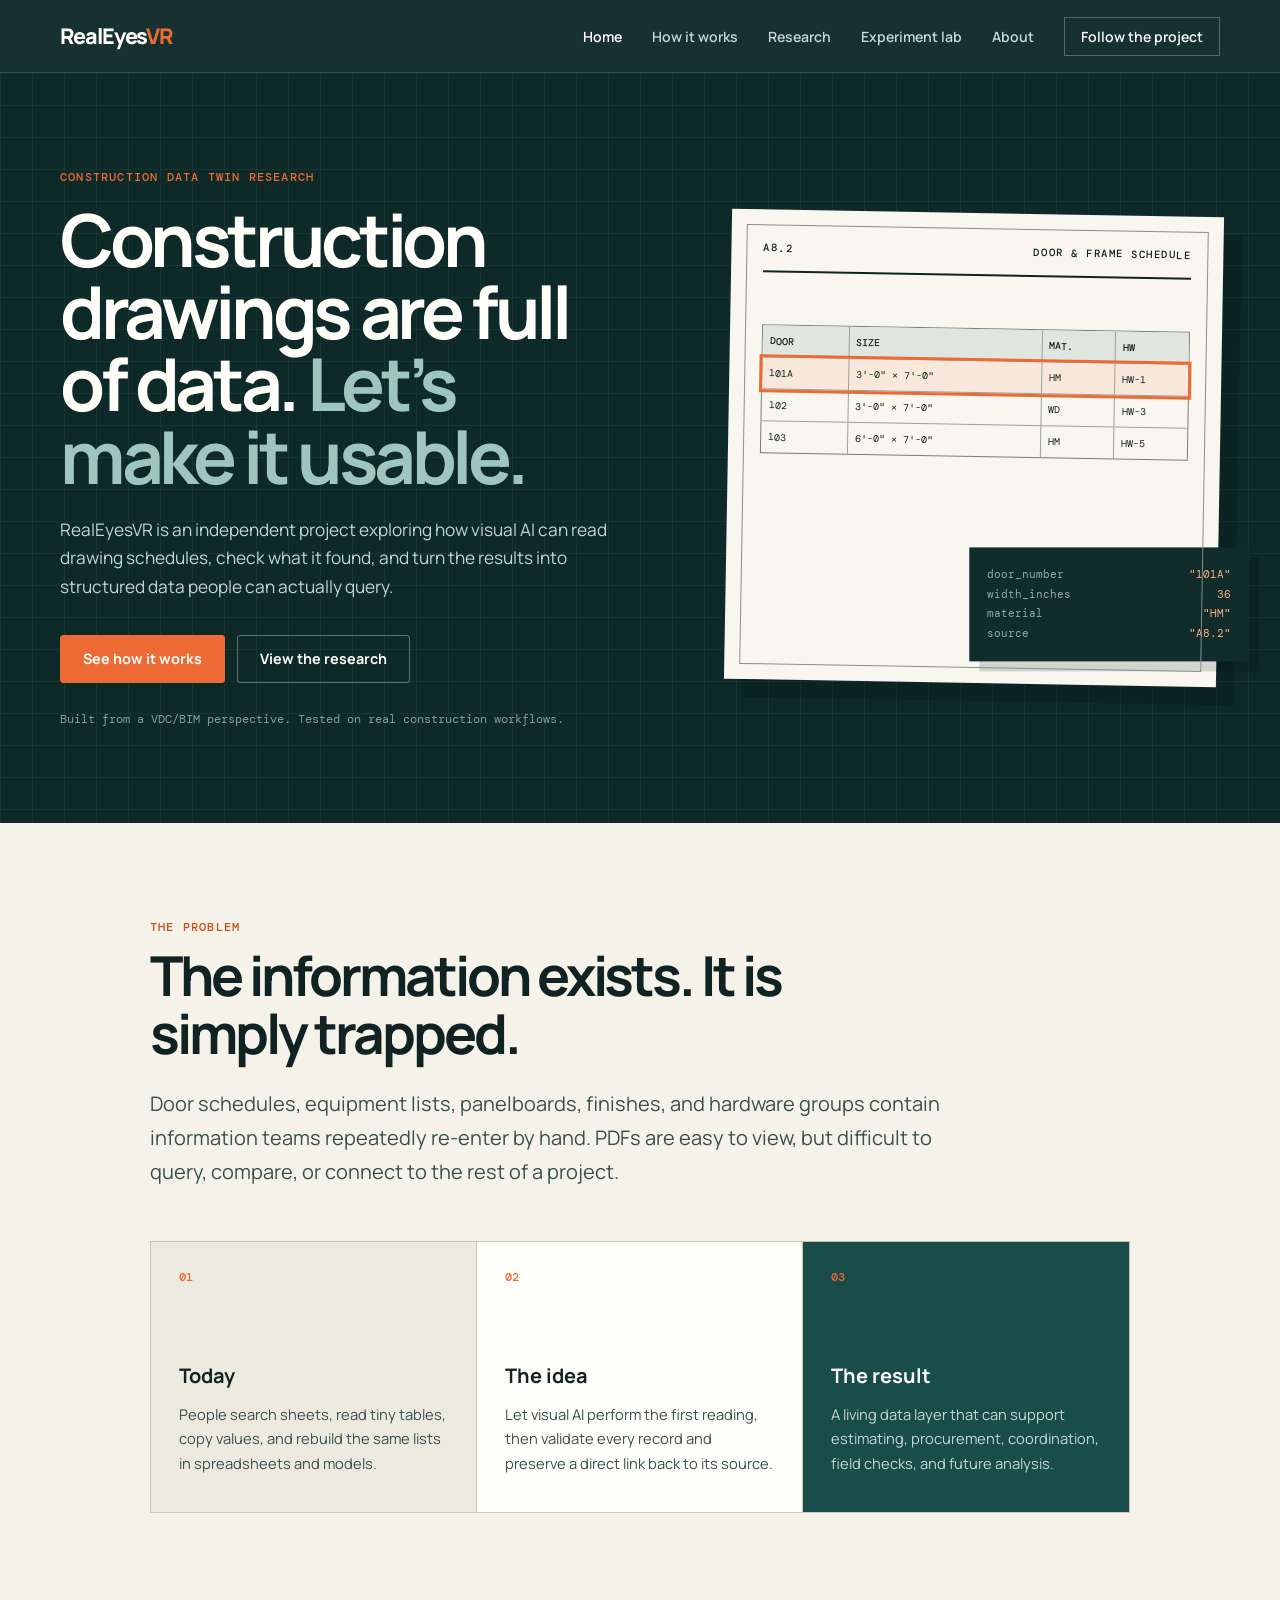
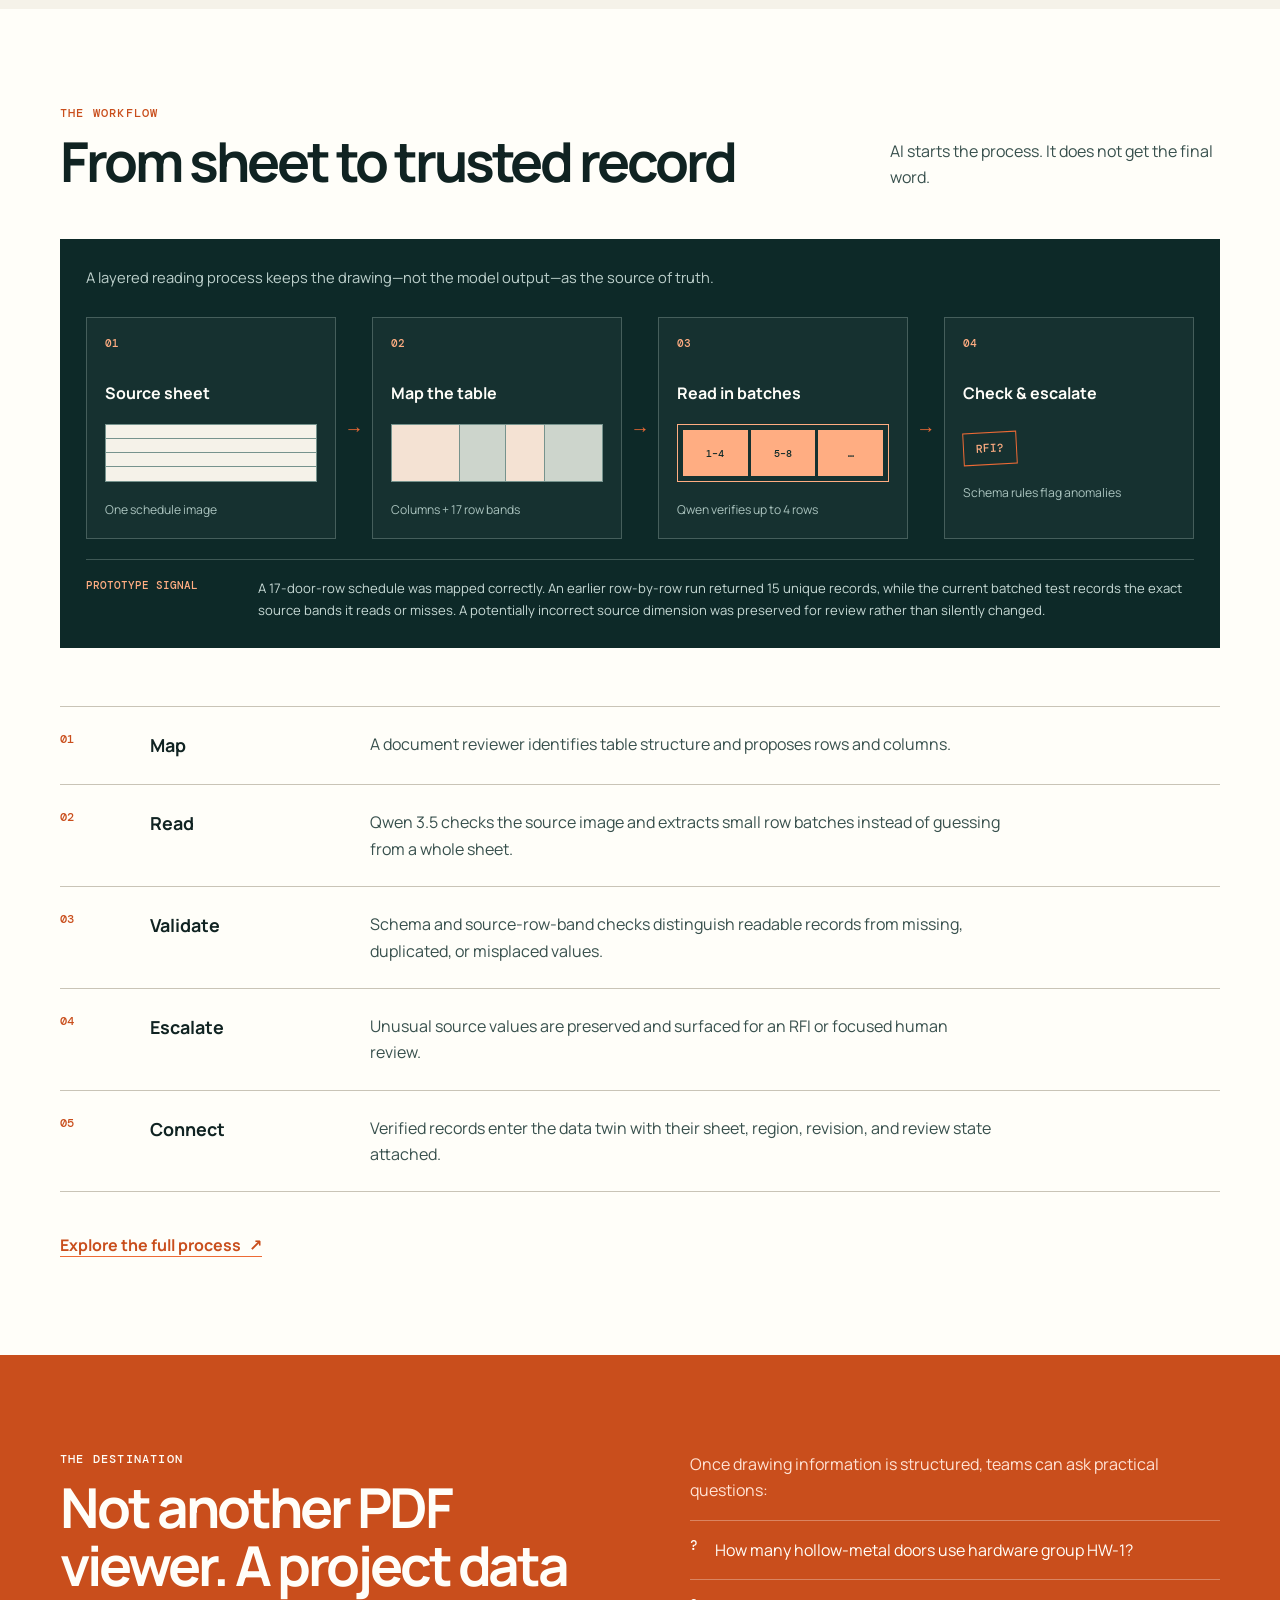
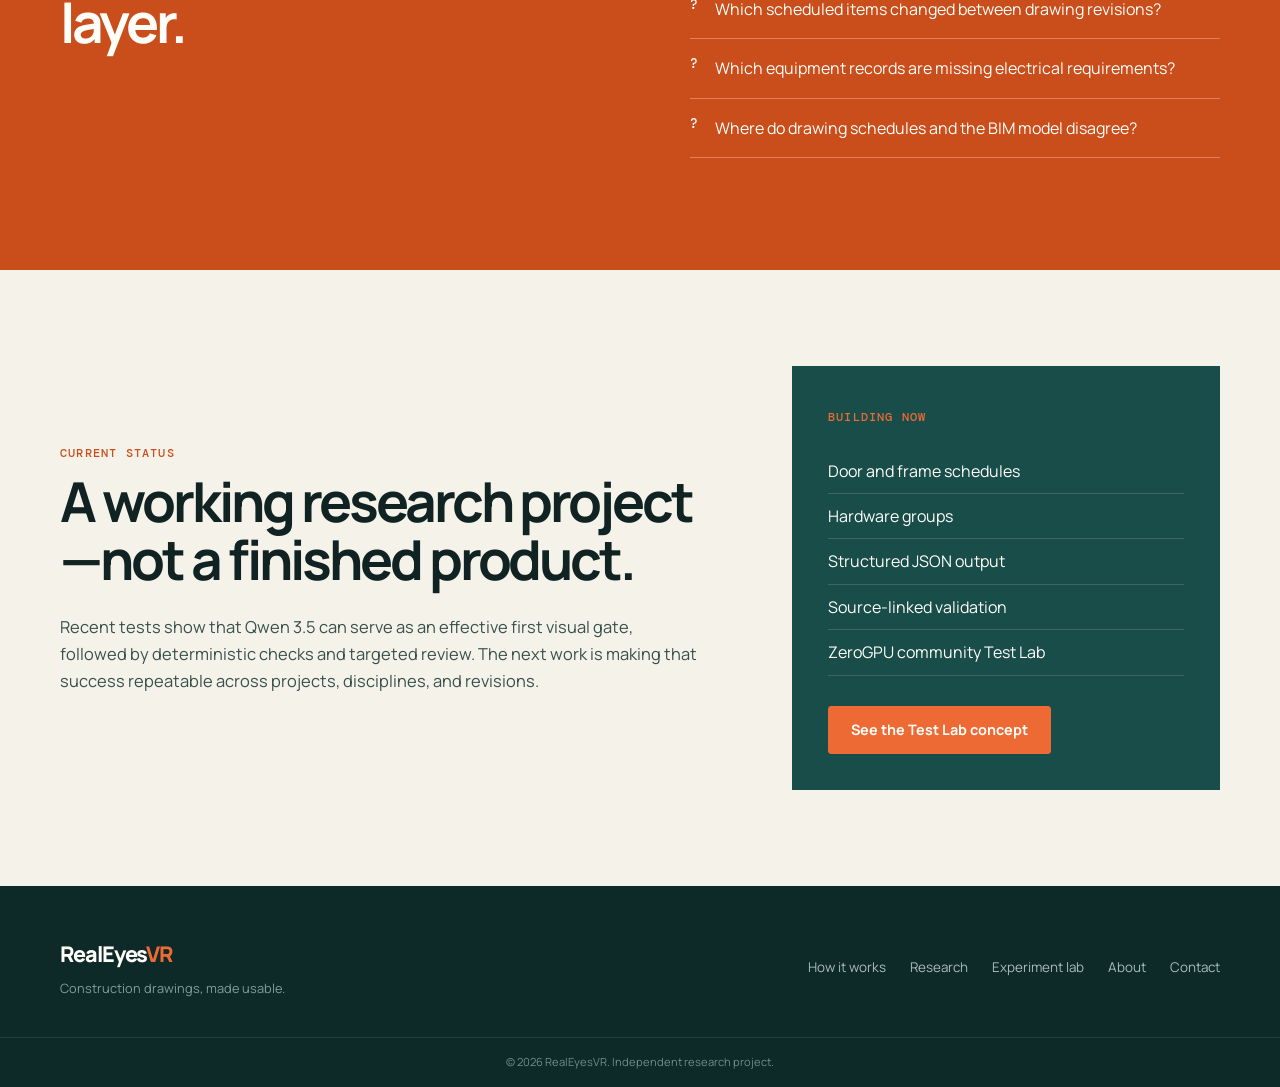
<file: realeyesvr/website/index.html>
<!DOCTYPE html>
<html lang="en">
<head>
  <meta charset="UTF-8" />
  <meta name="viewport" content="width=device-width, initial-scale=1.0" />
  <meta name="description" content="RealEyesVR is an independent construction technology project turning information trapped in drawings into structured, traceable data." />
  <title>RealEyesVR — Construction drawings, made usable</title>
  <link rel="stylesheet" href="css/style.css" />
  <link rel="preconnect" href="https://fonts.googleapis.com" />
  <link rel="preconnect" href="https://fonts.gstatic.com" crossorigin />
  <link href="https://fonts.googleapis.com/css2?family=DM+Mono:wght@400;500&family=Manrope:wght@400;500;600;700;800&display=swap" rel="stylesheet" />
</head>
<body>
  <nav class="nav">
    <div class="nav-inner">
      <a href="index.html" class="logo" aria-label="RealEyesVR home">RealEyes<span>VR</span></a>
      <ul class="nav-links">
        <li><a href="index.html" class="active">Home</a></li>
        <li><a href="services.html">How it works</a></li>
        <li><a href="demos.html">Research</a></li>
        <li><a href="resources.html">Experiment lab</a></li>
        <li><a href="about.html">About</a></li>
        <li><a href="contact.html" class="btn-nav">Follow the project</a></li>
      </ul>
      <button class="hamburger" aria-label="Open navigation" aria-expanded="false">Menu</button>
    </div>
  </nav>

  <main>
    <section class="hero blueprint-grid">
      <div class="hero-inner">
        <p class="eyebrow">Construction data twin research</p>
        <h1>Construction drawings are full of data. <span>Let’s make it usable.</span></h1>
        <p class="hero-sub">RealEyesVR is an independent project exploring how visual AI can read drawing schedules, check what it found, and turn the results into structured data people can actually query.</p>
        <div class="hero-cta">
          <a href="services.html" class="btn-primary">See how it works</a>
          <a href="demos.html" class="btn-secondary">View the research</a>
        </div>
        <p class="hero-note">Built from a VDC/BIM perspective. Tested on real construction workflows.</p>
      </div>

      <div class="sheet-demo" aria-label="Illustration showing a drawing schedule becoming structured data">
        <div class="sheet-top">
          <span>A8.2</span>
          <span>DOOR &amp; FRAME SCHEDULE</span>
        </div>
        <div class="sheet-table">
          <div class="sheet-row sheet-head"><span>DOOR</span><span>SIZE</span><span>MAT.</span><span>HW</span></div>
          <div class="sheet-row selected"><span>101A</span><span>3'-0" × 7'-0"</span><span>HM</span><span>HW-1</span></div>
          <div class="sheet-row"><span>102</span><span>3'-0" × 7'-0"</span><span>WD</span><span>HW-3</span></div>
          <div class="sheet-row"><span>103</span><span>6'-0" × 7'-0"</span><span>HM</span><span>HW-5</span></div>
        </div>
        <div class="data-card">
          <div><span class="key">door_number</span><span class="value">"101A"</span></div>
          <div><span class="key">width_inches</span><span class="value">36</span></div>
          <div><span class="key">material</span><span class="value">"HM"</span></div>
          <div><span class="key">source</span><span class="value">"A8.2"</span></div>
        </div>
      </div>
    </section>

    <section class="section problem-section">
      <div class="container narrow">
        <p class="section-kicker">The problem</p>
        <h2 class="display-title">The information exists. It is simply trapped.</h2>
        <p class="lead">Door schedules, equipment lists, panelboards, finishes, and hardware groups contain information teams repeatedly re-enter by hand. PDFs are easy to view, but difficult to query, compare, or connect to the rest of a project.</p>
        <div class="contrast-grid">
          <div class="contrast-card muted">
            <span class="card-number">01</span>
            <h3>Today</h3>
            <p>People search sheets, read tiny tables, copy values, and rebuild the same lists in spreadsheets and models.</p>
          </div>
          <div class="contrast-card">
            <span class="card-number">02</span>
            <h3>The idea</h3>
            <p>Let visual AI perform the first reading, then validate every record and preserve a direct link back to its source.</p>
          </div>
          <div class="contrast-card accent">
            <span class="card-number">03</span>
            <h3>The result</h3>
            <p>A living data layer that can support estimating, procurement, coordination, field checks, and future analysis.</p>
          </div>
        </div>
      </div>
    </section>

    <section class="section workflow-section">
      <div class="container">
        <div class="section-heading-row">
          <div>
            <p class="section-kicker">The workflow</p>
            <h2 class="display-title">From sheet to trusted record</h2>
          </div>
          <p>AI starts the process. It does not get the final word.</p>
        </div>
        <figure class="evidence-flow" aria-labelledby="evidence-flow-title">
          <figcaption id="evidence-flow-title">A layered reading process keeps the drawing—not the model output—as the source of truth.</figcaption>
          <div class="evidence-flow-track">
            <article class="flow-stage source-stage"><span class="flow-index">01</span><h3>Source sheet</h3><div class="micro-schedule"><i></i><i></i><i></i><i></i></div><p>One schedule image</p></article>
            <span class="flow-arrow" aria-hidden="true">→</span>
            <article class="flow-stage map-stage"><span class="flow-index">02</span><h3>Map the table</h3><div class="column-map"><i></i><i></i><i></i><i></i></div><p>Columns + 17 row bands</p></article>
            <span class="flow-arrow" aria-hidden="true">→</span>
            <article class="flow-stage extract-stage"><span class="flow-index">03</span><h3>Read in batches</h3><div class="row-batches"><i>1–4</i><i>5–8</i><i>…</i></div><p>Qwen verifies up to 4 rows</p></article>
            <span class="flow-arrow" aria-hidden="true">→</span>
            <article class="flow-stage check-stage"><span class="flow-index">04</span><h3>Check &amp; escalate</h3><div class="rfi-flag">RFI?</div><p>Schema rules flag anomalies</p></article>
          </div>
          <div class="evidence-flow-note"><span>Prototype signal</span><p>A 17-door-row schedule was mapped correctly. An earlier row-by-row run returned 15 unique records, while the current batched test records the exact source bands it reads or misses. A potentially incorrect source dimension was preserved for review rather than silently changed.</p></div>
        </figure>
        <ol class="pipeline">
          <li><span>01</span><div><h3>Map</h3><p>A document reviewer identifies table structure and proposes rows and columns.</p></div></li>
          <li><span>02</span><div><h3>Read</h3><p>Qwen 3.5 checks the source image and extracts small row batches instead of guessing from a whole sheet.</p></div></li>
          <li><span>03</span><div><h3>Validate</h3><p>Schema and source-row-band checks distinguish readable records from missing, duplicated, or misplaced values.</p></div></li>
          <li><span>04</span><div><h3>Escalate</h3><p>Unusual source values are preserved and surfaced for an RFI or focused human review.</p></div></li>
          <li><span>05</span><div><h3>Connect</h3><p>Verified records enter the data twin with their sheet, region, revision, and review state attached.</p></div></li>
        </ol>
        <a href="services.html" class="text-link">Explore the full process <span>↗</span></a>
      </div>
    </section>

    <section class="section outcome-section">
      <div class="container outcome-grid">
        <div>
          <p class="section-kicker light">The destination</p>
          <h2 class="display-title light">Not another PDF viewer. A project data layer.</h2>
        </div>
        <div class="query-list">
          <p>Once drawing information is structured, teams can ask practical questions:</p>
          <ul>
            <li>How many hollow-metal doors use hardware group HW-1?</li>
            <li>Which scheduled items changed between drawing revisions?</li>
            <li>Which equipment records are missing electrical requirements?</li>
            <li>Where do drawing schedules and the BIM model disagree?</li>
          </ul>
        </div>
      </div>
    </section>

    <section class="section status-section">
      <div class="container status-grid">
        <div>
          <p class="section-kicker">Current status</p>
          <h2 class="display-title">A working research project—not a finished product.</h2>
          <p class="lead-small">Recent tests show that Qwen 3.5 can serve as an effective first visual gate, followed by deterministic checks and targeted review. The next work is making that success repeatable across projects, disciplines, and revisions.</p>
        </div>
        <div class="status-card">
          <span class="status-label">Building now</span>
          <ul>
            <li>Door and frame schedules</li>
            <li>Hardware groups</li>
            <li>Structured JSON output</li>
            <li>Source-linked validation</li>
            <li>ZeroGPU community Test Lab</li>
          </ul>
          <a href="demos.html#test-lab" class="btn-primary">See the Test Lab concept</a>
        </div>
      </div>
    </section>
  </main>

  <footer class="footer">
    <div class="container footer-inner">
      <div class="footer-brand"><a href="index.html" class="logo">RealEyes<span>VR</span></a><p>Construction drawings, made usable.</p></div>
      <div class="footer-links"><a href="services.html">How it works</a><a href="demos.html">Research</a><a href="resources.html">Experiment lab</a><a href="about.html">About</a><a href="contact.html">Contact</a></div>
    </div>
    <div class="footer-bottom"><p>&copy; 2026 RealEyesVR. Independent research project.</p></div>
  </footer>
  <script src="js/nav.js"></script>
</body>
</html>
</file>
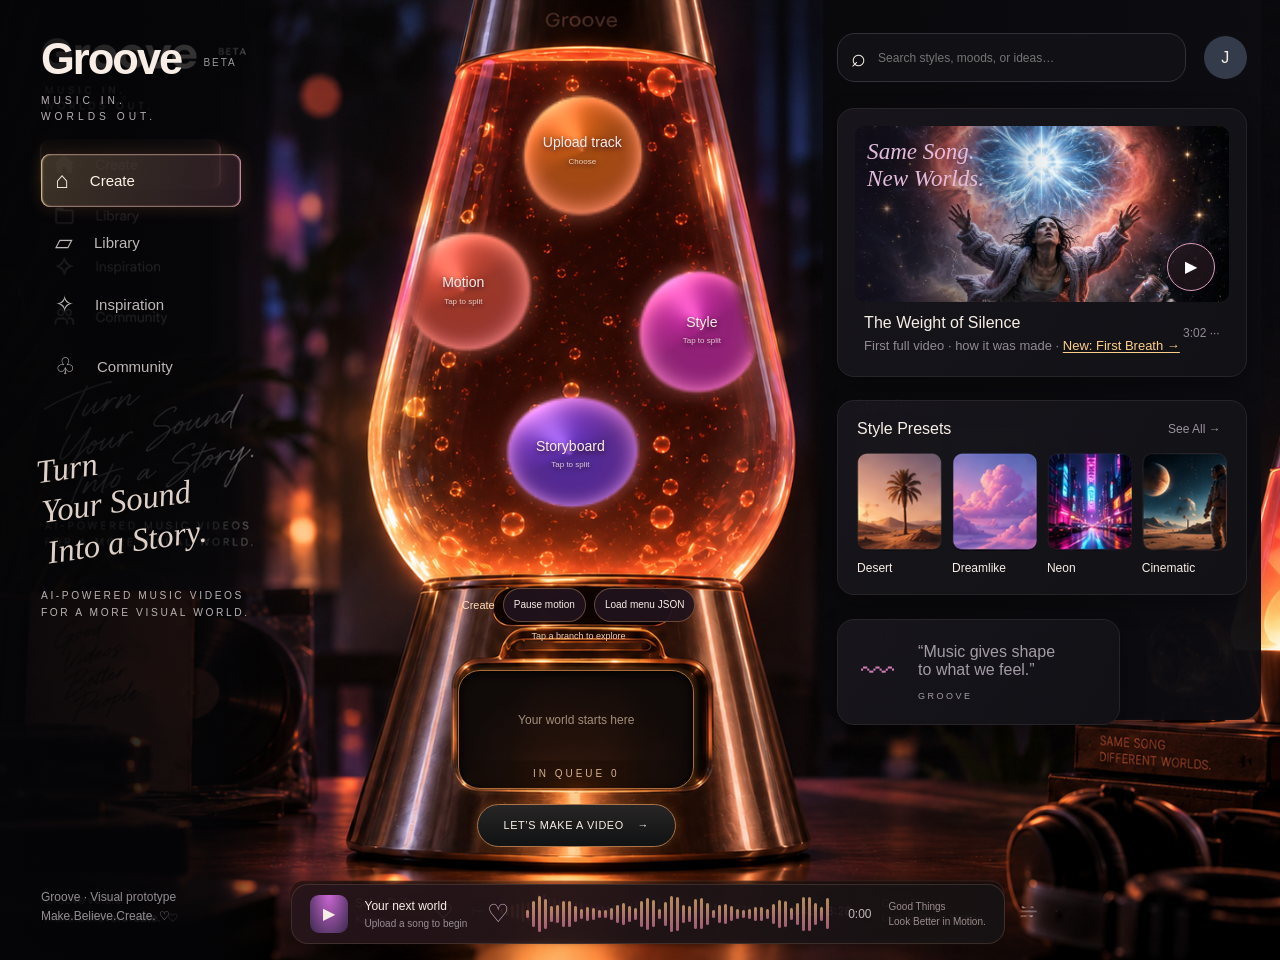
<file: realeyesvr/website/groove/index.html>
<!doctype html>
<html lang="en">
<head>
  <meta charset="utf-8"><meta name="viewport" content="width=device-width,initial-scale=1">
  <title>Groove — Music in. Worlds out.</title>
  <meta name="description" content="An interactive lava lamp music video concept.">
  <link rel="stylesheet" href="style.css">
</head>
<body>
<main class="scene">
  <aside class="sidebar">
    <a class="brand" href="./">Groove <small>BETA</small></a><p class="tagline">MUSIC IN.<br>WORLDS OUT.</p>
    <nav aria-label="Main"><button class="nav active" data-panel="Create">⌂ <span>Create</span></button><button class="nav" data-panel="Library">▱ <span>Library</span></button><button class="nav" data-panel="Inspiration">✧ <span>Inspiration</span></button><button class="nav" data-panel="Community">♧ <span>Community</span></button></nav>
    <p class="manifesto">Turn<br>Your Sound<br>Into a Story.</p><p class="caption">AI-POWERED MUSIC VIDEOS<br>FOR A MORE VISUAL WORLD.</p>
    <p class="version">Groove · Visual prototype<br>Make.Believe.Create. ♡</p>
  </aside>
  <section class="lamp" aria-label="Create your music video">
    <div class="liquid"><div class="heat"></div><div id="bubbles" aria-hidden="true"></div></div>
    <button class="blob upload orange" id="upload"><span class="symbol">♫</span><span id="upload-label">Upload<br>Track</span></button>
    <button class="blob style pink" id="style" aria-expanded="true"><span class="symbol">✦</span>Style</button>
    <button class="blob storyboard purple" data-panel="Storyboard"><span class="symbol">▣</span>Storyboard</button>
    <button class="blob motion coral" id="motion"><span class="symbol">╂</span>Motion</button>
    <div class="presets" id="presets"><button class="blob mini desert gold" data-style="Desert">✧<br>Desert</button><button class="blob mini dream pink" data-style="Dreamlike">✧<br>Dreamlike</button><button class="blob mini neon blue" data-style="Neon">✧<br>Neon</button><button class="blob mini cinema coral" data-style="Cinematic">✧<br>Cinematic</button></div>
    <section class="queue" aria-label="Selected video ingredients"><div id="queue-items"><span class="empty">Your world starts here</span></div><span class="queue-label">IN QUEUE <span id="count">0</span></span></section>
    <button class="create" id="create">LET’S MAKE A VIDEO <span>→</span></button>
  </section>
  <aside class="right">
    <div class="search"><label><span>⌕</span><input id="search" placeholder="Search styles, moods, or ideas…" aria-label="Search styles"></label><span class="avatar">J</span></div>
    <section class="card feature showcase"><div class="feature-art"><span class="script">Same Song.<br>New Worlds.</span><a class="play-preview" href="weight-of-silence/" aria-label="Watch The Weight of Silence">▶</a></div><div class="feature-info"><div>The Weight of Silence<small>First full video · how it was made · <a class="new-link" href="first-breath/">New: First Breath →</a></small></div><span>3:02 ···</span></div></section>
    <section class="card styles"><div class="section-title">Style Presets<button id="see-all">See All →</button></div><div class="tiles"><button data-style="Desert"><span class="tile t-desert"></span>Desert</button><button data-style="Dreamlike"><span class="tile t-dream"></span>Dreamlike</button><button data-style="Neon"><span class="tile t-neon"></span>Neon</button><button data-style="Cinematic"><span class="tile t-cinema"></span>Cinematic</button></div><p id="no-results" hidden>No matching styles. Try “Neon”.</p></section>
    <section class="card quote"><span>〰</span><div>“Music gives shape<br>to what we feel.”<small>G R O O V E</small></div></section>
  </aside>
  <footer class="player"><button id="play" aria-label="Play uploaded track">▶</button><div class="track"><strong id="track-name">Your next world</strong><small id="track-artist">Upload a song to begin</small></div><span class="heart">♡</span><div class="wave" id="wave" aria-hidden="true"></div><span id="time">0:00</span><span class="player-copy">Good Things<br>Look Better in Motion.</span></footer>
</main>
<input id="file" type="file" accept="audio/*" hidden><audio id="audio"></audio>
<div class="toast" id="toast" role="status"></div>
<dialog id="dialog"><button class="close" aria-label="Close">×</button><p class="eyebrow">GROOVE · CONCEPT STUDIO</p><h1 id="dialog-title"></h1><div id="dialog-body"></div><button class="dialog-done">Back to the lamp →</button></dialog>
<script src="config.js"></script>
<script src="app.js"></script>
<script type="application/json" id="lamp-menu">
{
  "name": "Create",
  "children": [
    { "id": "upload", "name": "Upload track", "color": "amber", "action": { "type": "upload" } },
    { "id": "style", "name": "Style", "color": "pink", "children": [
      { "name": "Desert", "action": { "type": "style", "value": "Desert" } },
      { "name": "Dreamlike", "color": "pink", "action": { "type": "style", "value": "Dreamlike" } },
      { "name": "Neon", "color": "purple", "action": { "type": "style", "value": "Neon" } },
      { "name": "Cinematic", "color": "coral", "action": { "type": "style", "value": "Cinematic" } }
    ] },
    { "id": "storyboard", "name": "Storyboard", "color": "purple", "children": [
      { "name": "Opening", "action": { "type": "dialog", "text": "Upload and analyze a track to build its real beat-aligned opening." } },
      { "name": "Verse", "action": { "type": "dialog", "text": "The analyzed storyboard places editable visual prompts against the track timeline." } },
      { "name": "Chorus", "action": { "type": "dialog", "text": "Review the animatic before explicitly approving any paid Runway shots." } }
    ] },
    { "id": "motion", "name": "Motion", "color": "coral", "children": [
      { "name": "Add motion", "action": { "type": "motion", "value": true } },
      { "name": "Still world", "color": "amber", "action": { "type": "motion", "value": false } }
    ] }
  ]
}
</script>
<script src="lava.js"></script>
</body>
</html>
</file>
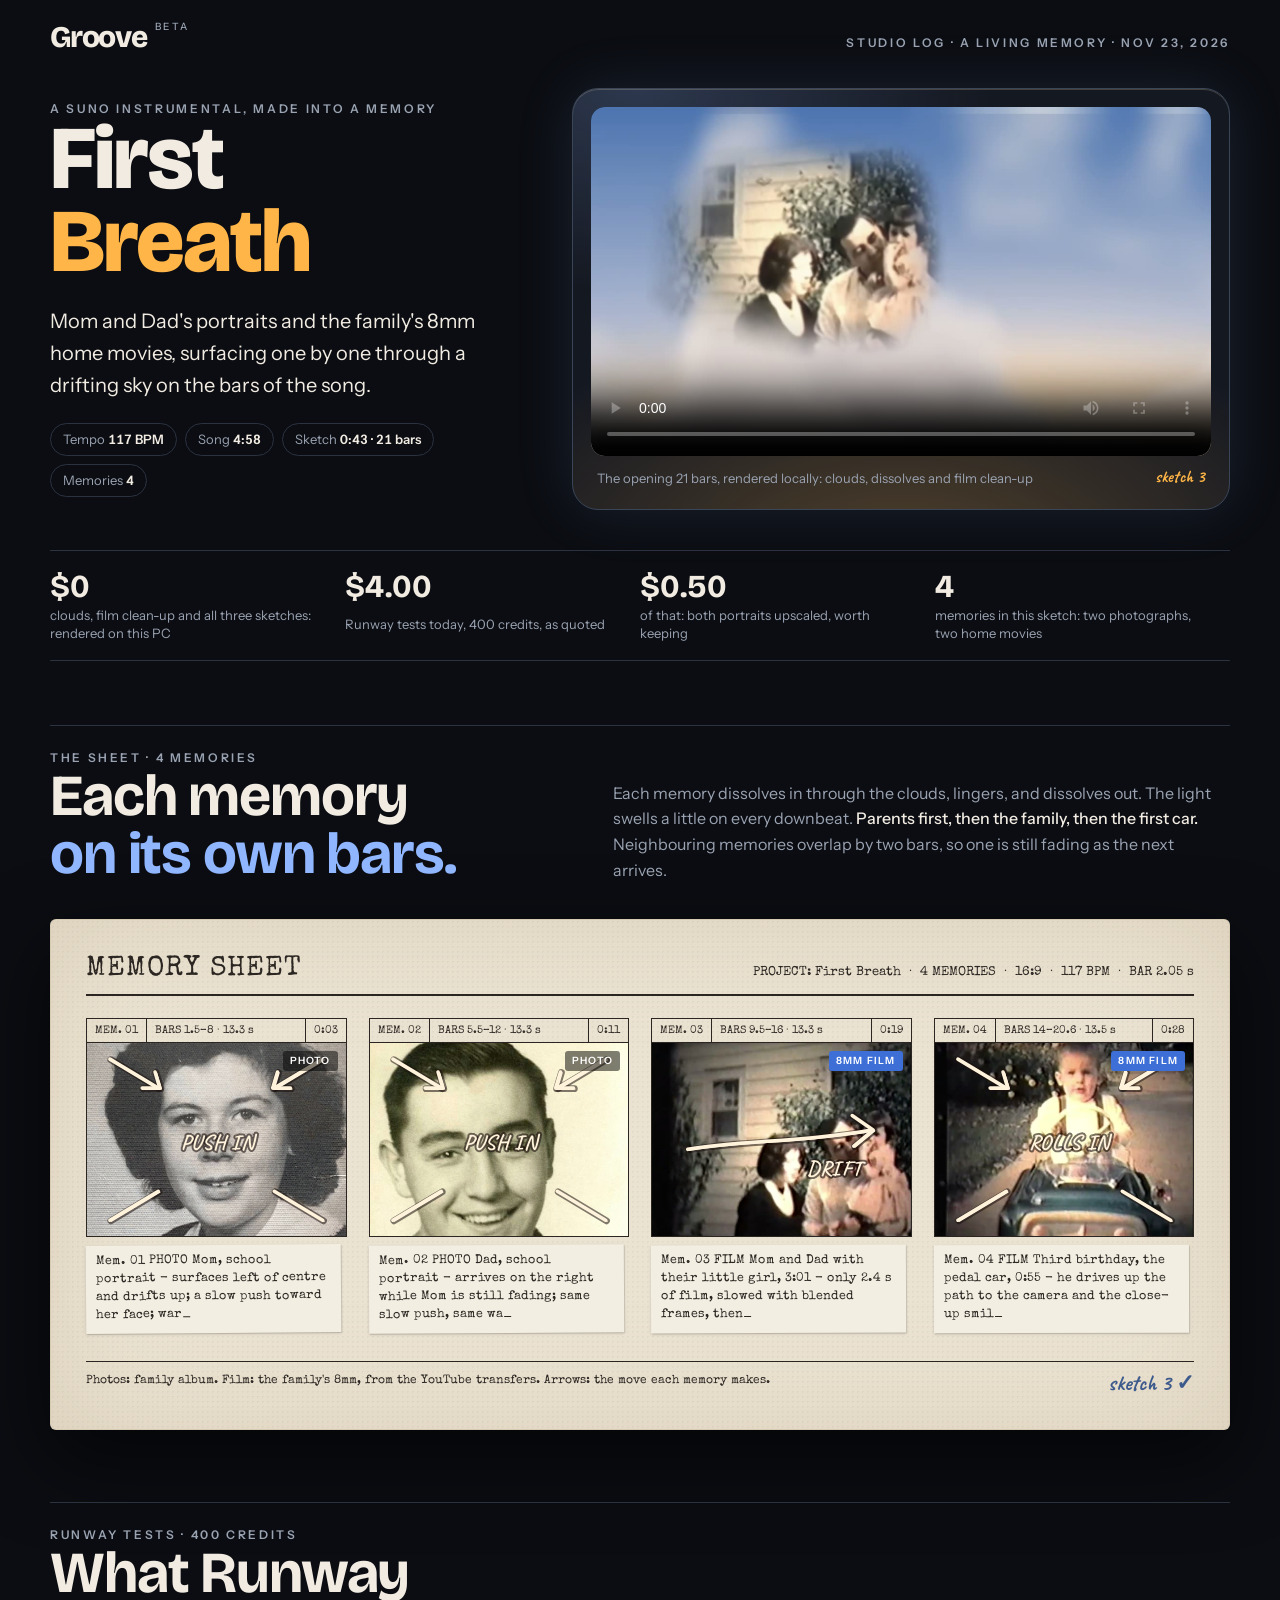
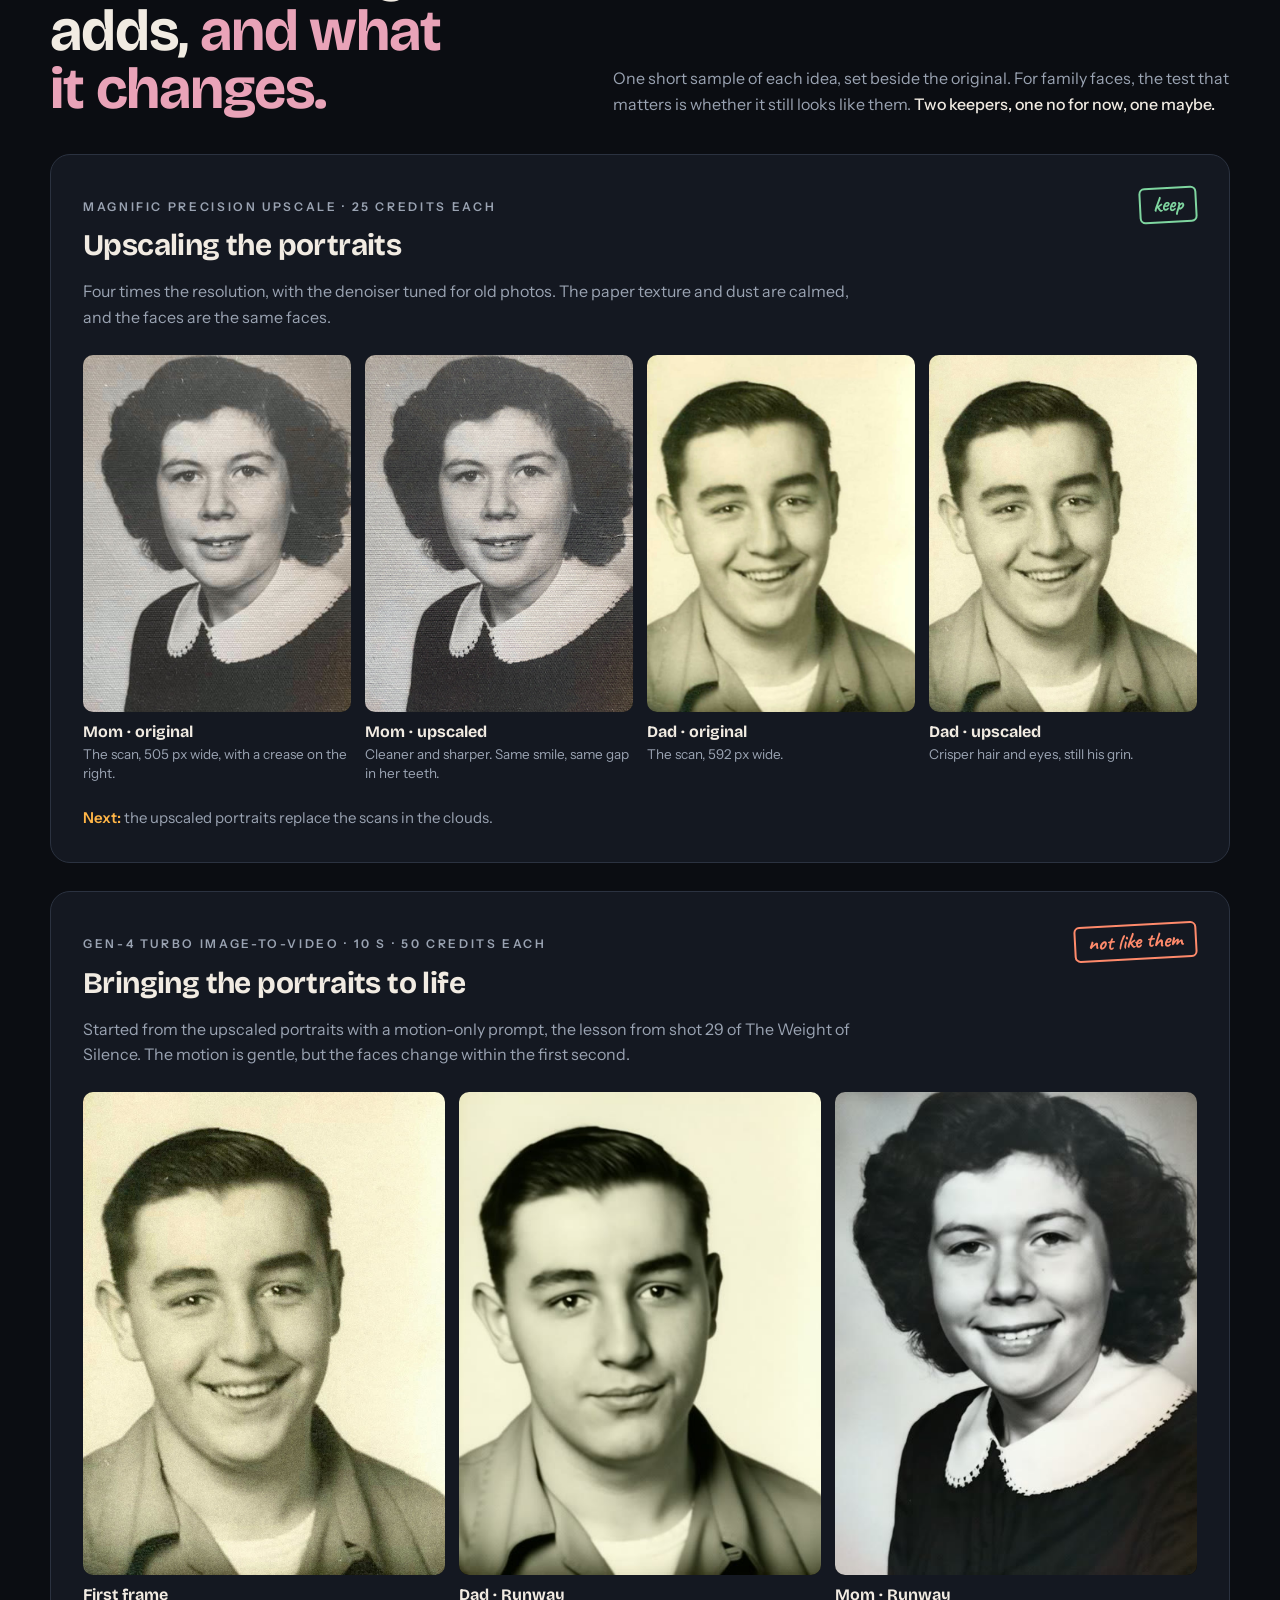
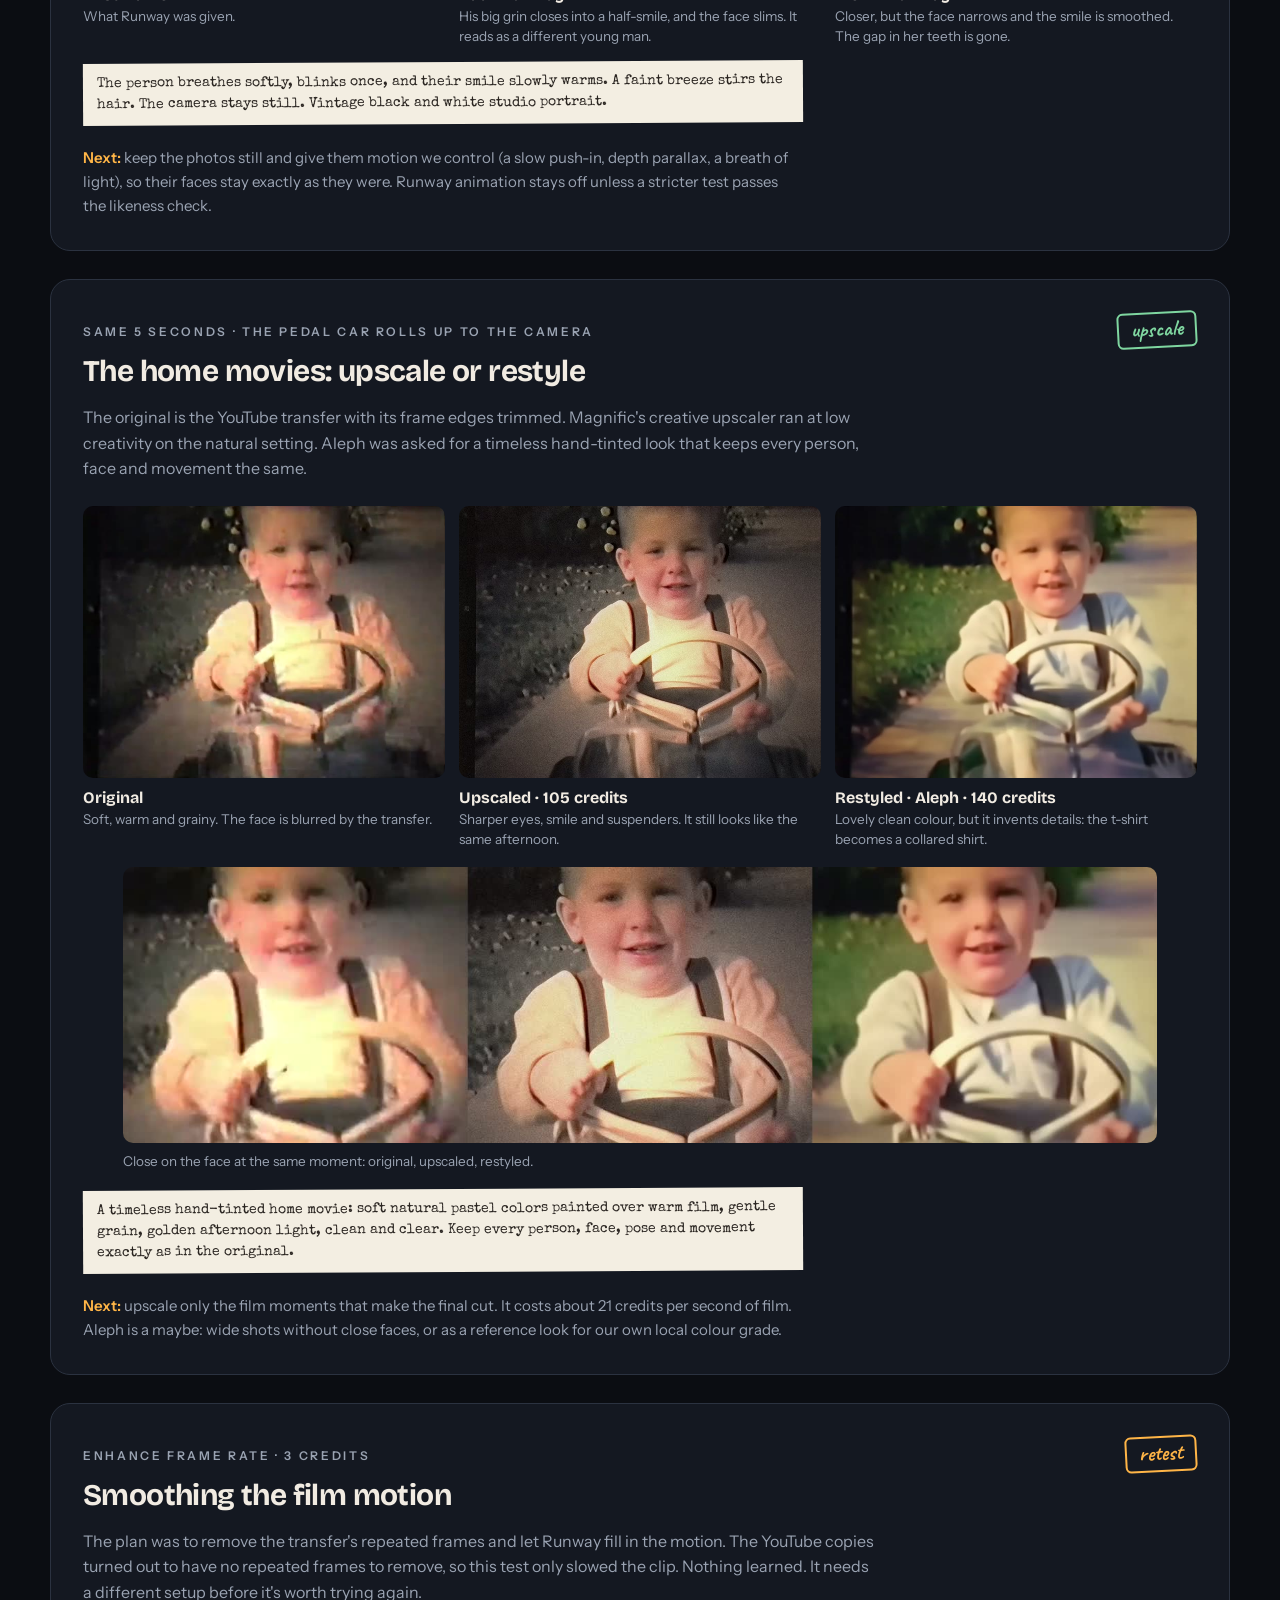
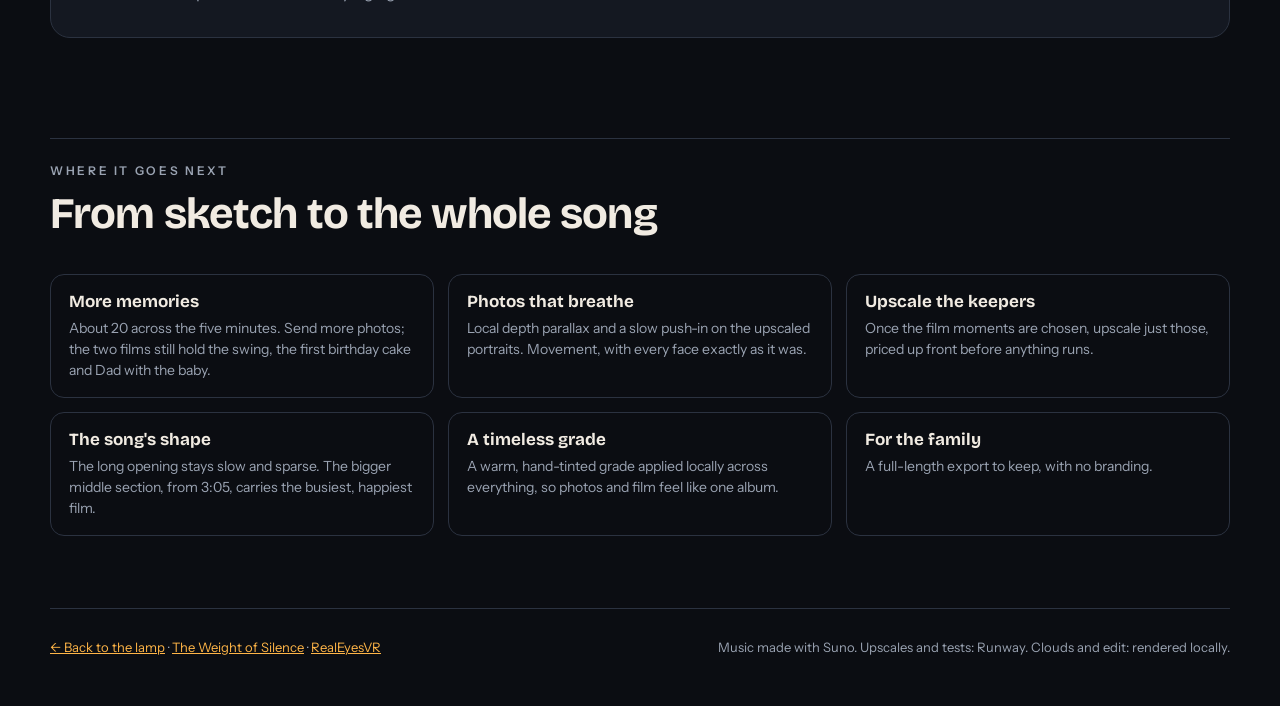
<file: realeyesvr/website/groove/first-breath/index.html>
<!doctype html>
<html lang="en">
<head>
<meta charset="utf-8">
<meta name="viewport" content="width=device-width, initial-scale=1, viewport-fit=cover">
<title>First Breath · Groove</title>
<meta name="description" content="A Suno instrumental made into a living memory: family portraits and 8mm home movies surfacing through clouds on the beat, and what Runway adds or changes.">
<meta property="og:title" content="First Breath · Groove">
<meta property="og:description" content="Family portraits and 8mm home movies surfacing through clouds, on the bars of a Suno song.">
<meta property="og:image" content="poster.jpg">
<link rel="preconnect" href="https://fonts.googleapis.com">
<link rel="preconnect" href="https://fonts.gstatic.com" crossorigin>
<link rel="stylesheet" href="https://fonts.googleapis.com/css2?family=Bricolage+Grotesque:opsz,wght@12..96,400;12..96,700;12..96,800&family=Instrument+Sans:wght@400;500;600&family=Special+Elite&family=Caveat:wght@600;700&display=swap">
<style>
/* Layout: the same studio log as The Weight of Silence, in dusk instead of lava-lamp:
   finished sketch first, then the memory sheet pinned to the dark wall, then the Runway tests. */
:root {
  color-scheme: dark;
  --ink: #0b0d12;          /* dusk black, faintly blue */
  --glass: #141821;
  --line: #2b3240;
  --pearl: #f1ebe2;
  --muted: #9aa3b2;
  --amber: #ffb547;        /* late light */
  --sky: #8fb6ff;          /* the clouds' blue */
  --rose: #e9a3b8;
  --paper: #ebe3d2;
  --paper-edge: #d6cab2;
  --slip: #f3eee2;
  --typed: #2b2622;
  --marker: #fff3dc;
  --keep: #7fd6a0;
  --stop: #ff8a6b;
  --display: "Bricolage Grotesque", "Arial Narrow", Arial, sans-serif;
  --body: "Instrument Sans", "Segoe UI", Helvetica, Arial, sans-serif;
  --typewriter: "Special Elite", "Courier New", Courier, monospace;
  --hand: "Caveat", "Segoe Print", "Comic Sans MS", cursive;
}
* { box-sizing: border-box }
body {
  margin: 0; background: var(--ink); color: var(--pearl);
  font: 400 16px/1.6 var(--body);
  padding-left: max(16px, env(safe-area-inset-left, 0px));
  padding-right: max(16px, env(safe-area-inset-right, 0px));
  overflow-x: hidden;
}
.wrap { max-width: 1180px; margin: 0 auto }
h1, h2, h3 { font-family: var(--display); text-wrap: balance; margin: 0; letter-spacing: -0.02em }
p { margin: 0 }
.eyebrow { font: 600 12px/1.4 var(--body); letter-spacing: .22em; text-transform: uppercase; color: var(--muted) }
:focus-visible { outline: 2px solid var(--amber); outline-offset: 3px }

.mast { display: flex; justify-content: space-between; align-items: baseline; gap: 16px; padding-block: 22px 8px; flex-wrap: wrap }
.brand { font: 800 30px/1 var(--display); letter-spacing: -0.04em }
.brand small { font: 500 10px/1 var(--body); letter-spacing: .25em; color: var(--muted); vertical-align: top; margin-left: 8px }

.hero { display: grid; grid-template-columns: minmax(0, 5fr) minmax(0, 7fr); gap: clamp(20px, 4vw, 56px); align-items: center; padding-block: 28px 40px }
.hero h1 { font-size: clamp(46px, 7vw, 92px); line-height: .92; font-weight: 800 }
.hero h1 span { display: block; color: var(--amber) }
.logline { font-size: clamp(17px, 1.6vw, 20px); margin-top: 22px; max-width: 36ch }
.facts { display: flex; flex-wrap: wrap; gap: 8px; margin-top: 22px }
.fact { border: 1px solid var(--line); border-radius: 999px; padding: 5px 12px; font-size: 13px; color: var(--muted); font-variant-numeric: tabular-nums }
.fact b { color: var(--pearl); font-weight: 600 }
.screen { position: relative; margin: 0; border-radius: 26px; padding: clamp(10px, 1.6vw, 18px);
  background: radial-gradient(120% 90% at 50% 110%, #ffb54740, transparent 60%), radial-gradient(90% 80% at 10% 0%, #8fb6ff33, transparent 60%), var(--glass);
  border: 1px solid #3a4558; box-shadow: 0 0 60px #8fb6ff1f, inset 0 1px 0 #ffe2b033 }
.screen video { display: block; width: 100%; aspect-ratio: 16/9; border-radius: 14px; background: #000 }
.screen figcaption { display: flex; justify-content: space-between; gap: 12px; flex-wrap: wrap; font-size: 13px; color: var(--muted); padding: 12px 6px 2px }
.made { font: 700 17px/1 var(--hand); color: var(--amber) }

.spend { display: grid; grid-template-columns: repeat(4, minmax(0, 1fr)); border-block: 1px solid var(--line); margin-bottom: 64px }
.spend div { padding: 18px 16px 18px 0; display: grid; gap: 2px }
.spend b { font: 700 clamp(22px, 2.6vw, 32px)/1.1 var(--display); font-variant-numeric: tabular-nums }
.spend small { color: var(--muted); font-size: 13px; line-height: 1.4 }

.slice { padding-block: 24px 72px; border-top: 1px solid var(--line) }
.slice-head { display: grid; grid-template-columns: minmax(0, 1fr) minmax(0, 1.2fr); gap: 16px 48px; align-items: end; margin-bottom: 36px }
.slice-head h2 { font-size: clamp(34px, 4.6vw, 58px); line-height: 1 }
.slice-head h2 em { font-style: normal; color: var(--c, var(--amber)) }
.slice-head p { color: var(--muted); max-width: 60ch }
.slice-head p b { color: var(--pearl); font-weight: 500 }
#sheet-s { --c: var(--sky) } #tests { --c: var(--rose) }

/* the memory sheet */
.sheet { background: var(--paper); color: var(--typed); border-radius: 6px; padding: clamp(16px, 3vw, 36px);
  box-shadow: 0 30px 80px #0009, inset 0 0 0 1px var(--paper-edge), inset 0 0 120px #b9a98a55;
  background-image: radial-gradient(#0000000a 1px, transparent 1px); background-size: 5px 5px }
.sheet-head { display: flex; justify-content: space-between; align-items: baseline; gap: 12px 24px; flex-wrap: wrap; border-bottom: 2px solid var(--typed); padding-bottom: 10px; margin-bottom: 22px; font-family: var(--typewriter) }
.sheet-head strong { font: 400 clamp(20px, 2.6vw, 28px)/1 var(--typewriter); letter-spacing: .04em }
.sheet-head span { font-size: 13px }
.cards { display: grid; grid-template-columns: repeat(4, minmax(0, 1fr)); gap: 30px 22px }
.card { display: grid; align-content: start }
.card-top { display: grid; grid-template-columns: auto 1fr auto; font: 400 11px/1 var(--typewriter); border: 1.5px solid var(--typed); border-bottom: 0 }
.card-top span { padding: 6px 8px; white-space: nowrap; overflow: hidden; text-overflow: ellipsis }
.card-top span + span { border-left: 1.5px solid var(--typed) }
.frame { position: relative; border: 1.5px solid var(--typed); background: #111; aspect-ratio: 4/3; overflow: hidden }
.frame img { display: block; width: 100%; height: 100%; object-fit: cover; object-position: 50% 25%; filter: saturate(.92) contrast(1.02) }
.frame svg { position: absolute; inset: 0; width: 100%; height: 100%; pointer-events: none; overflow: visible }
.frame .stroke { fill: none; stroke: var(--marker); stroke-linecap: round; stroke-linejoin: round }
.frame .under { fill: none; stroke: #1a0f0c; stroke-opacity: .55; stroke-linecap: round; stroke-linejoin: round }
.frame svg text { font: 700 13px var(--hand); fill: var(--marker); paint-order: stroke; stroke: #1a0f0c; stroke-width: 2.4px; stroke-opacity: .6; letter-spacing: .03em }
.card.drawing .stroke, .card.drawing .under { stroke-dasharray: 1; animation: draw 1.1s cubic-bezier(.6, .05, .3, 1) both }
.card.drawing svg text { animation: fade .5s .8s both }
@keyframes draw { from { stroke-dashoffset: 1 } to { stroke-dashoffset: 0 } }
@keyframes fade { from { opacity: 0 } }
.tag { position: absolute; top: 8px; right: 8px; font: 600 10px/1 var(--body); letter-spacing: .12em; text-transform: uppercase; padding: 5px 7px; border-radius: 3px; color: #fff }
.tag.photo { background: #00000080 } .tag.film { background: #3d6fd6 }
.slip { font: 400 12.5px/1.45 var(--typewriter); background: var(--slip); margin: 8px 6px 0 0; padding: 7px 10px 8px; box-shadow: 1px 1px 0 #0000001a, 0 1px 3px #0000002a; rotate: var(--tilt, -0.4deg); min-height: 6em }
.slip .caret { display: inline-block; width: .55em; border-bottom: 1.5px solid var(--typed); animation: blink .7s steps(1) infinite; margin-left: 1px }
@keyframes blink { 50% { opacity: 0 } }
.sheet-foot { margin-top: 28px; font: 400 12px/1.5 var(--typewriter); display: flex; justify-content: space-between; gap: 12px; flex-wrap: wrap; border-top: 1.5px solid var(--typed); padding-top: 10px }
.sig { font: 700 22px/1 var(--hand); color: #3d5a8c }

/* tests */
.test { background: var(--glass); border: 1px solid var(--line); border-radius: 20px; padding: clamp(18px, 3vw, 32px); margin-bottom: 28px }
.test-head { display: flex; justify-content: space-between; align-items: baseline; gap: 8px 20px; flex-wrap: wrap }
.test h3 { font-size: clamp(22px, 2.4vw, 30px); margin: 6px 0 10px }
.test > p { color: var(--muted); max-width: 72ch }
.stamp { font: 700 22px/1 var(--hand); padding: 4px 12px 6px; border: 2px solid currentColor; border-radius: 6px; rotate: -3deg; white-space: nowrap }
.stamp.keep { color: var(--keep) } .stamp.stop { color: var(--stop) } .stamp.maybe { color: var(--amber) }
.row { display: grid; grid-template-columns: repeat(var(--n, 3), minmax(0, 1fr)); gap: 14px; margin-top: 24px }
.row figure { margin: 0; display: grid; gap: 10px; align-content: start }
.row img, .row video { width: 100%; display: block; border-radius: 10px; background: #000 }
.row.portrait img, .row.portrait video { aspect-ratio: 3/4; object-fit: cover; object-position: 50% 20% }
.row.film video, .row.film img { aspect-ratio: 4/3; object-fit: cover }
.row figcaption { font-size: 13.5px; color: var(--muted); line-height: 1.45 }
.row figcaption b { display: block; color: var(--pearl); font: 700 16px/1.3 var(--display); margin-bottom: 2px }
.wide { margin-top: 18px; display: grid; gap: 8px }
.wide img { width: 100%; border-radius: 10px; display: block }
.wide figcaption { font-size: 13.5px; color: var(--muted) }
.verdict { margin-top: 22px; font-size: 15px; max-width: 76ch }
.verdict b { color: var(--amber); font-weight: 600 }
.test > p.motion-line, .motion-line { font: 400 14px/1.5 var(--typewriter); background: var(--slip); color: var(--typed); padding: 10px 14px; margin-top: 16px; rotate: -.3deg; max-width: 80ch }

.next { padding-block: 24px 72px; border-top: 1px solid var(--line) }
.next h2 { font-size: clamp(28px, 3.4vw, 44px); margin-bottom: 24px }
.next ul { list-style: none; margin: 0; padding: 0; display: grid; grid-template-columns: repeat(3, minmax(0, 1fr)); gap: 14px }
.next li { border: 1px solid var(--line); border-radius: 14px; padding: 16px 18px; display: grid; gap: 6px; align-content: start }
.next li b { font: 700 17px/1.25 var(--display) }
.next li span { color: var(--muted); font-size: 14px; line-height: 1.5 }
footer { display: flex; justify-content: space-between; gap: 16px; flex-wrap: wrap; padding-block: 28px 48px; border-top: 1px solid var(--line); color: var(--muted); font-size: 13px }

@media (max-width: 960px) {
  .hero, .slice-head { grid-template-columns: minmax(0, 1fr) }
  .cards { grid-template-columns: repeat(2, minmax(0, 1fr)) }
  .next ul { grid-template-columns: minmax(0, 1fr) }
  .spend { grid-template-columns: repeat(2, minmax(0, 1fr)) }
}
@media (max-width: 560px) {
  .cards, .row { grid-template-columns: minmax(0, 1fr) }
}
@media (prefers-reduced-motion: reduce) {
  *, *::before { animation: none !important; transition: none !important }
}
</style>
</head>
<body>
<div class="wrap">
  <header class="mast">
    <a class="brand" href="../" style="color:inherit;text-decoration:none">Groove<small>BETA</small></a>
    <div class="eyebrow">Studio log · a living memory · Nov 23, 2026</div>
  </header>

  <section class="hero">
    <div>
      <p class="eyebrow">A Suno instrumental, made into a memory</p>
      <h1>First <span>Breath</span></h1>
      <p class="logline">Mom and Dad's portraits and the family's 8mm home movies, surfacing one by one through a drifting sky on the bars of the song.</p>
      <div class="facts">
        <span class="fact">Tempo <b>117 BPM</b></span>
        <span class="fact">Song <b>4:58</b></span>
        <span class="fact">Sketch <b>0:43 · 21 bars</b></span>
        <span class="fact">Memories <b>4</b></span>
      </div>
    </div>
    <figure class="screen">
      <video id="cut" src="cut.mp4" poster="poster.jpg" controls playsinline preload="metadata"></video>
      <figcaption><span>The opening 21 bars, rendered locally: clouds, dissolves and film clean-up</span><span class="made">sketch 3</span></figcaption>
    </figure>
  </section>

  <section class="spend" aria-label="What it cost">
    <div><b>$0</b><small>clouds, film clean-up and all three sketches: rendered on this PC</small></div>
    <div><b>$4.00</b><small>Runway tests today, 400 credits, as quoted</small></div>
    <div><b>$0.50</b><small>of that: both portraits upscaled, worth keeping</small></div>
    <div><b>4</b><small>memories in this sketch: two photographs, two home movies</small></div>
  </section>

  <section class="slice" id="sheet-s">
    <div class="slice-head">
      <div><p class="eyebrow">The sheet · 4 memories</p><h2>Each memory <em>on its own bars.</em></h2></div>
      <p>Each memory dissolves in through the clouds, lingers, and dissolves out. The light swells a little on every downbeat. <b>Parents first, then the family, then the first car.</b> Neighbouring memories overlap by two bars, so one is still fading as the next arrives.</p>
    </div>
    <div class="sheet">
      <div class="sheet-head"><strong>MEMORY SHEET</strong><span>PROJECT: First Breath &nbsp;·&nbsp; 4 MEMORIES &nbsp;·&nbsp; 16:9 &nbsp;·&nbsp; 117 BPM &nbsp;·&nbsp; BAR 2.05 s</span></div>
      <div class="cards" id="cards"></div>
      <div class="sheet-foot"><span>Photos: family album. Film: the family's 8mm, from the YouTube transfers. Arrows: the move each memory makes.</span><span class="sig">sketch 3 ✓</span></div>
    </div>
  </section>

  <section class="slice" id="tests">
    <div class="slice-head">
      <div><p class="eyebrow">Runway tests · 400 credits</p><h2>What Runway adds, <em>and what it changes.</em></h2></div>
      <p>One short sample of each idea, set beside the original. For family faces, the test that matters is whether it still looks like them. <b>Two keepers, one no for now, one maybe.</b></p>
    </div>

    <article class="test">
      <div class="test-head"><div><p class="eyebrow">Magnific precision upscale · 25 credits each</p><h3>Upscaling the portraits</h3></div><span class="stamp keep">keep</span></div>
      <p>Four times the resolution, with the denoiser tuned for old photos. The paper texture and dust are calmed, and the faces are the same faces.</p>
      <div class="row portrait" style="--n:4">
        <figure><img src="page/mom.jpg" alt="Mom's school portrait, original scan" loading="lazy"><figcaption><b>Mom · original</b>The scan, 505 px wide, with a crease on the right.</figcaption></figure>
        <figure><img src="page/mom_up.jpg" alt="Mom's portrait after the Runway upscale" loading="lazy"><figcaption><b>Mom · upscaled</b>Cleaner and sharper. Same smile, same gap in her teeth.</figcaption></figure>
        <figure><img src="page/dad.jpg" alt="Dad's school portrait, original scan" loading="lazy"><figcaption><b>Dad · original</b>The scan, 592 px wide.</figcaption></figure>
        <figure><img src="page/dad_up.jpg" alt="Dad's portrait after the Runway upscale" loading="lazy"><figcaption><b>Dad · upscaled</b>Crisper hair and eyes, still his grin.</figcaption></figure>
      </div>
      <p class="verdict"><b>Next:</b> the upscaled portraits replace the scans in the clouds.</p>
    </article>

    <article class="test">
      <div class="test-head"><div><p class="eyebrow">Gen-4 Turbo image-to-video · 10 s · 50 credits each</p><h3>Bringing the portraits to life</h3></div><span class="stamp stop">not like them</span></div>
      <p>Started from the upscaled portraits with a motion-only prompt, the lesson from shot 29 of The Weight of Silence. The motion is gentle, but the faces change within the first second.</p>
      <div class="row portrait" style="--n:3">
        <figure><img src="page/dad_up.jpg" alt="Dad's upscaled portrait, the first frame" loading="lazy"><figcaption><b>First frame</b>What Runway was given.</figcaption></figure>
        <figure><video src="page/dad_anim.mp4" poster="page/dad_anim.jpg" muted loop playsinline preload="none" data-auto></video><figcaption><b>Dad · Runway</b>His big grin closes into a half-smile, and the face slims. It reads as a different young man.</figcaption></figure>
        <figure><video src="page/mom_anim.mp4" poster="page/mom_anim.jpg" muted loop playsinline preload="none" data-auto></video><figcaption><b>Mom · Runway</b>Closer, but the face narrows and the smile is smoothed. The gap in her teeth is gone.</figcaption></figure>
      </div>
      <p class="motion-line">The person breathes softly, blinks once, and their smile slowly warms. A faint breeze stirs the hair. The camera stays still. Vintage black and white studio portrait.</p>
      <p class="verdict"><b>Next:</b> keep the photos still and give them motion we control (a slow push-in, depth parallax, a breath of light), so their faces stay exactly as they were. Runway animation stays off unless a stricter test passes the likeness check.</p>
    </article>

    <article class="test">
      <div class="test-head"><div><p class="eyebrow">Same 5 seconds · the pedal car rolls up to the camera</p><h3>The home movies: upscale or restyle</h3></div><span class="stamp keep">upscale</span></div>
      <p>The original is the YouTube transfer with its frame edges trimmed. Magnific's creative upscaler ran at low creativity on the natural setting. Aleph was asked for a timeless hand-tinted look that keeps every person, face and movement the same.</p>
      <div class="row film" style="--n:3">
        <figure><video src="page/car_original.mp4" poster="page/car_original.jpg" muted loop playsinline preload="none" data-auto></video><figcaption><b>Original</b>Soft, warm and grainy. The face is blurred by the transfer.</figcaption></figure>
        <figure><video src="page/car_upscaled.mp4" poster="page/car_upscaled.jpg" muted loop playsinline preload="none" data-auto></video><figcaption><b>Upscaled · 105 credits</b>Sharper eyes, smile and suspenders. It still looks like the same afternoon.</figcaption></figure>
        <figure><video src="page/car_restyled.mp4" poster="page/car_restyled.jpg" muted loop playsinline preload="none" data-auto></video><figcaption><b>Restyled · Aleph · 140 credits</b>Lovely clean colour, but it invents details: the t-shirt becomes a collared shirt.</figcaption></figure>
      </div>
      <figure class="wide"><img src="page/car_faces.jpg" alt="Close crop of the boy's face in the original, upscaled and restyled versions" loading="lazy"><figcaption>Close on the face at the same moment: original, upscaled, restyled.</figcaption></figure>
      <p class="motion-line">A timeless hand-tinted home movie: soft natural pastel colors painted over warm film, gentle grain, golden afternoon light, clean and clear. Keep every person, face, pose and movement exactly as in the original.</p>
      <p class="verdict"><b>Next:</b> upscale only the film moments that make the final cut. It costs about 21 credits per second of film. Aleph is a maybe: wide shots without close faces, or as a reference look for our own local colour grade.</p>
    </article>

    <article class="test">
      <div class="test-head"><div><p class="eyebrow">Enhance frame rate · 3 credits</p><h3>Smoothing the film motion</h3></div><span class="stamp maybe">retest</span></div>
      <p>The plan was to remove the transfer's repeated frames and let Runway fill in the motion. The YouTube copies turned out to have no repeated frames to remove, so this test only slowed the clip. Nothing learned. It needs a different setup before it's worth trying again.</p>
    </article>
  </section>

  <section class="next" aria-labelledby="next-h">
    <p class="eyebrow">Where it goes next</p>
    <h2 id="next-h">From sketch to the whole song</h2>
    <ul>
      <li><b>More memories</b><span>About 20 across the five minutes. Send more photos; the two films still hold the swing, the first birthday cake and Dad with the baby.</span></li>
      <li><b>Photos that breathe</b><span>Local depth parallax and a slow push-in on the upscaled portraits. Movement, with every face exactly as it was.</span></li>
      <li><b>Upscale the keepers</b><span>Once the film moments are chosen, upscale just those, priced up front before anything runs.</span></li>
      <li><b>The song's shape</b><span>The long opening stays slow and sparse. The bigger middle section, from 3:05, carries the busiest, happiest film.</span></li>
      <li><b>A timeless grade</b><span>A warm, hand-tinted grade applied locally across everything, so photos and film feel like one album.</span></li>
      <li><b>For the family</b><span>A full-length export to keep, with no branding.</span></li>
    </ul>
  </section>

  <footer><span><a href="../" style="color:var(--amber)">← Back to the lamp</a> · <a href="../weight-of-silence/" style="color:var(--amber)">The Weight of Silence</a> · <a href="/" style="color:var(--amber)">RealEyesVR</a></span><span>Music made with Suno. Upscales and tests: Runway. Clouds and edit: rendered locally.</span></footer>
</div>

<script>
(() => {
  const $ = (s) => document.querySelector(s);
  const el = (tag, cls, text) => { const e = document.createElement(tag); if (cls) e.className = cls; if (text != null) e.textContent = text; return e; };
  const reduce = matchMedia('(prefers-reduced-motion: reduce)').matches;
  const M = [
    { n: 1, kind: 'photo', name: 'MOM', bars: '1.5–8', secs: 13.3, at: '0:03', img: 'page/mom_up.jpg', arrow: 'push', move: 'PUSH IN',
      slip: 'Mem. 01 PHOTO Mom, school portrait - surfaces left of centre and drifts up; a slow push toward her face; warm sepia wash. [UPSCALED, 25 cr]' },
    { n: 2, kind: 'photo', name: 'DAD', bars: '5.5–12', secs: 13.3, at: '0:11', img: 'page/dad_up.jpg', arrow: 'push', move: 'PUSH IN',
      slip: 'Mem. 02 PHOTO Dad, school portrait - arrives on the right while Mom is still fading; same slow push, same wash. [UPSCALED, 25 cr]' },
    { n: 3, kind: 'film', name: 'FAMILY', bars: '9.5–16', secs: 13.3, at: '0:19', img: 'page/family.jpg', arrow: 'right', move: 'DRIFT',
      slip: 'Mem. 03 FILM Mom and Dad with their little girl, 3:01 - only 2.4 s of film, slowed with blended frames, then held like a photograph.' },
    { n: 4, kind: 'film', name: 'FIRST CAR', bars: '14–20.6', secs: 13.5, at: '0:28', img: 'page/car.jpg', arrow: 'push', move: 'ROLLS IN',
      slip: 'Mem. 04 FILM Third birthday, the pedal car, 0:55 - he drives up the path to the camera and the close-up smile; closes the sketch.' },
  ];
  const NS = 'http://www.w3.org/2000/svg';
  const ARROWS = {
    right: { d: ['M22 66 C 55 60, 92 62, 136 54', 'M124 45 L137 54 L125 64'], label: [96, 82] },
    push:  { d: ['M14 10 L44 28', 'M34 28 L45 28 L42 18', 'M146 10 L116 28', 'M126 28 L115 28 L118 18', 'M14 110 L44 92', 'M146 110 L116 92'], label: [58, 66] },
  };
  function arrow(kind, label) {
    const svg = document.createElementNS(NS, 'svg'); svg.setAttribute('viewBox', '0 0 160 120'); svg.setAttribute('aria-hidden', 'true');
    for (const [cls, w, dx] of [['under', 4.2, .6], ['stroke', 2.2, 0], ['stroke', 1, .9]]) {
      for (const d of ARROWS[kind].d) {
        const p = document.createElementNS(NS, 'path'); p.setAttribute('d', d); p.setAttribute('class', cls);
        p.setAttribute('pathLength', '1'); p.setAttribute('stroke-width', w); if (dx) p.setAttribute('transform', `translate(${dx} ${dx * .6})`);
        svg.append(p);
      }
    }
    const t = document.createElementNS(NS, 'text'); t.setAttribute('x', ARROWS[kind].label[0]); t.setAttribute('y', ARROWS[kind].label[1]); t.textContent = label; svg.append(t);
    return svg;
  }
  const cards = [];
  M.forEach((m, i) => {
    const c = el('article', 'card');
    const top = el('div', 'card-top');
    top.append(el('span', null, `MEM. ${String(m.n).padStart(2, '0')}`), el('span', null, `BARS ${m.bars} · ${m.secs.toFixed(1)} s`), el('span', null, m.at));
    const f = el('div', 'frame');
    const im = el('img'); im.src = m.img; im.alt = m.slip; im.loading = 'lazy'; f.append(im);
    f.append(arrow(m.arrow, m.move));
    f.append(el('span', 'tag ' + m.kind, m.kind === 'film' ? '8mm film' : 'Photo'));
    const slip = el('p', 'slip', m.slip); slip.style.setProperty('--tilt', `${((i * 37) % 9 - 4) / 10}deg`);
    c.append(top, f, slip); $('#cards').append(c); cards.push([c, slip, m.slip]);
  });
  function type(slip, text) {
    let n = 0; const step = Math.max(1, Math.ceil(text.length / 60));
    slip.textContent = ''; const caret = el('span', 'caret'); const node = document.createTextNode(''); slip.append(node, caret);
    const tick = () => { n = Math.min(text.length, n + step); node.data = text.slice(0, n); if (n < text.length) setTimeout(tick, 22); else caret.remove(); };
    tick();
  }
  if (!reduce && 'IntersectionObserver' in window) {
    const seen = new WeakSet(); let ready = false;
    const io = new IntersectionObserver((entries) => {
      for (const e of entries) {
        if (!e.isIntersecting || seen.has(e.target)) continue;
        seen.add(e.target);
        if (!ready) continue;
        const [c, slip, text] = cards.find(x => x[0] === e.target);
        c.classList.add('drawing'); type(slip, text);
      }
    }, { threshold: .35 });
    cards.forEach(([c]) => io.observe(c));
    setTimeout(() => { ready = true; }, 400);
  }
  const vio = 'IntersectionObserver' in window ? new IntersectionObserver((es) => es.forEach(e => {
    if (e.isIntersecting && !reduce) e.target.play().catch(() => {}); else e.target.pause();
  }), { threshold: .4 }) : null;
  document.querySelectorAll('video[data-auto]').forEach(v => { v.muted = true; vio && vio.observe(v); });
})();
</script>
</body>
</html>
</file>
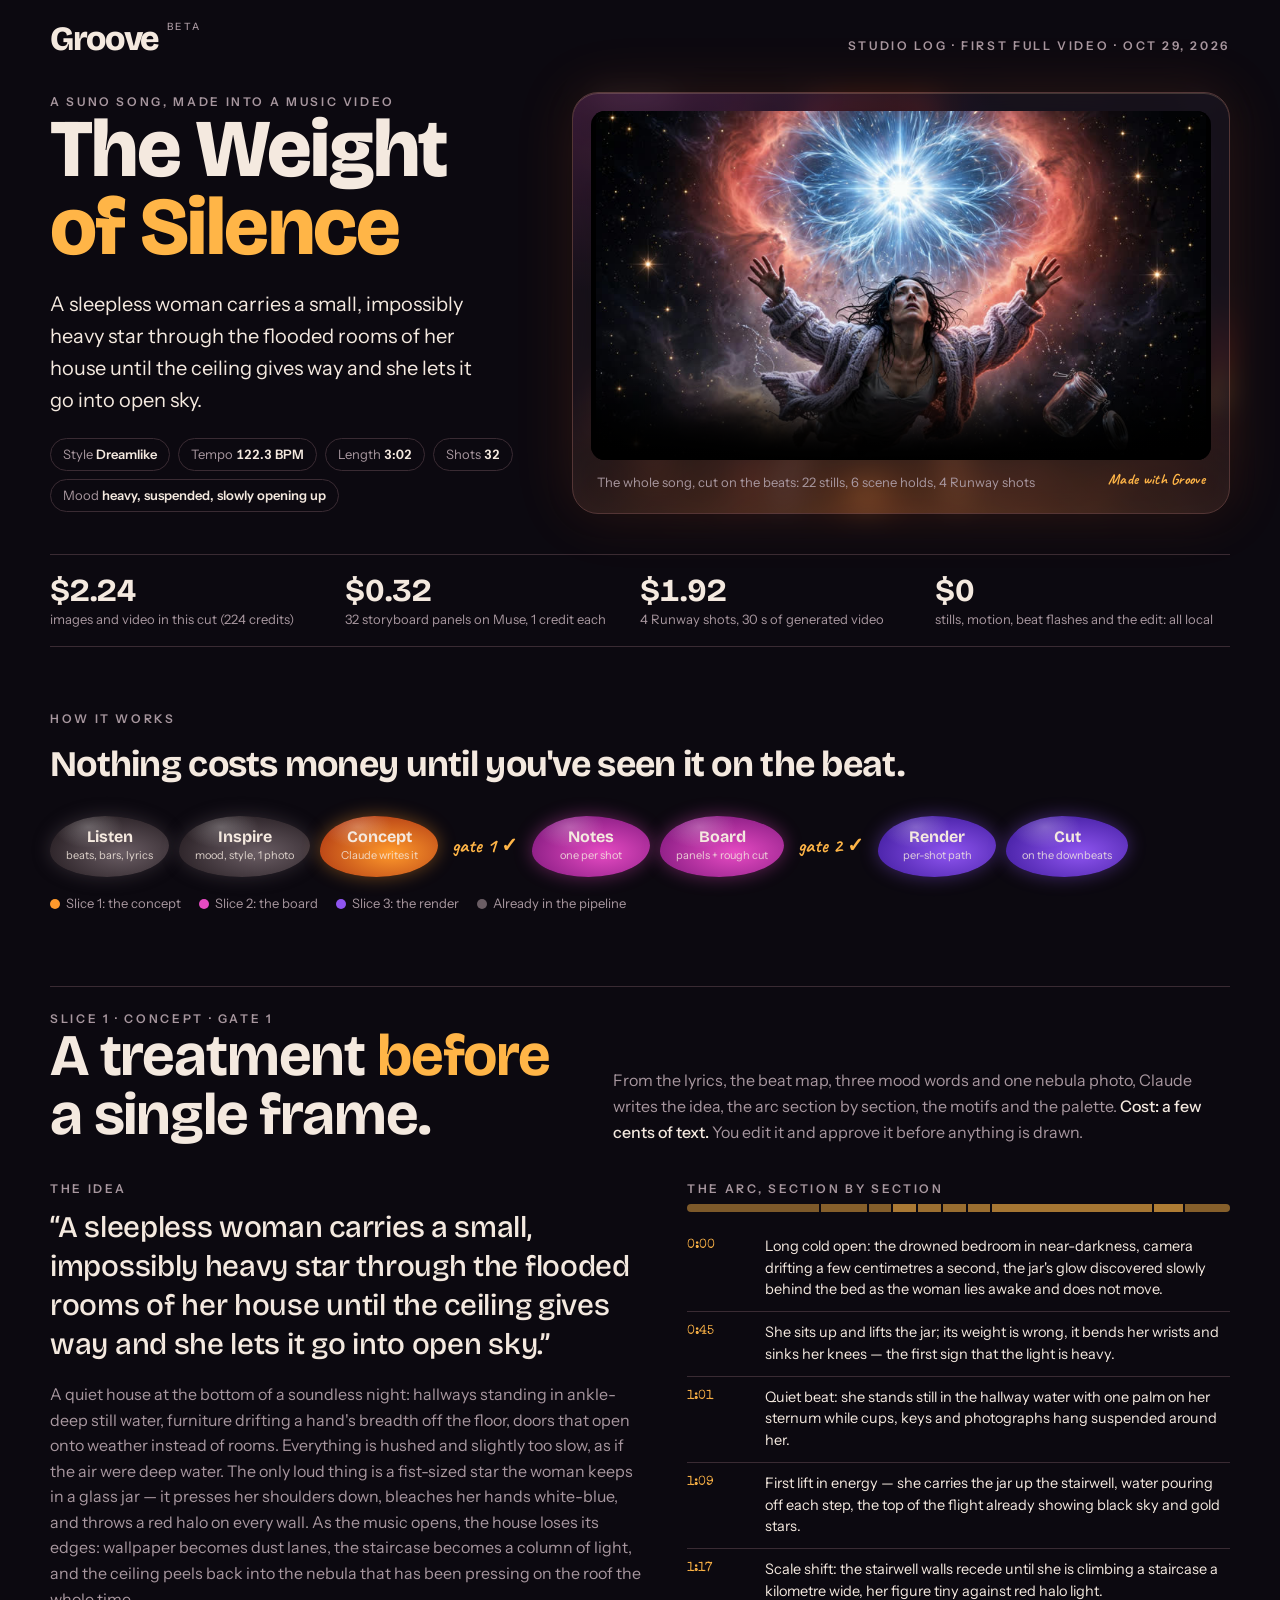
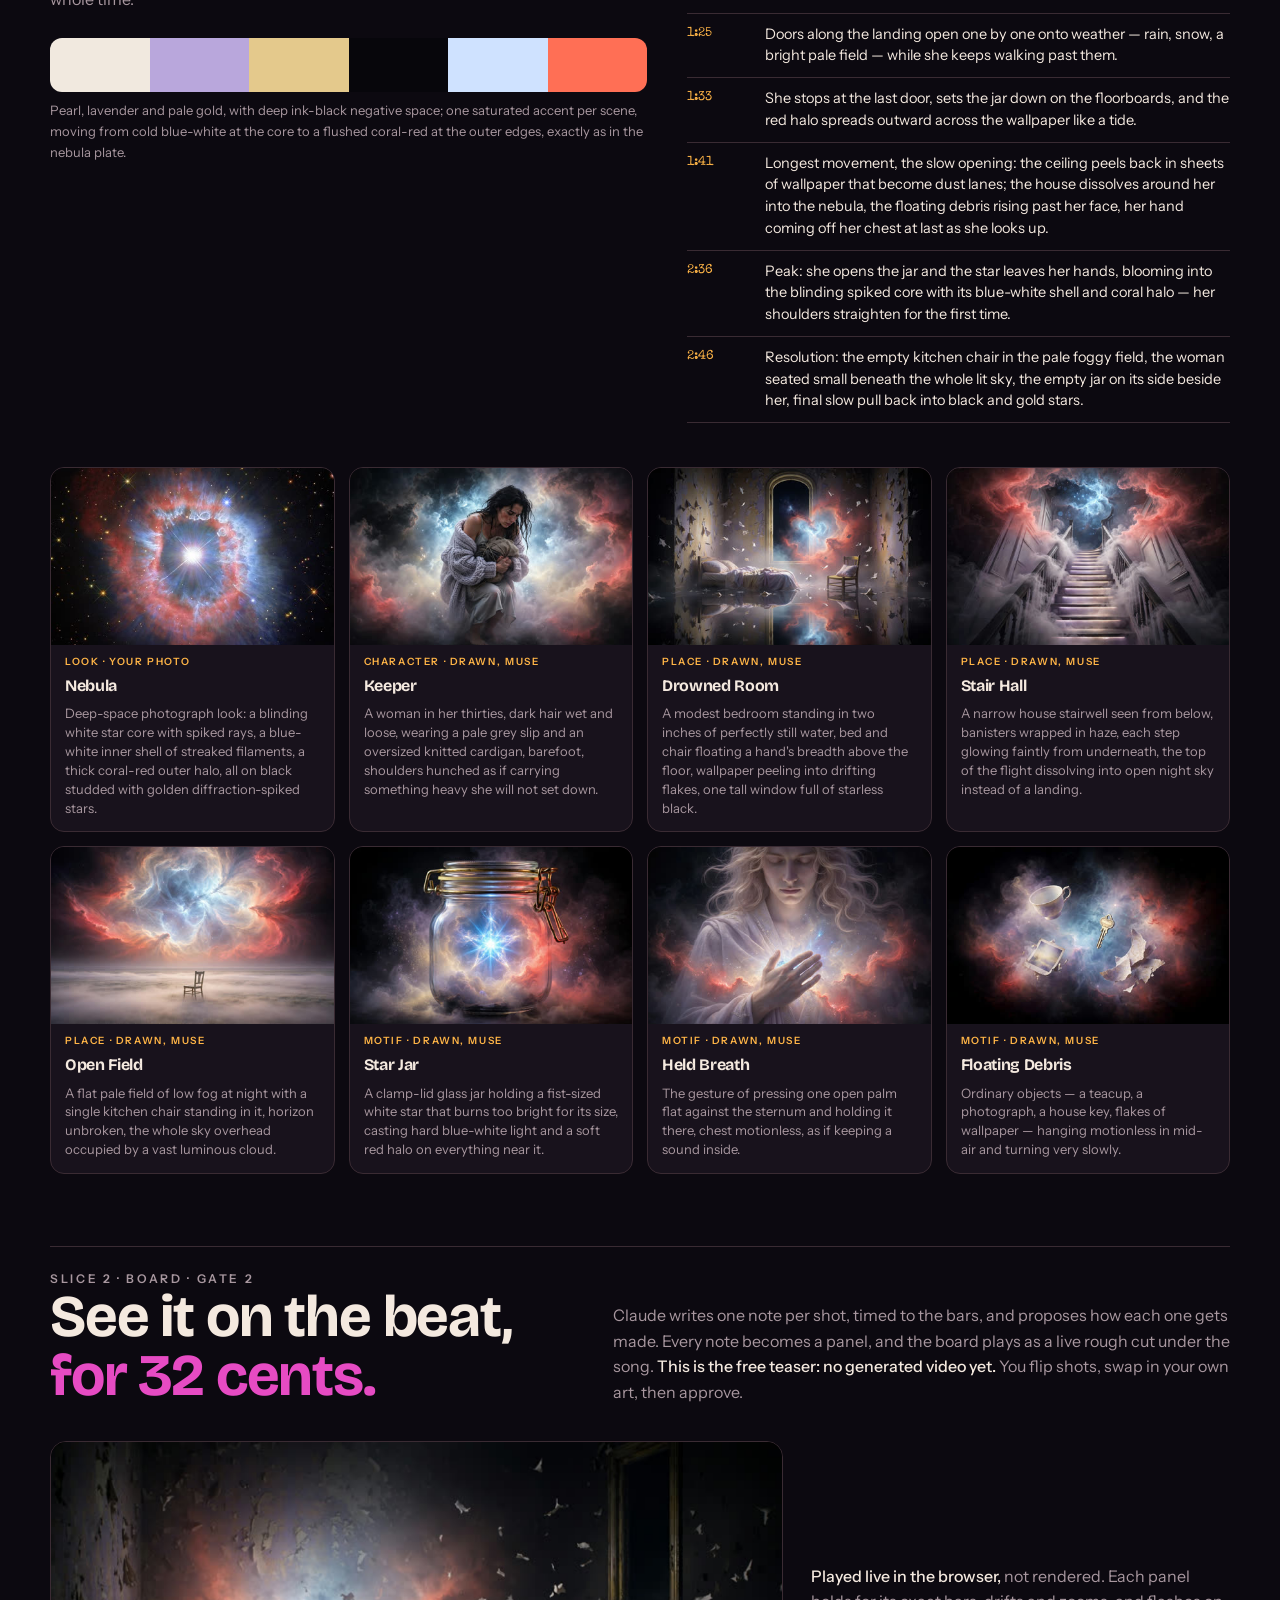
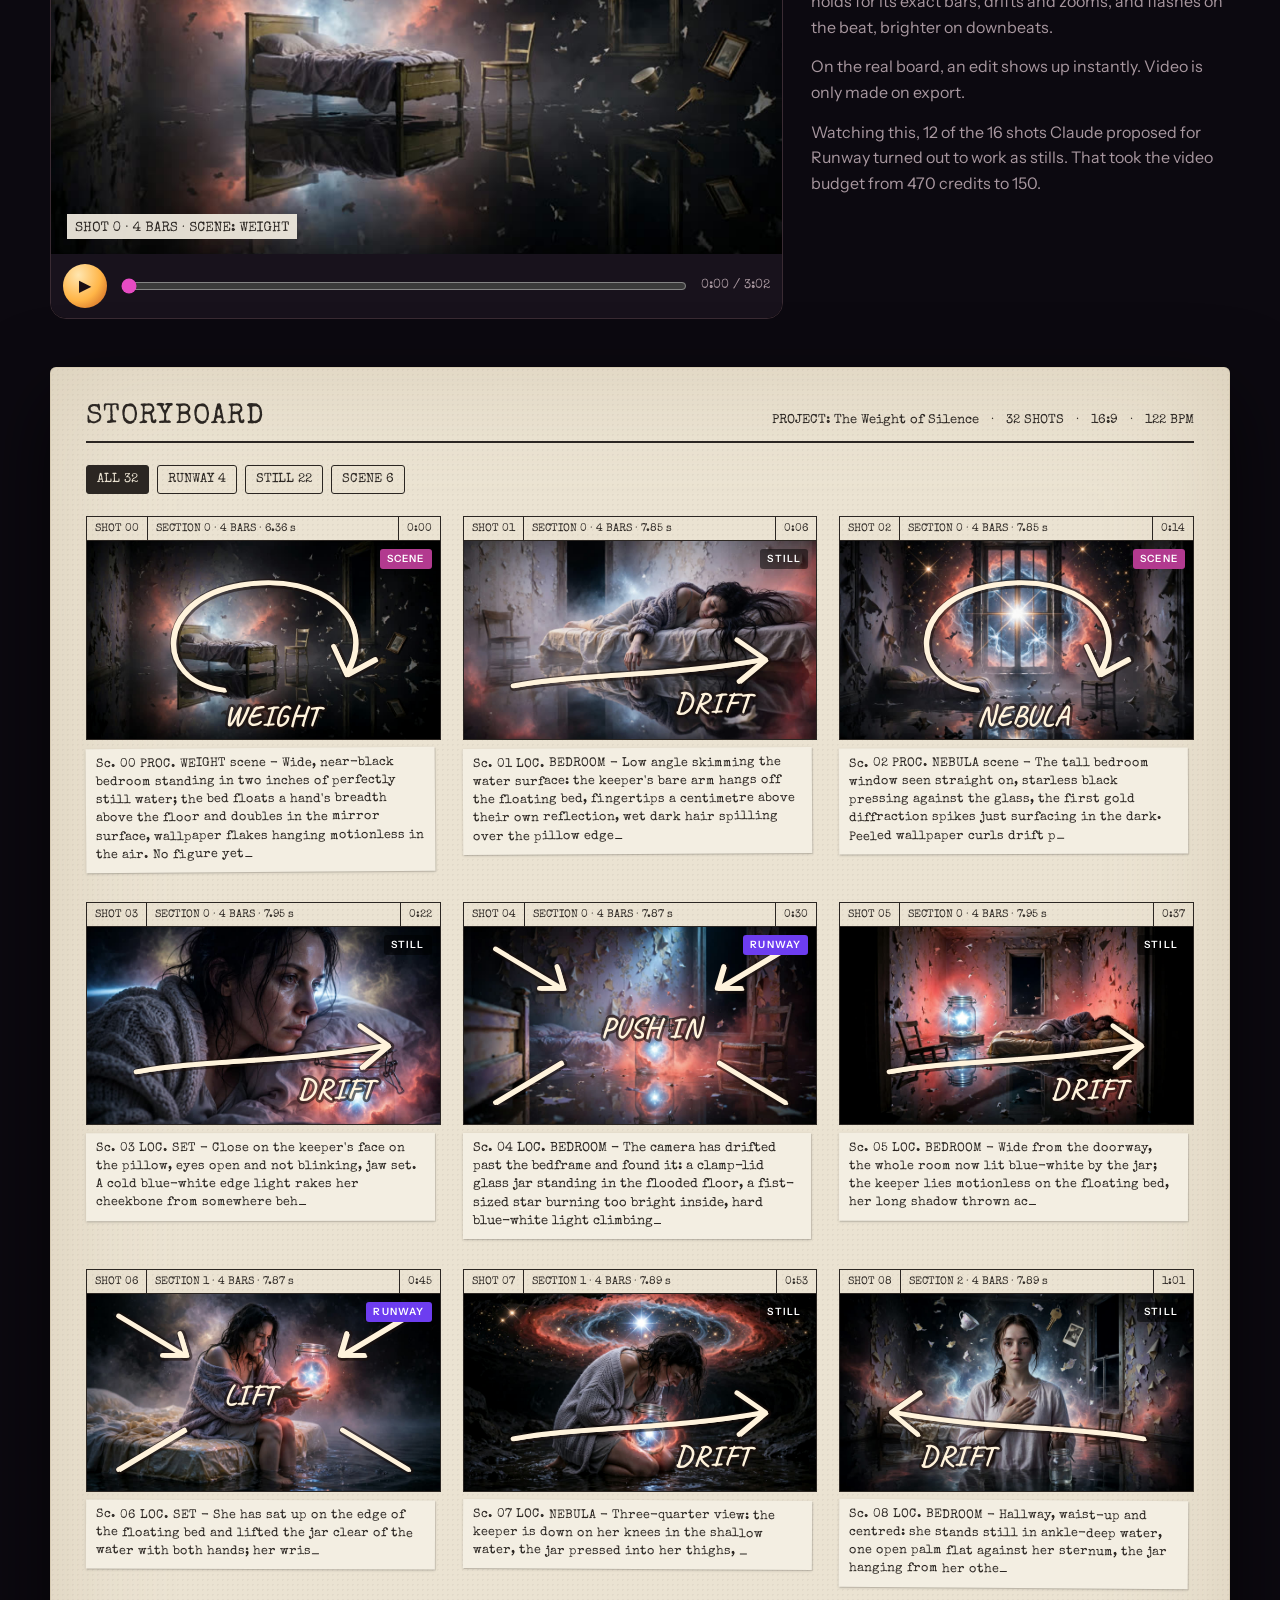
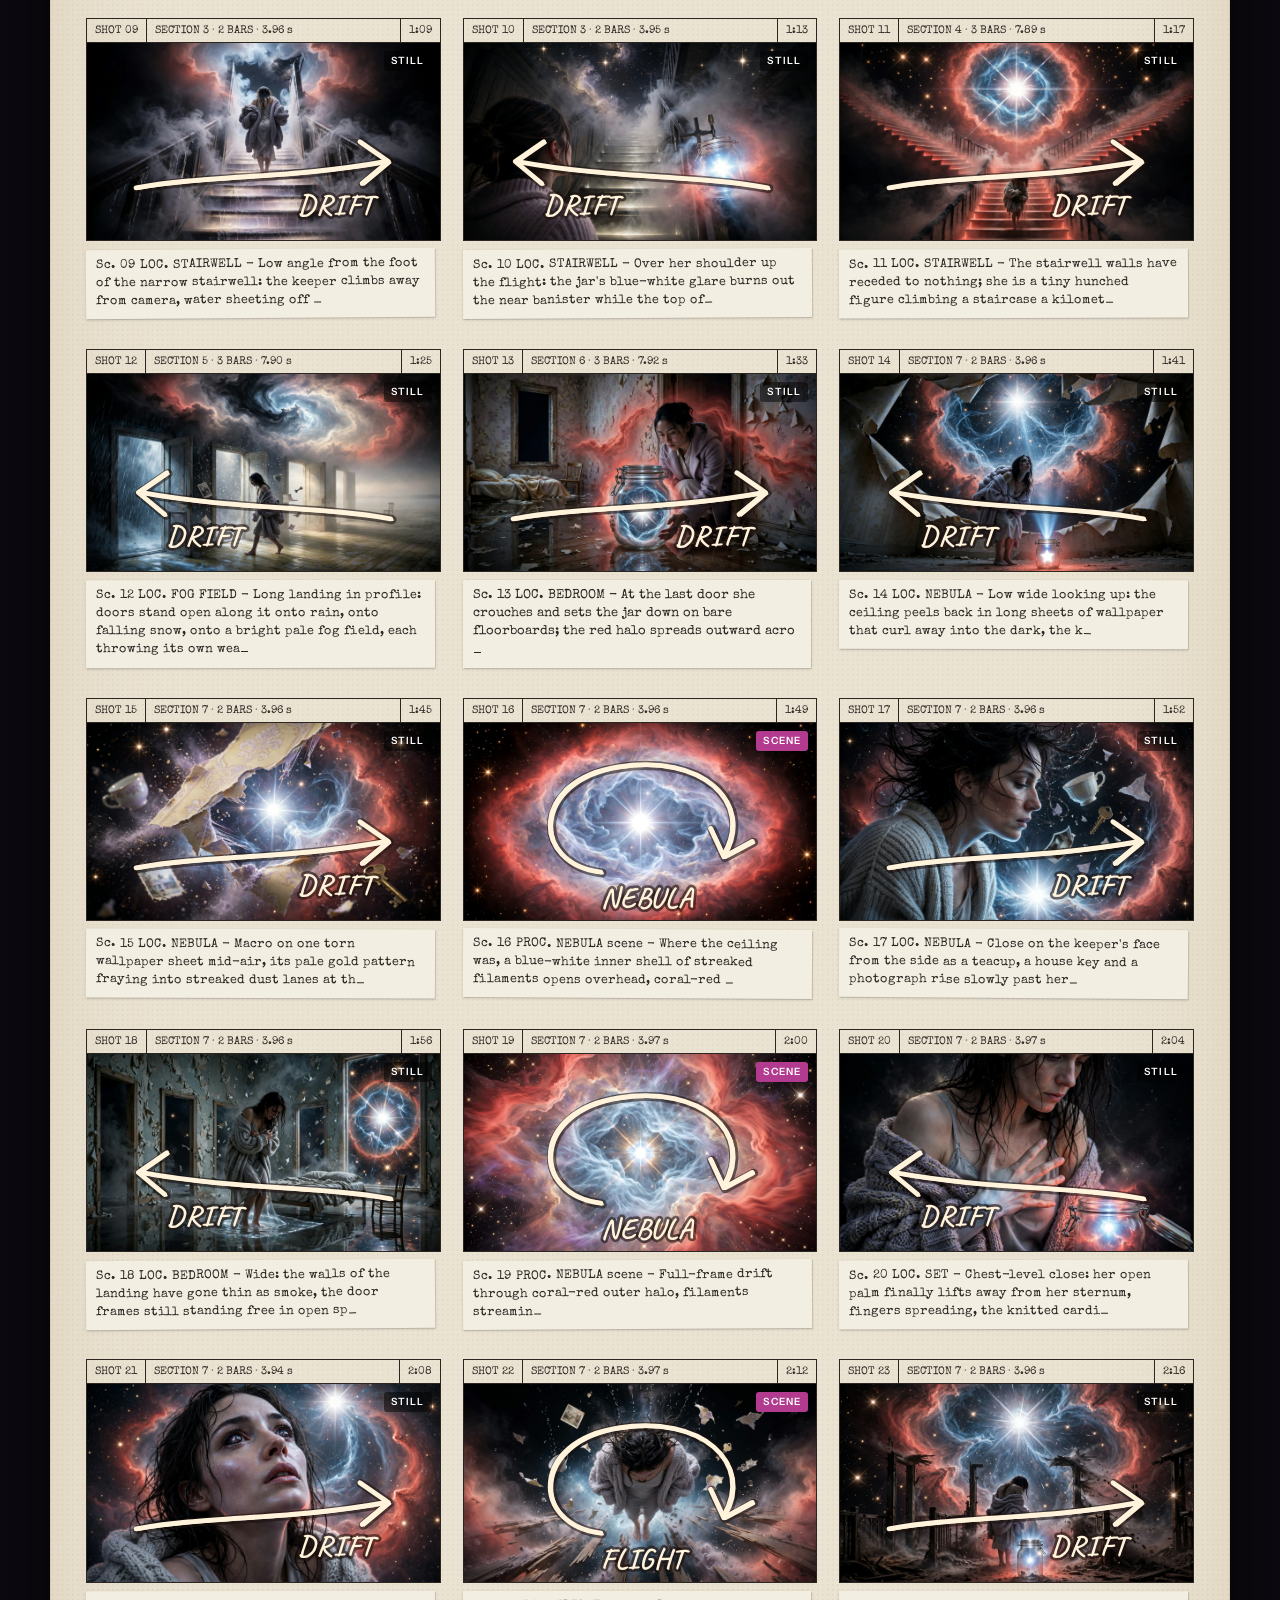
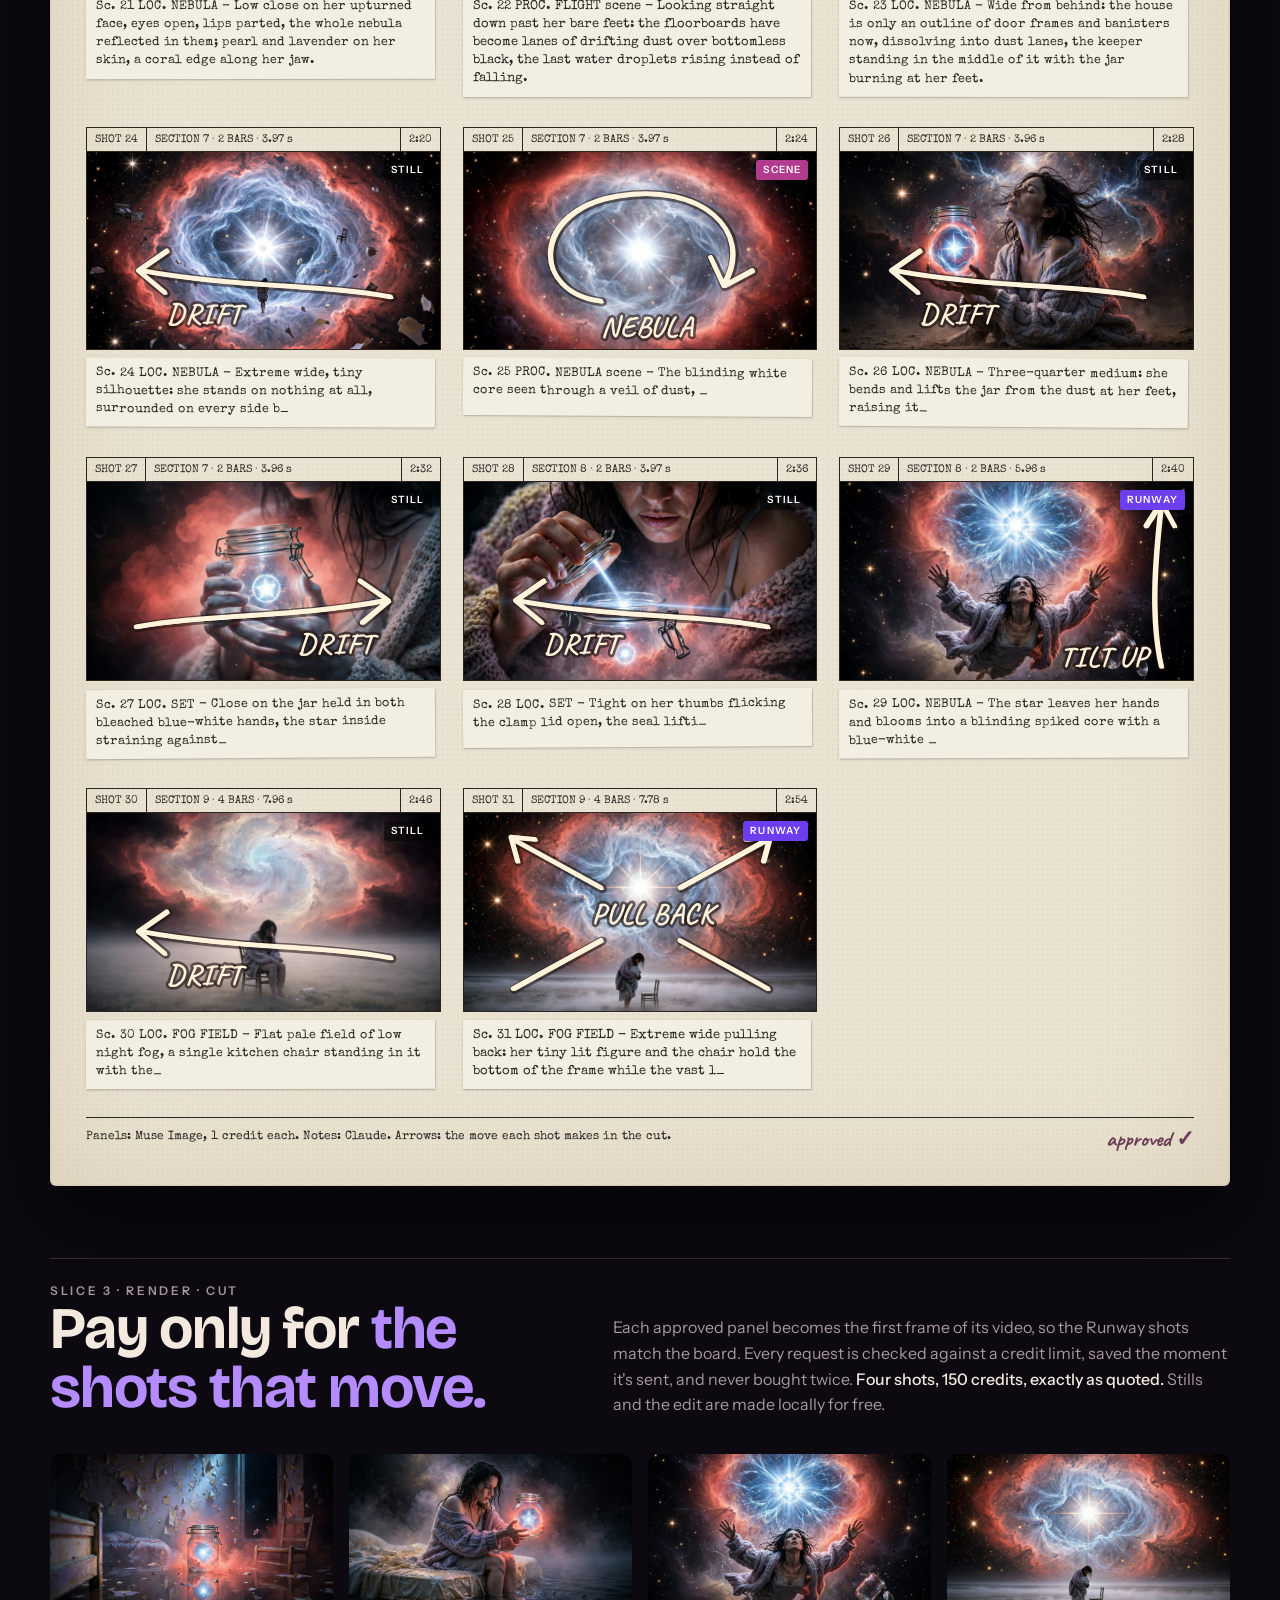
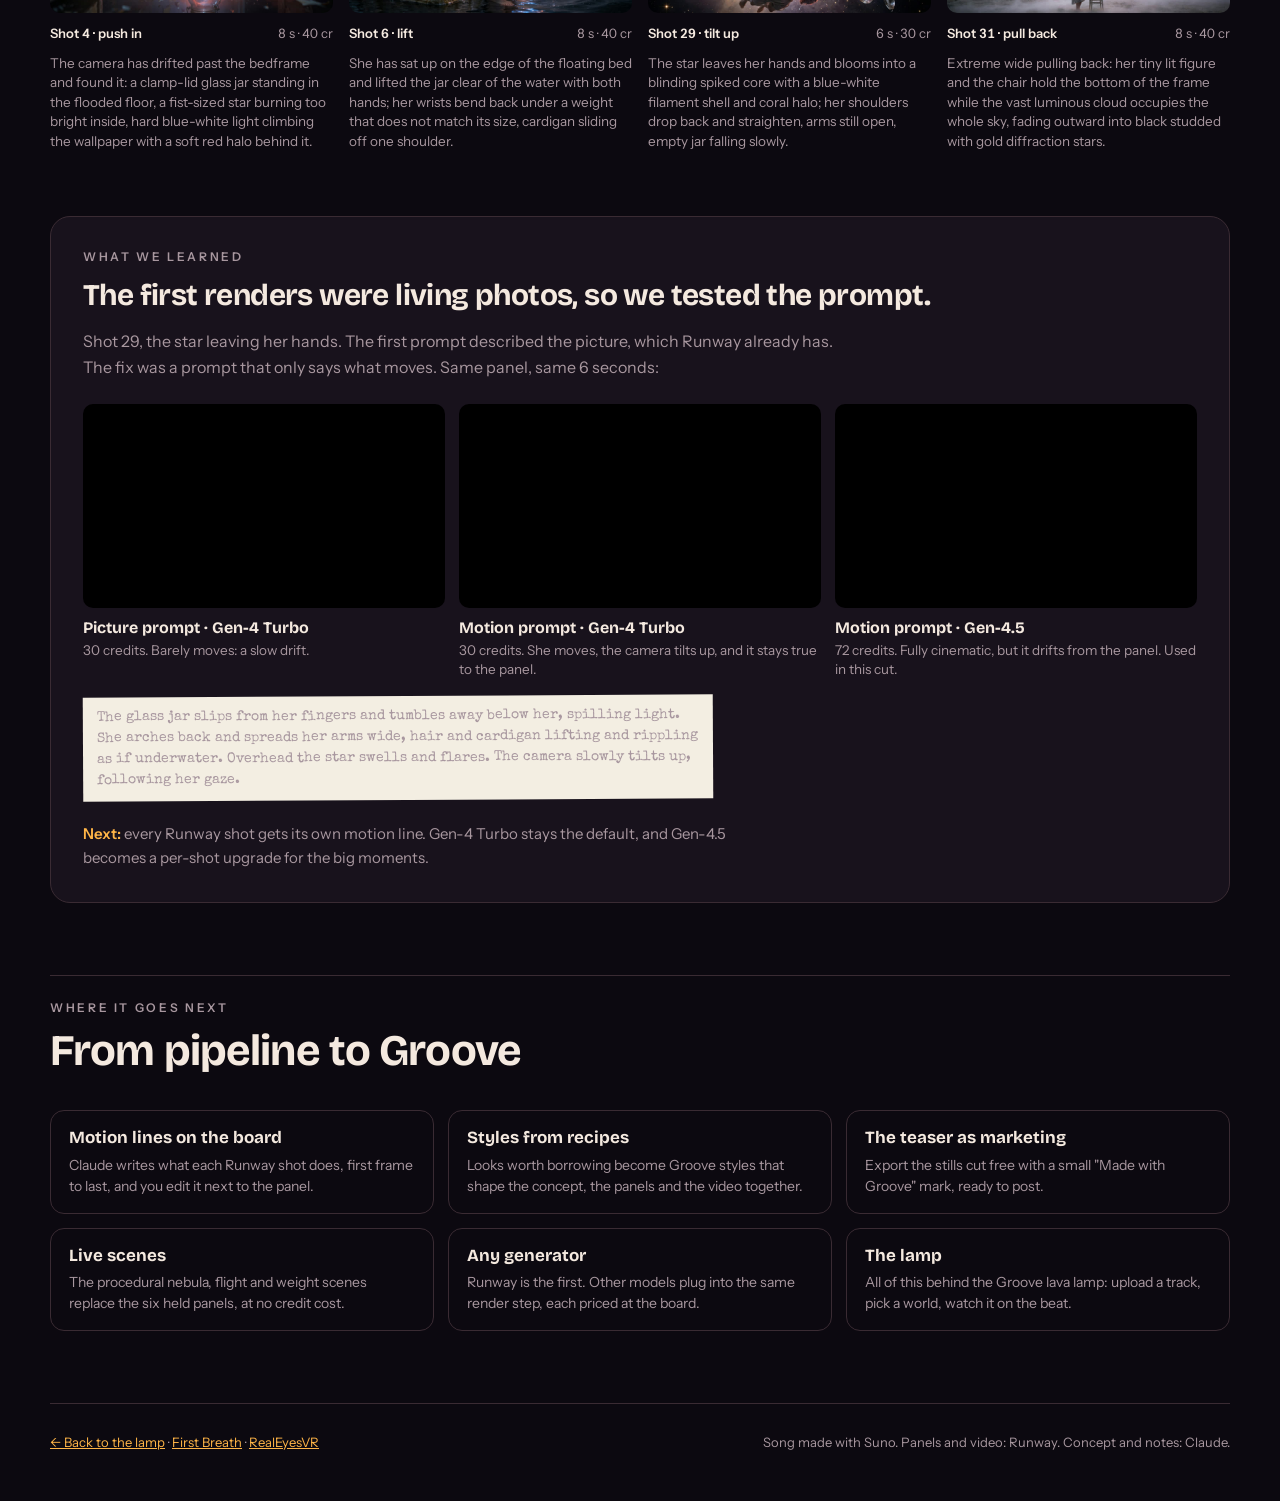
<file: realeyesvr/website/groove/weight-of-silence/index.html>
<!doctype html>
<html lang="en">
<head>
<meta charset="utf-8">
<meta name="viewport" content="width=device-width, initial-scale=1, viewport-fit=cover">
<title>The Weight of Silence · Groove</title>
<meta name="description" content="Groove's first full music video, from a Suno song: the concept, the storyboard and live rough cut, the Runway shots and the finished cut.">
<meta property="og:title" content="The Weight of Silence · Groove">
<meta property="og:description" content="A Suno song turned into a music video: concept, storyboard, rough cut on the beat, and the final cut.">
<meta property="og:image" content="panels/029.jpg">
<link rel="preconnect" href="https://fonts.googleapis.com">
<link rel="preconnect" href="https://fonts.gstatic.com" crossorigin>
<link rel="stylesheet" href="https://fonts.googleapis.com/css2?family=Bricolage+Grotesque:opsz,wght@12..96,400;12..96,700;12..96,800&family=Instrument+Sans:wght@400;500;600&family=Special+Elite&family=Caveat:wght@600;700&display=swap">
<style>
img{max-width:100%}[hidden]{display:none!important}
/* Layout: a studio log in Groove's lava-lamp dark, scrolling from the finished
   video down through the three build slices; the board is a paper sheet
   pinned into the dark page, like a real storyboard on a studio wall. */
:root {
  color-scheme: dark;
  --ink: #0c0910;          /* lamp-room black, faintly plum */
  --glass: #18121c;        /* raised surfaces */
  --line: #3a2b33;
  --pearl: #f4e9df;        /* main text */
  --muted: #a8979f;
  --amber: #ffb547;        /* the lamp's heat */
  --wax: #e64bc3;          /* pink wax */
  --violet: #8f55f0;
  --coral: #ff6f4f;
  --paper: #ebe3d2;        /* the storyboard sheet */
  --paper-edge: #d6cab2;
  --slip: #f3eee2;         /* pasted typewriter slips */
  --typed: #2b2622;
  --marker: #fff3dc;       /* grease pencil on the panels */
  --display: "Bricolage Grotesque", "Arial Narrow", Arial, sans-serif;
  --body: "Instrument Sans", "Segoe UI", Helvetica, Arial, sans-serif;
  --typewriter: "Special Elite", "Courier New", Courier, monospace;
  --hand: "Caveat", "Segoe Print", "Comic Sans MS", cursive;
}
* { box-sizing: border-box }
body {
  margin: 0; background: var(--ink); color: var(--pearl);
  font: 400 16px/1.6 var(--body);
  padding-left: max(16px, env(safe-area-inset-left, 0px));
  padding-right: max(16px, env(safe-area-inset-right, 0px));
  overflow-x: hidden;
}
.wrap { max-width: 1180px; margin: 0 auto }
a { color: var(--amber) }
h1, h2, h3 { font-family: var(--display); text-wrap: balance; margin: 0; letter-spacing: -0.02em }
p { margin: 0 }
.eyebrow { font: 600 12px/1.4 var(--body); letter-spacing: .22em; text-transform: uppercase; color: var(--muted) }
:focus-visible { outline: 2px solid var(--amber); outline-offset: 3px }

/* masthead */
.mast { display: flex; justify-content: space-between; align-items: baseline; gap: 16px; padding-block: 22px 8px; flex-wrap: wrap }
.brand { font: 800 34px/1 var(--display); letter-spacing: -0.04em }
.brand small { font: 500 10px/1 var(--body); letter-spacing: .25em; color: var(--muted); vertical-align: top; margin-left: 8px }
.mast .eyebrow { text-align: right }

/* hero: the finished video in lamp glass */
.hero { display: grid; grid-template-columns: minmax(0, 5fr) minmax(0, 7fr); gap: clamp(20px, 4vw, 56px); align-items: center; padding-block: 28px 40px }
.hero h1 { font-size: clamp(42px, 6.4vw, 84px); line-height: .95; font-weight: 800 }
.hero h1 span { display: block; color: var(--amber) }
.logline { font-size: clamp(17px, 1.6vw, 20px); color: var(--pearl); margin-top: 22px; max-width: 34ch }
.facts { display: flex; flex-wrap: wrap; gap: 8px; margin-top: 22px }
.fact { border: 1px solid var(--line); border-radius: 999px; padding: 5px 12px; font-size: 13px; color: var(--muted); font-variant-numeric: tabular-nums }
.fact b { color: var(--pearl); font-weight: 600 }
.screen { position: relative; border-radius: 26px; padding: clamp(10px, 1.6vw, 18px);
  background: radial-gradient(120% 90% at 50% 110%, #ff8a2f55, transparent 60%), radial-gradient(90% 80% at 10% 0%, #e64bc333, transparent 60%), var(--glass);
  border: 1px solid #5a3a3a; box-shadow: 0 0 60px #ff7a2f22, inset 0 1px 0 #ffd9a733 }
.screen::before { content: ""; position: absolute; inset: 0; border-radius: inherit; background: url("lamp.jpg") center 30%/cover; opacity: .18; filter: blur(14px) saturate(1.4); z-index: 0 }
.screen video { position: relative; z-index: 1; display: block; width: 100%; aspect-ratio: 16/9; border-radius: 14px; background: #000 }
.screen figcaption { position: relative; z-index: 1; display: flex; justify-content: space-between; gap: 12px; flex-wrap: wrap; font-size: 13px; color: var(--muted); padding: 12px 6px 2px }
.made { font: 700 15px/1 var(--hand); color: var(--amber); letter-spacing: .02em }

/* spend strip */
.spend { display: grid; grid-template-columns: repeat(4, minmax(0, 1fr)); border-block: 1px solid var(--line); margin-bottom: 64px }
.spend div { padding: 18px 16px 18px 0; display: grid; gap: 2px }
.spend b { font: 700 clamp(22px, 2.6vw, 32px)/1.1 var(--display); font-variant-numeric: tabular-nums }
.spend small { color: var(--muted); font-size: 13px; line-height: 1.4 }

/* the chain */
.chain { margin-bottom: 72px }
.chain h2 { font-size: clamp(26px, 3vw, 36px); margin: 8px 0 22px }
.stages { display: flex; flex-wrap: wrap; gap: 10px; align-items: center; list-style: none; padding: 0; margin: 0 }
.stage { display: grid; gap: 2px; padding: 12px 16px; border-radius: 46% 54% 52% 48% / 58% 48% 52% 42%; min-width: 118px; text-align: center;
  background: radial-gradient(at 32% 18%, #ffffff40, transparent 30%), radial-gradient(at 60% 60%, var(--c1), var(--c2) 75%); box-shadow: 0 0 18px color-mix(in srgb, var(--c1) 40%, transparent) }
.stage b { font: 700 16px/1.1 var(--display) }
.stage small { font-size: 11px; opacity: .85 }
.stage.s1 { --c1: #ff9a2c; --c2: #b94416 } .stage.s2 { --c1: #e64bc3; --c2: #8d1f86 } .stage.s3 { --c1: #8f55f0; --c2: #4a23a8 } .stage.pre { --c1: #6a5d64; --c2: #2c2328 }
.gate { font: 700 13px/1 var(--hand); font-size: 20px; color: var(--amber); padding: 0 4px }
.legend { display: flex; flex-wrap: wrap; gap: 18px; margin-top: 16px; font-size: 13px; color: var(--muted) }
.legend i { display: inline-block; width: 10px; height: 10px; border-radius: 50%; margin-right: 6px; vertical-align: -1px; background: var(--c1) }

/* slice sections */
.slice { padding-block: 24px 72px; border-top: 1px solid var(--line) }
.slice-head { display: grid; grid-template-columns: minmax(0, 1fr) minmax(0, 1.2fr); gap: 16px 48px; align-items: end; margin-bottom: 36px }
.slice-head h2 { font-size: clamp(34px, 4.6vw, 60px); line-height: 1 }
.slice-head h2 em { font-style: normal; color: var(--c, var(--amber)) }
.slice-head p { color: var(--muted); max-width: 60ch }
.slice-head p b { color: var(--pearl); font-weight: 500 }
#concept { --c: var(--amber) } #board { --c: var(--wax) } #render { --c: #b48cff }

/* slice 1 */
.concept-grid { display: grid; grid-template-columns: minmax(0, 1.1fr) minmax(0, 1fr); gap: 40px }
.quote { font: 500 clamp(22px, 2.4vw, 30px)/1.3 var(--display); letter-spacing: -0.01em }
.world { color: var(--muted); margin-top: 18px; max-width: 62ch }
.palette { display: flex; margin-top: 26px; border-radius: 12px; overflow: hidden; height: 54px }
.palette span { flex: 1 }
.palette-note { font-size: 13px; color: var(--muted); margin-top: 8px }
.arc { list-style: none; margin: 0; padding: 0; display: grid; gap: 0 }
.arc li { display: grid; grid-template-columns: 64px minmax(0, 1fr); gap: 14px; padding: 10px 0; border-bottom: 1px solid var(--line); font-size: 14.5px; line-height: 1.5 }
.arc time { font: 400 13px/1.6 var(--typewriter); color: var(--amber); font-variant-numeric: tabular-nums }
.timeline { display: flex; height: 8px; border-radius: 4px; overflow: hidden; margin: 6px 0 14px; gap: 2px }
.timeline span { background: var(--amber); opacity: calc(.3 + var(--en, .5) * .7) }
.refs { display: grid; grid-template-columns: repeat(4, minmax(0, 1fr)); gap: 14px; margin-top: 44px }
.ref { background: var(--glass); border: 1px solid var(--line); border-radius: 14px; overflow: hidden; display: grid; grid-template-rows: auto 1fr }
.ref img { display: block; width: 100%; aspect-ratio: 16/10; object-fit: cover; background: #000 }
.ref .txt { padding: 12px 14px 14px; display: grid; gap: 6px; align-content: start }
.ref h3 { font-size: 16px; text-transform: capitalize }
.ref p { font-size: 13px; color: var(--muted); line-height: 1.45 }
.role { font: 600 10px/1 var(--body); letter-spacing: .16em; text-transform: uppercase; color: var(--amber) }
.ref.motif { background: linear-gradient(160deg, #2a1830, var(--glass)) }
.ref.motif .ph { aspect-ratio: 16/10; display: grid; place-items: center; font: 700 30px/1 var(--hand); color: var(--wax); padding: 12px; text-align: center }

/* slice 2: live rough cut */
.rough { display: grid; grid-template-columns: minmax(0, 7fr) minmax(0, 4fr); gap: 28px; align-items: center; margin-bottom: 48px }
.rough-stage { position: relative; border-radius: 16px; overflow: hidden; background: #000; border: 1px solid var(--line) }
.rough-stage canvas { display: block; width: 100%; aspect-ratio: 16/9 }
.rough-bar { display: flex; align-items: center; gap: 12px; padding: 10px 12px; background: var(--glass) }
.play { width: 44px; height: 44px; border: 0; border-radius: 50%; cursor: pointer; flex: none; color: #1b0f14; font-size: 16px;
  background: radial-gradient(at 35% 25%, #ffe6b0, var(--amber) 55%, #c4561c) }
.scrub { flex: 1; min-width: 0; accent-color: var(--wax) }
.clock { font: 400 13px/1 var(--typewriter); color: var(--muted); font-variant-numeric: tabular-nums; white-space: nowrap }
.rough-copy { display: grid; gap: 14px; color: var(--muted) }
.rough-copy b { color: var(--pearl); font-weight: 500 }

/* slice 2: the sheet */
.sheet { background: var(--paper); color: var(--typed); border-radius: 6px; padding: clamp(16px, 3vw, 36px);
  box-shadow: 0 30px 80px #0009, inset 0 0 0 1px var(--paper-edge), inset 0 0 120px #b9a98a55;
  background-image: radial-gradient(#0000000a 1px, transparent 1px); background-size: 5px 5px; position: relative }
.sheet-head { display: flex; justify-content: space-between; align-items: baseline; gap: 12px 24px; flex-wrap: wrap; border-bottom: 2px solid var(--typed); padding-bottom: 10px; margin-bottom: 22px; font-family: var(--typewriter) }
.sheet-head strong { font: 400 clamp(20px, 2.6vw, 28px)/1 var(--typewriter); letter-spacing: .04em }
.sheet-head span { font-size: 13px }
.filters { display: flex; gap: 8px; flex-wrap: wrap; margin-bottom: 22px }
.filters button { font: 400 13px/1 var(--typewriter); color: var(--typed); background: transparent; border: 1.5px solid var(--typed); border-radius: 3px; padding: 7px 10px; cursor: pointer }
.filters button[aria-pressed="true"] { background: var(--typed); color: var(--paper) }
.cards { display: grid; grid-template-columns: repeat(3, minmax(0, 1fr)); gap: 30px 22px }
.card { display: grid; gap: 0; align-content: start }
.card-top { display: grid; grid-template-columns: auto 1fr auto; font: 400 11px/1 var(--typewriter); border: 1.5px solid var(--typed); border-bottom: 0 }
.card-top span { padding: 6px 8px; white-space: nowrap; overflow: hidden; text-overflow: ellipsis }
.card-top span + span { border-left: 1.5px solid var(--typed) }
.frame { position: relative; border: 1.5px solid var(--typed); background: #111; aspect-ratio: 16/9; overflow: hidden }
.frame img { display: block; width: 100%; height: 100%; object-fit: cover; filter: saturate(.92) contrast(1.02) }
.frame svg { position: absolute; inset: 0; width: 100%; height: 100%; pointer-events: none; overflow: visible }
.frame .stroke { fill: none; stroke: var(--marker); stroke-linecap: round; stroke-linejoin: round; stroke-dasharray: 1; stroke-dashoffset: 0 }
.frame .under { fill: none; stroke: #1a0f0c; stroke-opacity: .55; stroke-linecap: round; stroke-linejoin: round; stroke-dasharray: 1; stroke-dashoffset: 0 }
.frame svg text { font: 700 13px var(--hand); fill: var(--marker); paint-order: stroke; stroke: #1a0f0c; stroke-width: 2.4px; stroke-opacity: .6; letter-spacing: .03em }
.card.drawing .stroke, .card.drawing .under { animation: draw 1.1s cubic-bezier(.6, .05, .3, 1) both }
.card.drawing svg text { animation: fade .5s .8s both }
@keyframes draw { from { stroke-dashoffset: 1 } to { stroke-dashoffset: 0 } }
@keyframes fade { from { opacity: 0 } }
.tag { position: absolute; top: 8px; right: 8px; font: 600 10px/1 var(--body); letter-spacing: .12em; text-transform: uppercase; padding: 5px 7px; border-radius: 3px; color: #fff }
.tag.generator { background: #6d3df0 } .tag.procedural { background: #b23a8f } .tag.still { background: #00000080 }
.slip { font: 400 12.5px/1.45 var(--typewriter); background: var(--slip); margin: 8px 6px 0 0; padding: 7px 10px 8px; box-shadow: 1px 1px 0 #0000001a, 0 1px 3px #0000002a; rotate: var(--tilt, -0.4deg); min-height: 4.6em }
.slip .caret { display: inline-block; width: .55em; border-bottom: 1.5px solid var(--typed); animation: blink .7s steps(1) infinite; margin-left: 1px }
@keyframes blink { 50% { opacity: 0 } }
.slip i { font-style: normal; text-decoration: underline }
.lyric { font: 600 17px/1.2 var(--hand); color: #6b3d57; margin: 6px 4px 0 }
.sheet-foot { margin-top: 28px; font: 400 12px/1.5 var(--typewriter); display: flex; justify-content: space-between; gap: 12px; flex-wrap: wrap; border-top: 1.5px solid var(--typed); padding-top: 10px }
.sig { font: 700 22px/1 var(--hand); color: #6b3d57 }

/* slice 3 */
.clips { display: grid; grid-template-columns: repeat(4, minmax(0, 1fr)); gap: 16px }
.clip { display: grid; gap: 10px; align-content: start }
.clip video { width: 100%; aspect-ratio: 16/9; display: block; border-radius: 10px; background: #000; object-fit: cover }
.clip .meta { display: flex; justify-content: space-between; gap: 8px; font-size: 13px; color: var(--muted); font-variant-numeric: tabular-nums }
.clip .meta b { color: var(--pearl); font-weight: 600 }
.clip p { font-size: 13.5px; color: var(--muted); line-height: 1.45 }
.test { margin-top: 64px; background: var(--glass); border: 1px solid var(--line); border-radius: 20px; padding: clamp(18px, 3vw, 32px) }
.test h3 { font-size: clamp(22px, 2.4vw, 30px); margin: 6px 0 10px }
.test > p { color: var(--muted); max-width: 70ch }
.trio { display: grid; grid-template-columns: repeat(3, minmax(0, 1fr)); gap: 14px; margin-top: 24px }
.trio figure { margin: 0; display: grid; gap: 10px; align-content: start }
.trio video { width: 100%; aspect-ratio: 16/9; border-radius: 10px; display: block; background: #000 }
.trio figcaption { font-size: 13.5px; color: var(--muted); line-height: 1.45 }
.trio figcaption b { display: block; color: var(--pearl); font: 700 16px/1.3 var(--display); margin-bottom: 2px }
.verdict { margin-top: 22px; font-size: 15px; max-width: 72ch }
.verdict b { color: var(--amber); font-weight: 600 }
.motion-line { font: 400 14px/1.5 var(--typewriter); background: var(--slip); color: var(--typed); padding: 10px 14px; margin-top: 16px; rotate: -.3deg; max-width: 80ch }

/* next */
.next { padding-block: 24px 72px; border-top: 1px solid var(--line) }
.next h2 { font-size: clamp(28px, 3.4vw, 44px); margin-bottom: 24px }
.next ul { list-style: none; margin: 0; padding: 0; display: grid; grid-template-columns: repeat(3, minmax(0, 1fr)); gap: 14px }
.next li { border: 1px solid var(--line); border-radius: 14px; padding: 16px 18px; display: grid; gap: 6px; align-content: start }
.next li b { font: 700 17px/1.25 var(--display) }
.next li span { color: var(--muted); font-size: 14px; line-height: 1.5 }
footer { display: flex; justify-content: space-between; gap: 16px; flex-wrap: wrap; padding-block: 28px 48px; border-top: 1px solid var(--line); color: var(--muted); font-size: 13px }

@media (max-width: 960px) {
  .hero, .concept-grid, .rough, .slice-head { grid-template-columns: minmax(0, 1fr) }
  .refs { grid-template-columns: repeat(2, minmax(0, 1fr)) }
  .cards { grid-template-columns: repeat(2, minmax(0, 1fr)) }
  .clips { grid-template-columns: repeat(2, minmax(0, 1fr)) }
  .next ul { grid-template-columns: minmax(0, 1fr) }
  .spend { grid-template-columns: repeat(2, minmax(0, 1fr)) }
}
@media (max-width: 560px) {
  .cards, .clips, .trio { grid-template-columns: minmax(0, 1fr) }
  .mast .eyebrow { text-align: left }
  .stage { min-width: 0; padding: 10px 12px }
}
@media (prefers-reduced-motion: reduce) {
  *, *::before { animation: none !important; transition: none !important }
}
</style>

</head>
<body>
<div class="wrap">
  <header class="mast">
    <a class="brand" href="../" style="color:inherit;text-decoration:none">Groove<small>BETA</small></a>
    <div class="eyebrow">Studio log · first full video · Oct 29, 2026</div>
  </header>

  <section class="hero">
    <div>
      <p class="eyebrow">A Suno song, made into a music video</p>
      <h1>The Weight <span>of Silence</span></h1>
      <p class="logline" id="logline"></p>
      <div class="facts" id="facts"></div>
    </div>
    <figure class="screen" style="margin:0">
      <video id="cut" src="cut.mp4" poster="panels/029.jpg" controls playsinline preload="metadata"></video>
      <figcaption><span>The whole song, cut on the beats: 22 stills, 6 scene holds, 4 Runway shots</span><span class="made">Made with Groove</span></figcaption>
    </figure>
  </section>

  <section class="spend" aria-label="What it cost">
    <div><b id="cost-cut">$2.24</b><small>images and video in this cut (224 credits)</small></div>
    <div><b>$0.32</b><small>32 storyboard panels on Muse, 1 credit each</small></div>
    <div><b>$1.92</b><small>4 Runway shots, 30 s of generated video</small></div>
    <div><b>$0</b><small>stills, motion, beat flashes and the edit: all local</small></div>
  </section>

  <section class="chain" aria-labelledby="chain-h">
    <p class="eyebrow">How it works</p>
    <h2 id="chain-h">Nothing costs money until you've seen it on the beat.</h2>
    <ol class="stages">
      <li class="stage pre"><b>Listen</b><small>beats, bars, lyrics</small></li>
      <li class="stage pre"><b>Inspire</b><small>mood, style, 1 photo</small></li>
      <li class="stage s1"><b>Concept</b><small>Claude writes it</small></li>
      <li class="gate" aria-label="Gate 1">gate 1 ✓</li>
      <li class="stage s2"><b>Notes</b><small>one per shot</small></li>
      <li class="stage s2"><b>Board</b><small>panels + rough cut</small></li>
      <li class="gate" aria-label="Gate 2">gate 2 ✓</li>
      <li class="stage s3"><b>Render</b><small>per-shot path</small></li>
      <li class="stage s3"><b>Cut</b><small>on the downbeats</small></li>
    </ol>
    <div class="legend">
      <span style="--c1:#ff9a2c"><i></i>Slice 1: the concept</span>
      <span style="--c1:#e64bc3"><i></i>Slice 2: the board</span>
      <span style="--c1:#8f55f0"><i></i>Slice 3: the render</span>
      <span style="--c1:#6a5d64"><i></i>Already in the pipeline</span>
    </div>
  </section>

  <section class="slice" id="concept">
    <div class="slice-head">
      <div><p class="eyebrow">Slice 1 · Concept · gate 1</p><h2>A treatment <em>before</em> a single frame.</h2></div>
      <p>From the lyrics, the beat map, three mood words and one nebula photo, Claude writes the idea, the arc section by section, the motifs and the palette. <b>Cost: a few cents of text.</b> You edit it and approve it before anything is drawn.</p>
    </div>
    <div class="concept-grid">
      <div>
        <p class="eyebrow" style="margin-bottom:10px">The idea</p>
        <p class="quote" id="quote"></p>
        <p class="world" id="world"></p>
        <div class="palette" aria-label="Palette">
          <span style="background:#f1e9df"></span><span style="background:#b9a7dc"></span><span style="background:#e4c98c"></span><span style="background:#07060b"></span><span style="background:#cfe2ff"></span><span style="background:#ff6f55"></span>
        </div>
        <p class="palette-note" id="palette"></p>
      </div>
      <div>
        <p class="eyebrow">The arc, section by section</p>
        <div class="timeline" id="timeline" aria-hidden="true"></div>
        <ol class="arc" id="arc"></ol>
      </div>
    </div>
    <div class="refs" id="refs"></div>
  </section>

  <section class="slice" id="board">
    <div class="slice-head">
      <div><p class="eyebrow">Slice 2 · Board · gate 2</p><h2>See it on the beat, <em>for 32 cents.</em></h2></div>
      <p>Claude writes one note per shot, timed to the bars, and proposes how each one gets made. Every note becomes a panel, and the board plays as a live rough cut under the song. <b>This is the free teaser: no generated video yet.</b> You flip shots, swap in your own art, then approve.</p>
    </div>
    <div class="rough">
      <div class="rough-stage">
        <canvas id="rough" width="1280" height="720" aria-label="Live rough cut of the storyboard panels"></canvas>
        <div class="rough-bar">
          <button class="play" id="rplay" aria-label="Play the rough cut">▶</button>
          <input class="scrub" id="rscrub" type="range" min="0" max="182" step="0.1" value="0" aria-label="Position in the song">
          <span class="clock" id="rclock">0:00 / 3:02</span>
        </div>
        <audio id="song" src="song.mp3" preload="none"></audio>
      </div>
      <div class="rough-copy">
        <p><b>Played live in the browser,</b> not rendered. Each panel holds for its exact bars, drifts and zooms, and flashes on the beat, brighter on downbeats.</p>
        <p>On the real board, an edit shows up instantly. Video is only made on export.</p>
        <p>Watching this, 12 of the 16 shots Claude proposed for Runway turned out to work as stills. That took the video budget from 470 credits to 150.</p>
      </div>
    </div>

    <div class="sheet">
      <div class="sheet-head"><strong>STORYBOARD</strong><span>PROJECT: The Weight of Silence &nbsp; · &nbsp; 32 SHOTS &nbsp; · &nbsp; 16:9 &nbsp; · &nbsp; 122 BPM</span></div>
      <div class="filters" role="group" aria-label="Show shots">
        <button type="button" data-f="all" aria-pressed="true">ALL 32</button>
        <button type="button" data-f="generator" aria-pressed="false">RUNWAY 4</button>
        <button type="button" data-f="still" aria-pressed="false">STILL 22</button>
        <button type="button" data-f="procedural" aria-pressed="false">SCENE 6</button>
      </div>
      <div class="cards" id="cards"></div>
      <div class="sheet-foot"><span>Panels: Muse Image, 1 credit each. Notes: Claude. Arrows: the move each shot makes in the cut.</span><span class="sig">approved ✓</span></div>
    </div>
  </section>

  <section class="slice" id="render">
    <div class="slice-head">
      <div><p class="eyebrow">Slice 3 · Render · cut</p><h2>Pay only for <em>the shots that move.</em></h2></div>
      <p>Each approved panel becomes the first frame of its video, so the Runway shots match the board. Every request is checked against a credit limit, saved the moment it's sent, and never bought twice. <b>Four shots, 150 credits, exactly as quoted.</b> Stills and the edit are made locally for free.</p>
    </div>
    <div class="clips" id="clips"></div>

    <div class="test">
      <p class="eyebrow">What we learned</p>
      <h3>The first renders were living photos, so we tested the prompt.</h3>
      <p>Shot 29, the star leaving her hands. The first prompt described the picture, which Runway already has. The fix was a prompt that only says what moves. Same panel, same 6 seconds:</p>
      <div class="trio">
        <figure><video src="clips/029.mp4" muted loop playsinline preload="none" data-auto></video><figcaption><b>Picture prompt · Gen-4 Turbo</b>30 credits. Barely moves: a slow drift.</figcaption></figure>
        <figure><video src="clips/029_turbo.mp4" muted loop playsinline preload="none" data-auto></video><figcaption><b>Motion prompt · Gen-4 Turbo</b>30 credits. She moves, the camera tilts up, and it stays true to the panel.</figcaption></figure>
        <figure><video src="clips/029_g45.mp4" muted loop playsinline preload="none" data-auto></video><figcaption><b>Motion prompt · Gen-4.5</b>72 credits. Fully cinematic, but it drifts from the panel. Used in this cut.</figcaption></figure>
      </div>
      <p class="motion-line">The glass jar slips from her fingers and tumbles away below her, spilling light. She arches back and spreads her arms wide, hair and cardigan lifting and rippling as if underwater. Overhead the star swells and flares. The camera slowly tilts up, following her gaze.</p>
      <p class="verdict"><b>Next:</b> every Runway shot gets its own motion line. Gen-4 Turbo stays the default, and Gen-4.5 becomes a per-shot upgrade for the big moments.</p>
    </div>
  </section>

  <section class="next" aria-labelledby="next-h">
    <p class="eyebrow">Where it goes next</p>
    <h2 id="next-h">From pipeline to Groove</h2>
    <ul>
      <li><b>Motion lines on the board</b><span>Claude writes what each Runway shot does, first frame to last, and you edit it next to the panel.</span></li>
      <li><b>Styles from recipes</b><span>Looks worth borrowing become Groove styles that shape the concept, the panels and the video together.</span></li>
      <li><b>The teaser as marketing</b><span>Export the stills cut free with a small "Made with Groove" mark, ready to post.</span></li>
      <li><b>Live scenes</b><span>The procedural nebula, flight and weight scenes replace the six held panels, at no credit cost.</span></li>
      <li><b>Any generator</b><span>Runway is the first. Other models plug into the same render step, each priced at the board.</span></li>
      <li><b>The lamp</b><span>All of this behind the Groove lava lamp: upload a track, pick a world, watch it on the beat.</span></li>
    </ul>
  </section>

  <footer><span><a href="../">← Back to the lamp</a> · <a href="../first-breath/">First Breath</a> · <a href="/">RealEyesVR</a></span><span>Song made with Suno. Panels and video: Runway. Concept and notes: Claude.</span></footer>
</div>

<script type="application/json" id="data">{"title": "The Weight of Silence", "logline": "A sleepless woman carries a small, impossibly heavy star through the flooded rooms of her house until the ceiling gives way and she lets it go into open sky.", "world": "A quiet house at the bottom of a soundless night: hallways standing in ankle-deep still water, furniture drifting a hand's breadth off the floor, doors that open onto weather instead of rooms. Everything is hushed and slightly too slow, as if the air were deep water. The only loud thing is a fist-sized star the woman keeps in a glass jar — it presses her shoulders down, bleaches her hands white-blue, and throws a red halo on every wall. As the music opens, the house loses its edges: wallpaper becomes dust lanes, the staircase becomes a column of light, and the ceiling peels back into the nebula that has been pressing on the roof the whole time.", "palette": "Pearl, lavender and pale gold, with deep ink-black negative space; one saturated accent per scene, moving from cold blue-white at the core to a flushed coral-red at the outer edges, exactly as in the nebula plate.", "style": "Dreamlike", "mood": ["heavy", "suspended", "slowly opening up"], "bpm": 122.3, "duration": 182.214, "beats": [20.096, 20.587, 21.077, 21.568, 22.059, 22.549, 23.029, 23.509, 23.989, 24.491, 24.992, 25.493, 25.995, 26.496, 26.997, 27.499, 28.0, 28.501, 29.003, 29.504, 30.005, 30.507, 31.008, 31.499, 31.989, 32.48, 32.971, 33.461, 33.952, 34.443, 34.933, 35.424, 35.915, 36.405, 36.896, 37.387, 37.877, 38.379, 38.88, 39.381, 39.883, 40.384, 40.885, 41.387, 41.888, 42.379, 42.869, 43.36, 43.851, 44.341, 44.832, 45.333, 45.824, 46.315, 46.805, 47.296, 47.787, 48.288, 48.779, 49.269, 49.76, 50.261, 50.752, 51.243, 51.733, 52.224, 52.715, 53.205, 53.696, 54.197, 54.688, 55.179, 55.669, 56.171, 56.661, 57.152, 57.643, 58.144, 58.635, 59.125, 59.616, 60.117, 60.608, 61.099, 61.589, 62.091, 62.581, 63.083, 63.573, 64.064, 64.565, 65.056, 65.547, 66.037, 66.528, 67.019, 67.52, 68.011, 68.501, 68.992, 69.483, 69.984, 70.475, 70.976, 71.467, 71.957, 72.448, 72.949, 73.44, 73.941, 74.421, 74.923, 75.413, 75.904, 76.395, 76.896, 77.387, 77.888, 78.379, 78.869, 79.36, 79.861, 80.352, 80.843, 81.333, 81.835, 82.325, 82.816, 83.307, 83.808, 84.299, 84.8, 85.28, 85.792, 86.272, 86.773, 87.264, 87.755, 88.245, 88.757, 89.237, 89.739, 90.229, 90.731, 91.221, 91.712, 92.213, 92.704, 93.184, 93.696, 94.187, 94.688, 95.179, 95.669, 96.171, 96.661, 97.152, 97.653, 98.144, 98.635, 99.136, 99.637, 100.128, 100.608, 101.109, 101.6, 102.101, 102.603, 103.093, 103.584, 104.085, 104.576, 105.067, 105.557, 106.059, 106.56, 107.051, 107.552, 108.043, 108.544, 109.024, 109.515, 110.016, 110.517, 111.008, 111.509, 112.0, 112.491, 112.981, 113.483, 113.973, 114.475, 114.965, 115.456, 115.957, 116.459, 116.939, 117.461, 117.941, 118.432, 118.923, 119.424, 119.915, 120.416, 120.896, 121.408, 121.899, 122.389, 122.891, 123.381, 123.883, 124.373, 124.864, 125.376, 125.867, 126.357, 126.848, 127.349, 127.84, 128.341, 128.832, 129.333, 129.824, 130.315, 130.816, 131.307, 131.797, 132.299, 132.768, 133.28, 133.771, 134.272, 134.763, 135.253, 135.755, 136.245, 136.736, 137.237, 137.728, 138.229, 138.72, 139.211, 139.712, 140.203, 140.693, 141.205, 141.696, 142.187, 142.688, 143.179, 143.68, 144.171, 144.661, 145.163, 145.653, 146.155, 146.645, 147.136, 147.637, 148.128, 148.629, 149.12, 149.621, 150.123, 150.613, 151.104, 151.595, 152.096, 152.587, 153.099, 153.579, 154.08, 154.581, 155.061, 155.563, 156.064, 156.544, 157.056, 157.547, 158.048, 158.528, 159.029, 159.52, 160.021, 160.512, 161.013, 161.515, 162.016, 162.517, 163.019, 163.52, 164.021, 164.512, 165.003, 165.493, 165.984, 166.475, 166.965, 167.456, 167.957, 168.459, 168.96, 169.461, 169.963, 170.453, 170.955, 171.445, 171.947, 172.437, 172.949, 173.44, 173.941, 174.432, 174.944, 175.435, 175.936, 176.427, 176.939, 177.429], "downbeats": [0.469, 2.432, 4.395, 6.357, 8.32, 10.283, 12.245, 14.208, 16.171, 18.133, 20.096, 22.059, 23.989, 25.995, 28.0, 30.005, 31.989, 33.952, 35.915, 37.877, 39.883, 41.888, 43.851, 45.824, 47.787, 49.76, 51.733, 53.696, 55.669, 57.643, 59.616, 61.589, 63.573, 65.547, 67.52, 69.483, 71.467, 73.44, 75.413, 77.387, 79.36, 81.333, 83.307, 85.28, 87.264, 89.237, 91.221, 93.184, 95.179, 97.152, 99.136, 101.109, 103.093, 105.067, 107.051, 109.024, 111.008, 112.981, 114.965, 116.939, 118.923, 120.896, 122.891, 124.864, 126.848, 128.832, 130.816, 132.768, 134.763, 136.736, 138.72, 140.693, 142.688, 144.661, 146.645, 148.629, 150.613, 152.587, 154.581, 156.544, 158.528, 160.512, 162.517, 164.512, 166.475, 168.459, 170.453, 172.437, 174.432, 176.427], "sections": [{"n": 0, "purpose": "Long cold open: the drowned bedroom in near-darkness, camera drifting a few centimetres a second, the jar's glow discovered slowly behind the bed as the woman lies awake and does not move.", "s": 0.0, "e": 45.824, "shots": 6}, {"n": 1, "purpose": "She sits up and lifts the jar; its weight is wrong, it bends her wrists and sinks her knees — the first sign that the light is heavy.", "s": 45.824, "e": 61.589, "shots": 2}, {"n": 2, "purpose": "Quiet beat: she stands still in the hallway water with one palm on her sternum while cups, keys and photographs hang suspended around her.", "s": 61.589, "e": 69.483, "shots": 1}, {"n": 3, "purpose": "First lift in energy — she carries the jar up the stairwell, water pouring off each step, the top of the flight already showing black sky and gold stars.", "s": 69.483, "e": 77.387, "shots": 2}, {"n": 4, "purpose": "Scale shift: the stairwell walls recede until she is climbing a staircase a kilometre wide, her figure tiny against red halo light.", "s": 77.387, "e": 85.28, "shots": 1}, {"n": 5, "purpose": "Doors along the landing open one by one onto weather — rain, snow, a bright pale field — while she keeps walking past them.", "s": 85.28, "e": 93.184, "shots": 1}, {"n": 6, "purpose": "She stops at the last door, sets the jar down on the floorboards, and the red halo spreads outward across the wallpaper like a tide.", "s": 93.184, "e": 101.109, "shots": 1}, {"n": 7, "purpose": "Longest movement, the slow opening: the ceiling peels back in sheets of wallpaper that become dust lanes; the house dissolves around her into the nebula, the floating debris rising past her face, her hand coming off her chest at last as she looks up.", "s": 101.109, "e": 156.544, "shots": 14}, {"n": 8, "purpose": "Peak: she opens the jar and the star leaves her hands, blooming into the blinding spiked core with its blue-white shell and coral halo — her shoulders straighten for the first time.", "s": 156.544, "e": 166.475, "shots": 2}, {"n": 9, "purpose": "Resolution: the empty kitchen chair in the pale foggy field, the woman seated small beneath the whole lit sky, the empty jar on its side beside her, final slow pull back into black and gold stars.", "s": 166.475, "e": 182.214, "shots": 2}], "refs": [{"id": "nebula", "role": "look", "description": "Deep-space photograph look: a blinding white star core with spiked rays, a blue-white inner shell of streaked filaments, a thick coral-red outer halo, all on black studded with golden diffraction-spiked stars.", "img": "plates/nebula.jpg", "source": "your photo"}, {"id": "keeper", "role": "character", "description": "A woman in her thirties, dark hair wet and loose, wearing a pale grey slip and an oversized knitted cardigan, barefoot, shoulders hunched as if carrying something heavy she will not set down.", "img": "plates/keeper.jpg", "source": "drawn, Muse"}, {"id": "drowned_room", "role": "place", "description": "A modest bedroom standing in two inches of perfectly still water, bed and chair floating a hand's breadth above the floor, wallpaper peeling into drifting flakes, one tall window full of starless black.", "img": "plates/drowned_room.jpg", "source": "drawn, Muse"}, {"id": "stair_hall", "role": "place", "description": "A narrow house stairwell seen from below, banisters wrapped in haze, each step glowing faintly from underneath, the top of the flight dissolving into open night sky instead of a landing.", "img": "plates/stair_hall.jpg", "source": "drawn, Muse"}, {"id": "open_field", "role": "place", "description": "A flat pale field of low fog at night with a single kitchen chair standing in it, horizon unbroken, the whole sky overhead occupied by a vast luminous cloud.", "img": "plates/open_field.jpg", "source": "drawn, Muse"}, {"id": "star_jar", "role": "motif", "description": "A clamp-lid glass jar holding a fist-sized white star that burns too bright for its size, casting hard blue-white light and a soft red halo on everything near it.", "img": "plates/star_jar.jpg", "source": "drawn, Muse"}, {"id": "held_breath", "role": "motif", "description": "The gesture of pressing one open palm flat against the sternum and holding it there, chest motionless, as if keeping a sound inside.", "img": "plates/held_breath.jpg", "source": "drawn, Muse"}, {"id": "floating_debris", "role": "motif", "description": "Ordinary objects — a teacup, a photograph, a house key, flakes of wallpaper — hanging motionless in mid-air and turning very slowly.", "img": "plates/floating_debris.jpg", "source": "drawn, Muse"}], "shots": [{"id": 0, "s": 0.0, "e": 6.357, "bars": 4, "section": 0, "energy": 0.242, "path": "procedural", "scene": "weight", "note": "Wide, near-black bedroom standing in two inches of perfectly still water; the bed floats a hand's breadth above the floor and doubles in the mirror surface, wallpaper flakes hanging motionless in the air. No figure yet, only a faint blue bruise of light behind the bedframe.", "lyric": "", "place": "BEDROOM", "img": "panels/000.jpg", "arrow": "swirl", "move": "WEIGHT", "credits": 0, "buy": null}, {"id": 1, "s": 6.357, "e": 14.208, "bars": 4, "section": 0, "energy": 0.242, "path": "still", "scene": "", "note": "Low angle skimming the water surface: the keeper's bare arm hangs off the floating bed, fingertips a centimetre above their own reflection, wet dark hair spilling over the pillow edge. Everything pearl and ink, no motion but a single drifting flake.", "lyric": "", "place": "BEDROOM", "img": "panels/001.jpg", "arrow": "right", "move": "DRIFT", "credits": 0, "buy": null}, {"id": 2, "s": 14.208, "e": 22.059, "bars": 4, "section": 0, "energy": 0.242, "path": "procedural", "scene": "nebula", "note": "The tall bedroom window seen straight on, starless black pressing against the glass, the first gold diffraction spikes just surfacing in the dark. Peeled wallpaper curls drift past in silhouette, turning very slowly.", "lyric": "", "place": "BEDROOM", "img": "panels/002.jpg", "arrow": "swirl", "move": "NEBULA", "credits": 0, "buy": null}, {"id": 3, "s": 22.059, "e": 30.005, "bars": 4, "section": 0, "energy": 0.242, "path": "still", "scene": "", "note": "Close on the keeper's face on the pillow, eyes open and not blinking, jaw set. A cold blue-white edge light rakes her cheekbone from somewhere behind the bed, leaving the rest of her in lavender shadow.", "lyric": "", "place": "SET", "img": "panels/003.jpg", "arrow": "right", "move": "DRIFT", "credits": 0, "buy": null}, {"id": 4, "s": 30.005, "e": 37.877, "bars": 4, "section": 0, "energy": 0.242, "path": "generator", "scene": "", "note": "The camera has drifted past the bedframe and found it: a clamp-lid glass jar standing in the flooded floor, a fist-sized star burning too bright inside, hard blue-white light climbing the wallpaper with a soft red halo behind it.", "lyric": "", "place": "BEDROOM", "img": "panels/004.jpg", "arrow": "push", "move": "PUSH IN", "credits": 40, "buy": 8}, {"id": 5, "s": 37.877, "e": 45.824, "bars": 4, "section": 0, "energy": 0.242, "path": "still", "scene": "", "note": "Wide from the doorway, the whole room now lit blue-white by the jar; the keeper lies motionless on the floating bed, her long shadow thrown across the still water, furniture hovering, red halo on every wall.", "lyric": "", "place": "BEDROOM", "img": "panels/005.jpg", "arrow": "right", "move": "DRIFT", "credits": 0, "buy": null}, {"id": 6, "s": 45.824, "e": 53.696, "bars": 4, "section": 1, "energy": 0.288, "path": "generator", "scene": "", "note": "She has sat up on the edge of the floating bed and lifted the jar clear of the water with both hands; her wrists bend back under a weight that does not match its size, cardigan sliding off one shoulder.", "lyric": "", "place": "SET", "img": "panels/006.jpg", "arrow": "push", "move": "LIFT", "credits": 40, "buy": 8}, {"id": 7, "s": 53.696, "e": 61.589, "bars": 4, "section": 1, "energy": 0.288, "path": "still", "scene": "", "note": "Three-quarter view: the keeper is down on her knees in the shallow water, the jar pressed into her thighs, shoulders hunched around it, a wide coral-red halo thrown up across the ceiling above her.", "lyric": "", "place": "NEBULA", "img": "panels/007.jpg", "arrow": "right", "move": "DRIFT", "credits": 0, "buy": null}, {"id": 8, "s": 61.589, "e": 69.483, "bars": 4, "section": 2, "energy": 0.281, "path": "still", "scene": "", "note": "Hallway, waist-up and centred: she stands still in ankle-deep water, one open palm flat against her sternum, the jar hanging from her other hand at her hip. A teacup, a house key and a photograph hang motionless around her head.", "lyric": "", "place": "BEDROOM", "img": "panels/008.jpg", "arrow": "left", "move": "DRIFT", "credits": 0, "buy": null}, {"id": 9, "s": 69.483, "e": 73.44, "bars": 2, "section": 3, "energy": 0.499, "path": "still", "scene": "", "note": "Low angle from the foot of the narrow stairwell: the keeper climbs away from camera, water sheeting off every tread, banisters wrapped in haze, each step glowing faintly from underneath.", "lyric": "", "place": "STAIRWELL", "img": "panels/009.jpg", "arrow": "right", "move": "DRIFT", "credits": 0, "buy": null}, {"id": 10, "s": 73.44, "e": 77.387, "bars": 2, "section": 3, "energy": 0.499, "path": "still", "scene": "", "note": "Over her shoulder up the flight: the jar's blue-white glare burns out the near banister while the top of the stairs dissolves into open night sky studded with gold diffraction-spiked stars.", "lyric": "", "place": "STAIRWELL", "img": "panels/010.jpg", "arrow": "left", "move": "DRIFT", "credits": 0, "buy": null}, {"id": 11, "s": 77.387, "e": 85.28, "bars": 3, "section": 4, "energy": 0.422, "path": "still", "scene": "", "note": "The stairwell walls have receded to nothing; she is a tiny hunched figure climbing a staircase a kilometre wide, treads vanishing left and right, everything washed in coral-red halo light against black.", "lyric": "", "place": "STAIRWELL", "img": "panels/011.jpg", "arrow": "right", "move": "DRIFT", "credits": 0, "buy": null}, {"id": 12, "s": 85.28, "e": 93.184, "bars": 3, "section": 5, "energy": 0.402, "path": "still", "scene": "", "note": "Long landing in profile: doors stand open along it onto rain, onto falling snow, onto a bright pale fog field, each throwing its own weather-light across the boards. She walks past them without turning her head, a teacup hanging in the air behind her.", "lyric": "", "place": "FOG FIELD", "img": "panels/012.jpg", "arrow": "left", "move": "DRIFT", "credits": 0, "buy": null}, {"id": 13, "s": 93.184, "e": 101.109, "bars": 3, "section": 6, "energy": 0.409, "path": "still", "scene": "", "note": "At the last door she crouches and sets the jar down on bare floorboards; the red halo spreads outward across the wallpaper like a tide reaching, her hands still cupped around the glass.", "lyric": "", "place": "BEDROOM", "img": "panels/013.jpg", "arrow": "right", "move": "DRIFT", "credits": 0, "buy": null}, {"id": 14, "s": 101.109, "e": 105.067, "bars": 2, "section": 7, "energy": 0.482, "path": "still", "scene": "", "note": "Low wide looking up: the ceiling peels back in long sheets of wallpaper that curl away into the dark, the keeper small below them, jar at her feet throwing a hard blue-white cone upward.", "lyric": "", "place": "NEBULA", "img": "panels/014.jpg", "arrow": "left", "move": "DRIFT", "credits": 0, "buy": null}, {"id": 15, "s": 105.067, "e": 109.024, "bars": 2, "section": 7, "energy": 0.482, "path": "still", "scene": "", "note": "Macro on one torn wallpaper sheet mid-air, its pale gold pattern fraying into streaked dust lanes at the edges, gold grain and diffraction stars showing through the gap behind it.", "lyric": "", "place": "NEBULA", "img": "panels/015.jpg", "arrow": "right", "move": "DRIFT", "credits": 0, "buy": null}, {"id": 16, "s": 109.024, "e": 112.981, "bars": 2, "section": 7, "energy": 0.482, "path": "procedural", "scene": "nebula", "note": "Where the ceiling was, a blue-white inner shell of streaked filaments opens overhead, coral-red thickening at its rim, black studded with golden spiked stars beyond.", "lyric": "", "place": "NEBULA", "img": "panels/016.jpg", "arrow": "swirl", "move": "NEBULA", "credits": 0, "buy": null}, {"id": 17, "s": 112.981, "e": 116.939, "bars": 2, "section": 7, "energy": 0.482, "path": "still", "scene": "", "note": "Close on the keeper's face from the side as a teacup, a house key and a photograph rise slowly past her cheek, her wet hair lifting with them, blue-white light from below.", "lyric": "", "place": "NEBULA", "img": "panels/017.jpg", "arrow": "right", "move": "DRIFT", "credits": 0, "buy": null}, {"id": 18, "s": 116.939, "e": 120.896, "bars": 2, "section": 7, "energy": 0.482, "path": "still", "scene": "", "note": "Wide: the walls of the landing have gone thin as smoke, the door frames still standing free in open space, water from the floor hanging in a flat lit sheet around her ankles.", "lyric": "", "place": "BEDROOM", "img": "panels/018.jpg", "arrow": "left", "move": "DRIFT", "credits": 0, "buy": null}, {"id": 19, "s": 120.896, "e": 124.864, "bars": 2, "section": 7, "energy": 0.482, "path": "procedural", "scene": "nebula", "note": "Full-frame drift through coral-red outer halo, filaments streaming past like torn curtains, a far white core glinting at the centre of the smoke.", "lyric": "", "place": "NEBULA", "img": "panels/019.jpg", "arrow": "swirl", "move": "NEBULA", "credits": 0, "buy": null}, {"id": 20, "s": 124.864, "e": 128.832, "bars": 2, "section": 7, "energy": 0.482, "path": "still", "scene": "", "note": "Chest-level close: her open palm finally lifts away from her sternum, fingers spreading, the knitted cardigan sleeve falling back from a blue-white bleached wrist.", "lyric": "", "place": "SET", "img": "panels/020.jpg", "arrow": "left", "move": "DRIFT", "credits": 0, "buy": null}, {"id": 21, "s": 128.832, "e": 132.768, "bars": 2, "section": 7, "energy": 0.482, "path": "still", "scene": "", "note": "Low close on her upturned face, eyes open, lips parted, the whole nebula reflected in them; pearl and lavender on her skin, a coral edge along her jaw.", "lyric": "", "place": "NEBULA", "img": "panels/021.jpg", "arrow": "right", "move": "DRIFT", "credits": 0, "buy": null}, {"id": 22, "s": 132.768, "e": 136.736, "bars": 2, "section": 7, "energy": 0.482, "path": "procedural", "scene": "flight", "note": "Looking straight down past her bare feet: the floorboards have become lanes of drifting dust over bottomless black, the last water droplets rising instead of falling.", "lyric": "", "place": "SET", "img": "panels/022.jpg", "arrow": "swirl", "move": "FLIGHT", "credits": 0, "buy": null}, {"id": 23, "s": 136.736, "e": 140.693, "bars": 2, "section": 7, "energy": 0.482, "path": "still", "scene": "", "note": "Wide from behind: the house is only an outline of door frames and banisters now, dissolving into dust lanes, the keeper standing in the middle of it with the jar burning at her feet.", "lyric": "", "place": "NEBULA", "img": "panels/023.jpg", "arrow": "right", "move": "DRIFT", "credits": 0, "buy": null}, {"id": 24, "s": 140.693, "e": 144.661, "bars": 2, "section": 7, "energy": 0.482, "path": "still", "scene": "", "note": "Extreme wide, tiny silhouette: she stands on nothing at all, surrounded on every side by the blue-white shell and coral halo, a bed and a chair still hanging far off in the dark.", "lyric": "", "place": "NEBULA", "img": "panels/024.jpg", "arrow": "left", "move": "DRIFT", "credits": 0, "buy": null}, {"id": 25, "s": 144.661, "e": 148.629, "bars": 2, "section": 7, "energy": 0.482, "path": "procedural", "scene": "nebula", "note": "The blinding white core seen through a veil of dust, spiked rays just beginning to lengthen, the field around it studded with golden diffraction stars.", "lyric": "", "place": "NEBULA", "img": "panels/025.jpg", "arrow": "swirl", "move": "NEBULA", "credits": 0, "buy": null}, {"id": 26, "s": 148.629, "e": 152.587, "bars": 2, "section": 7, "energy": 0.482, "path": "still", "scene": "", "note": "Three-quarter medium: she bends and lifts the jar from the dust at her feet, raising it to chest height, head tilted back toward the opened sky, hair floating around her face.", "lyric": "", "place": "NEBULA", "img": "panels/026.jpg", "arrow": "left", "move": "DRIFT", "credits": 0, "buy": null}, {"id": 27, "s": 152.587, "e": 156.544, "bars": 2, "section": 7, "energy": 0.482, "path": "still", "scene": "", "note": "Close on the jar held in both bleached blue-white hands, the star inside straining against the clamp lid, a huge soft red halo filling the frame behind her knuckles.", "lyric": "", "place": "SET", "img": "panels/027.jpg", "arrow": "right", "move": "DRIFT", "credits": 0, "buy": null}, {"id": 28, "s": 156.544, "e": 160.512, "bars": 2, "section": 8, "energy": 0.526, "path": "still", "scene": "", "note": "Tight on her thumbs flicking the clamp lid open, the seal lifting, a hairline of white light knifing out between glass and lid across her face.", "lyric": "", "place": "SET", "img": "panels/028.jpg", "arrow": "left", "move": "DRIFT", "credits": 0, "buy": null}, {"id": 29, "s": 160.512, "e": 166.475, "bars": 2, "section": 8, "energy": 0.526, "path": "generator", "scene": "", "note": "The star leaves her hands and blooms into a blinding spiked core with a blue-white filament shell and coral halo; her shoulders drop back and straighten, arms still open, empty jar falling slowly.", "lyric": "", "place": "NEBULA", "img": "panels/029.jpg", "arrow": "tilt", "move": "TILT UP", "credits": 30, "buy": 6}, {"id": 30, "s": 166.475, "e": 174.432, "bars": 4, "section": 9, "energy": 0.292, "path": "still", "scene": "", "note": "Flat pale field of low night fog, a single kitchen chair standing in it with the keeper seated small, barefoot, hands loose in her lap, the empty jar on its side beside her in the grass.", "lyric": "", "place": "FOG FIELD", "img": "panels/030.jpg", "arrow": "left", "move": "DRIFT", "credits": 0, "buy": null}, {"id": 31, "s": 174.432, "e": 182.214, "bars": 4, "section": 9, "energy": 0.292, "path": "generator", "scene": "", "note": "Extreme wide pulling back: her tiny lit figure and the chair hold the bottom of the frame while the vast luminous cloud occupies the whole sky, fading outward into black studded with gold diffraction stars.", "lyric": "", "place": "FOG FIELD", "img": "panels/031.jpg", "arrow": "pull", "move": "PULL BACK", "credits": 40, "buy": 8}], "concept_tokens": 6032, "notes_tokens": 10302, "panel_credits": 32, "render_credits": 150}</script>
<script>
(() => {
  const D = JSON.parse(document.getElementById('data').textContent);
  const $ = (s) => document.querySelector(s);
  const el = (tag, cls, text) => { const e = document.createElement(tag); if (cls) e.className = cls; if (text != null) e.textContent = text; return e; };
  const mmss = (t) => `${Math.floor(t / 60)}:${String(Math.floor(t % 60)).padStart(2, '0')}`;
  const reduce = matchMedia('(prefers-reduced-motion: reduce)').matches;

  // hero + concept
  $('#logline').textContent = D.logline;
  $('#quote').textContent = `“${D.logline}”`;
  $('#world').textContent = D.world;
  $('#palette').textContent = D.palette;
  for (const [k, v] of [['Style', D.style], ['Tempo', `${D.bpm} BPM`], ['Length', mmss(D.duration)], ['Shots', D.shots.length], ['Mood', D.mood.join(', ')]]) {
    const f = el('span', 'fact'); f.append(`${k} `); f.append(el('b', null, v)); $('#facts').append(f);
  }
  for (const s of D.sections) {
    const seg = el('span'); seg.style.flex = String(s.e - s.s);
    const en = D.shots.filter(x => x.section === s.n).reduce((a, x) => a + x.energy, 0) / s.shots;
    seg.style.setProperty('--en', en.toFixed(2)); $('#timeline').append(seg);
    const li = el('li'); li.append(el('time', null, mmss(s.s))); li.append(el('span', null, s.purpose)); $('#arc').append(li);
  }
  for (const r of D.refs) {
    const card = el('article', 'ref' + (r.img ? '' : ' motif'));
    if (r.img) { const im = el('img'); im.src = r.img; im.alt = r.description; im.loading = 'lazy'; card.append(im); }
    else card.append(el('div', 'ph', r.id.replace(/_/g, ' ')));
    const t = el('div', 'txt'); t.append(el('span', 'role', `${r.role} · ${r.source}`)); t.append(el('h3', null, r.id.replace(/_/g, ' '))); t.append(el('p', null, r.description));
    card.append(t); $('#refs').append(card);
  }

  // storyboard sheet: header strip, panel, grease-pencil arrow, typed slip
  const NS = 'http://www.w3.org/2000/svg';
  const ARROWS = {
    right: { d: ['M22 66 C 55 60, 92 62, 136 54', 'M124 45 L137 54 L125 64'], label: [96, 78] },
    left:  { d: ['M138 66 C 105 60, 68 62, 24 54', 'M36 45 L23 54 L35 64'], label: [36, 78] },
    push:  { d: ['M14 10 L44 28', 'M34 28 L45 28 L42 18', 'M146 10 L116 28', 'M126 28 L115 28 L118 18', 'M14 80 L44 62', 'M146 80 L116 62'], label: [62, 50] },
    pull:  { d: ['M62 34 L22 12', 'M24 22 L21 11 L32 12', 'M98 34 L138 12', 'M128 12 L139 11 L136 22', 'M62 58 L22 80', 'M98 58 L138 80'], label: [58, 50] },
    tilt:  { d: ['M146 84 C 141 62, 143 36, 146 10', 'M139 20 L146 9 L152 20'], label: [100, 84] },
    swirl: { d: ['M62 68 C 30 64, 30 26, 70 20 C 108 14, 132 36, 118 60', 'M112 48 L118 61 L131 54'], label: [62, 84] },
  };
  function arrow(kind, label) {
    const svg = document.createElementNS(NS, 'svg'); svg.setAttribute('viewBox', '0 0 160 90'); svg.setAttribute('aria-hidden', 'true');
    const a = ARROWS[kind];
    for (const [cls, w, dx] of [['under', 4.2, .6], ['stroke', 2.2, 0], ['stroke', 1, .9]]) {
      for (const d of a.d) {
        const p = document.createElementNS(NS, 'path'); p.setAttribute('d', d); p.setAttribute('class', cls);
        p.setAttribute('pathLength', '1'); p.setAttribute('stroke-width', w); if (dx) p.setAttribute('transform', `translate(${dx} ${dx * .6})`);
        svg.append(p);
      }
    }
    const t = document.createElementNS(NS, 'text'); t.setAttribute('x', a.label[0]); t.setAttribute('y', a.label[1]); t.textContent = label; svg.append(t);
    return svg;
  }
  const slipText = (s) => {
    const kind = s.path === 'procedural' ? 'PROC.' : 'LOC.';
    const where = s.path === 'procedural' ? `${s.scene.toUpperCase()} scene` : s.place;
    const tail = s.path === 'generator' ? ` [RUNWAY ${s.buy} s, ${s.credits} cr]` : '';
    return `Sc. ${String(s.id).padStart(2, '0')} ${kind} ${where} - ${s.note}${tail}`;
  };
  const cards = [];
  D.shots.forEach((s, i) => {
    const c = el('article', 'card'); c.dataset.path = s.path;
    const top = el('div', 'card-top');
    top.append(el('span', null, `SHOT ${String(s.id).padStart(2, '0')}`), el('span', null, `SECTION ${s.section} · ${s.bars} BARS · ${(s.e - s.s).toFixed(2)} s`), el('span', null, mmss(s.s)));
    const f = el('div', 'frame');
    const im = el('img'); im.src = s.img; im.alt = s.note; im.loading = 'lazy'; f.append(im);
    f.append(arrow(s.arrow, s.move));
    f.append(el('span', 'tag ' + s.path, s.path === 'generator' ? 'Runway' : s.path === 'procedural' ? 'Scene' : 'Still'));
    const slip = el('p', 'slip', slipText(s)); slip.style.setProperty('--tilt', `${((i * 37) % 9 - 4) / 10}deg`);
    c.append(top, f, slip);
    if (s.lyric) c.append(el('p', 'lyric', `“${s.lyric}”`));
    $('#cards').append(c); cards.push([c, slip, slipText(s)]);
  });

  // typewriter + arrow draw, replayed for cards scrolled into view after load
  function type(slip, text) {
    let n = 0; const step = Math.max(1, Math.ceil(text.length / 60));
    slip.textContent = ''; const caret = el('span', 'caret'); const node = document.createTextNode(''); slip.append(node, caret);
    const tick = () => { n = Math.min(text.length, n + step); node.data = text.slice(0, n); if (n < text.length) setTimeout(tick, 22); else caret.remove(); };
    tick();
  }
  if (!reduce && 'IntersectionObserver' in window) {
    const seen = new WeakSet(); let ready = false;
    const io = new IntersectionObserver((entries) => {
      for (const e of entries) {
        if (!e.isIntersecting || seen.has(e.target)) continue;
        seen.add(e.target);
        if (!ready) continue;                       // already on screen at load: leave it at rest
        const [c, slip, text] = cards.find(x => x[0] === e.target);
        c.classList.add('drawing'); type(slip, text);
      }
    }, { threshold: .35 });
    cards.forEach(([c]) => io.observe(c));
    setTimeout(() => { ready = true; }, 400);
  }
  document.querySelectorAll('.filters button').forEach(b => b.addEventListener('click', () => {
    document.querySelectorAll('.filters button').forEach(x => x.setAttribute('aria-pressed', String(x === b)));
    cards.forEach(([c]) => { c.hidden = b.dataset.f !== 'all' && c.dataset.path !== b.dataset.f; });
  }));

  // slice 3 clips
  for (const s of D.shots.filter(x => x.path === 'generator')) {
    const c = el('figure', 'clip'); c.style.margin = '0';
    const v = el('video'); Object.assign(v, { src: `clips/${String(s.id).padStart(3, '0')}.mp4`, muted: true, loop: true, playsInline: true, preload: 'none', poster: s.img });
    v.dataset.auto = ''; c.append(v);
    const m = el('div', 'meta'); m.append(el('b', null, `Shot ${s.id} · ${s.move.toLowerCase()}`), el('span', null, `${s.buy} s · ${s.credits} cr`)); c.append(m);
    c.append(el('p', null, s.note)); $('#clips').append(c);
  }
  const vio = 'IntersectionObserver' in window ? new IntersectionObserver((es) => es.forEach(e => {
    if (e.isIntersecting && !reduce) e.target.play().catch(() => {}); else e.target.pause();
  }), { threshold: .4 }) : null;
  document.querySelectorAll('video[data-auto]').forEach(v => { v.muted = true; vio && vio.observe(v); });

  // live rough cut: the board page's player, panels on the beat under the song
  const cv = $('#rough'), g = cv.getContext('2d'), W = cv.width, H = cv.height, audio = $('#song');
  const imgs = D.shots.map(s => { const im = new Image(); im.src = s.img; return im; });
  const down = new Set(D.downbeats.map(b => b.toFixed(2)));
  const shotAt = (t) => { let i = D.shots.findIndex(s => t < s.e); return i < 0 ? D.shots.length - 1 : i; };
  const lastBeat = (t) => { let lo = 0, hi = D.beats.length - 1, r = null; while (lo <= hi) { const m = (lo + hi) >> 1; if (D.beats[m] <= t) { r = D.beats[m]; lo = m + 1; } else hi = m - 1; } return r; };
  function paint() {
    const t = audio.currentTime || +$('#rscrub').value, i = shotAt(t), s = D.shots[i];
    const p = Math.min(1, Math.max(0, (t - s.s) / (s.e - s.s)));
    const b = lastBeat(t), since = b === null ? 9 : t - b, strong = b !== null && down.has(b.toFixed(2));
    const kick = Math.exp(-since * 9) * (strong ? 1 : .45) * (.5 + s.energy);
    g.fillStyle = '#000'; g.fillRect(0, 0, W, H);
    const im = imgs[i];
    if (im.complete && im.naturalWidth) {
      const z = 1.06 + .08 * p + .025 * kick, dir = i % 2 ? 1 : -1;
      const cover = Math.max(W / im.naturalWidth, H / im.naturalHeight) * z;
      const w = im.naturalWidth * cover, h = im.naturalHeight * cover;
      g.drawImage(im, (W - w) / 2 + dir * (p - .5) * W * .05, (H - h) / 2, w, h);
    }
    if (kick > .01) { g.fillStyle = `rgba(255,248,235,${.16 * kick})`; g.fillRect(0, 0, W, H); }
    const label = `SHOT ${s.id} · ${s.bars} BARS` + (s.path === 'generator' ? ` · RUNWAY ${s.credits} CR` : s.path === 'procedural' ? ` · SCENE: ${s.scene.toUpperCase()}` : '');
    g.font = '24px "Special Elite", "Courier New", monospace'; const lw = g.measureText(label).width;
    g.fillStyle = 'rgba(243,238,226,.92)'; g.fillRect(28, H - 70, lw + 28, 44);
    g.fillStyle = '#2b2622'; g.fillText(label, 42, H - 40);
    $('#rclock').textContent = `${mmss(t)} / ${mmss(D.duration)}`;
    if (!audio.paused) $('#rscrub').value = t;
  }
  function loop() { paint(); if (!audio.paused) requestAnimationFrame(loop); }
  $('#rplay').addEventListener('click', async () => {
    if (audio.paused) { try { await audio.play(); } catch { } } else audio.pause();
  });
  audio.addEventListener('play', () => { $('#rplay').textContent = '❚❚'; $('#rplay').setAttribute('aria-label', 'Pause the rough cut'); loop(); });
  audio.addEventListener('pause', () => { $('#rplay').textContent = '▶'; $('#rplay').setAttribute('aria-label', 'Play the rough cut'); });
  $('#rscrub').max = D.duration;
  $('#rscrub').addEventListener('input', (e) => { audio.currentTime = +e.target.value; paint(); });
  // the main video and the rough cut never play over each other
  $('#cut').addEventListener('play', () => audio.pause());
  audio.addEventListener('play', () => $('#cut').pause());
  imgs[0].onload = paint; document.fonts && document.fonts.ready.then(paint); paint();
})();
</script>

</body>
</html>
</file>
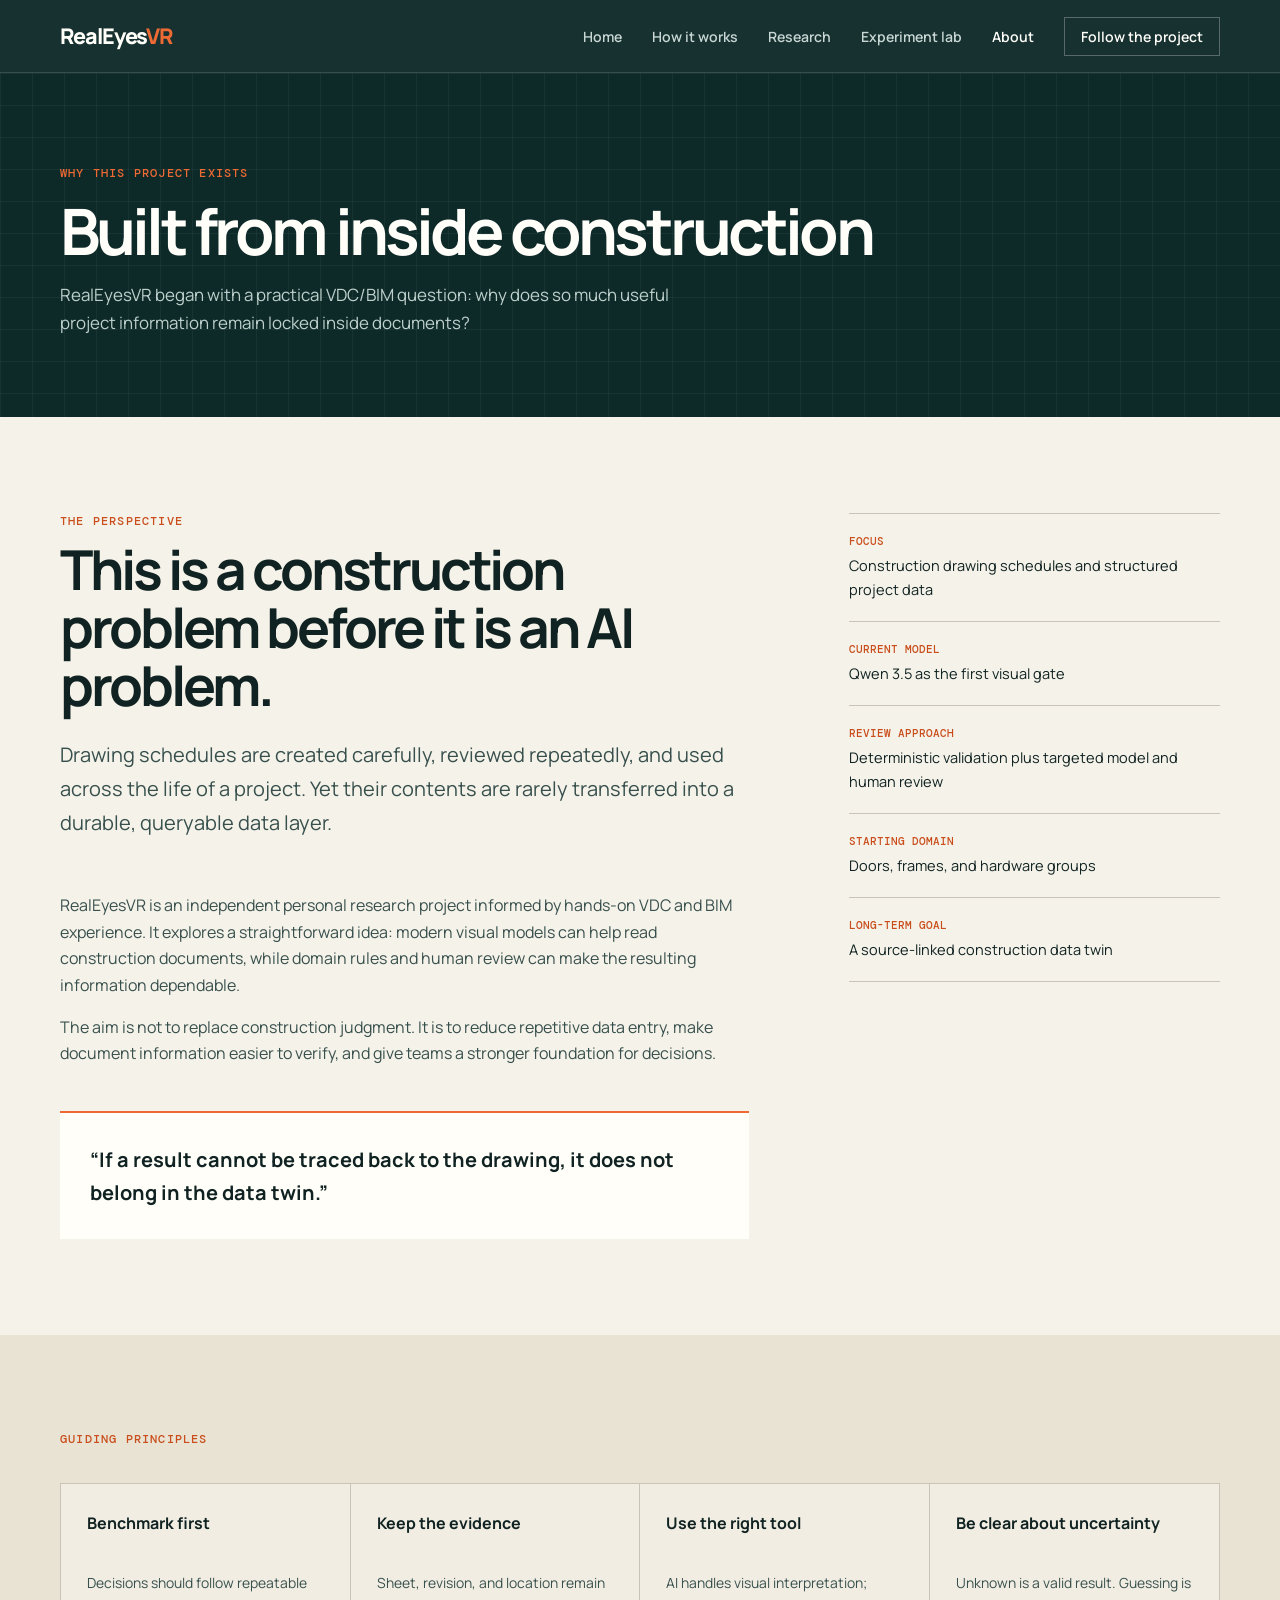
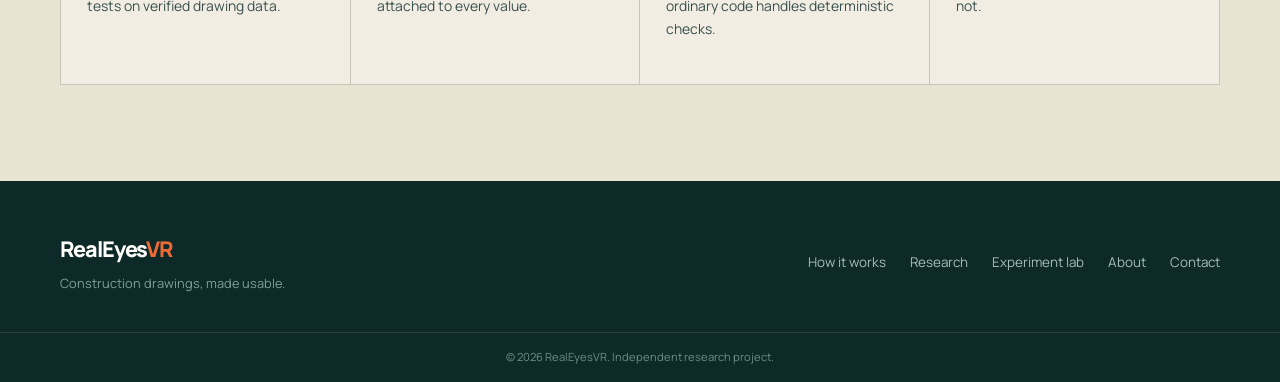
<file: realeyesvr/website/about.html>
<!DOCTYPE html>
<html lang="en">
<head>
  <meta charset="UTF-8" />
  <meta name="viewport" content="width=device-width, initial-scale=1.0" />
  <meta name="description" content="Why RealEyesVR is exploring construction drawing data extraction from a VDC and BIM perspective." />
  <title>About — RealEyesVR</title>
  <link rel="stylesheet" href="css/style.css" />
  <link rel="preconnect" href="https://fonts.googleapis.com" />
  <link rel="preconnect" href="https://fonts.gstatic.com" crossorigin />
  <link href="https://fonts.googleapis.com/css2?family=DM+Mono:wght@400;500&family=Manrope:wght@400;500;600;700;800&display=swap" rel="stylesheet" />
</head>
<body>
  <nav class="nav"><div class="nav-inner"><a href="index.html" class="logo">RealEyes<span>VR</span></a><ul class="nav-links"><li><a href="index.html">Home</a></li><li><a href="services.html">How it works</a></li><li><a href="demos.html">Research</a></li><li><a href="resources.html">Experiment lab</a></li><li><a href="about.html" class="active">About</a></li><li><a href="contact.html" class="btn-nav">Follow the project</a></li></ul><button class="hamburger" aria-label="Open navigation" aria-expanded="false">Menu</button></div></nav>
  <main>
    <section class="page-hero blueprint-grid"><div class="container"><p class="eyebrow">Why this project exists</p><h1>Built from inside construction</h1><p>RealEyesVR began with a practical VDC/BIM question: why does so much useful project information remain locked inside documents?</p></div></section>
    <section class="section"><div class="container about-new">
      <div class="about-story">
        <p class="section-kicker">The perspective</p>
        <h2 class="display-title">This is a construction problem before it is an AI problem.</h2>
        <p class="lead">Drawing schedules are created carefully, reviewed repeatedly, and used across the life of a project. Yet their contents are rarely transferred into a durable, queryable data layer.</p>
        <p>RealEyesVR is an independent personal research project informed by hands-on VDC and BIM experience. It explores a straightforward idea: modern visual models can help read construction documents, while domain rules and human review can make the resulting information dependable.</p>
        <p>The aim is not to replace construction judgment. It is to reduce repetitive data entry, make document information easier to verify, and give teams a stronger foundation for decisions.</p>
        <div class="quote-block"><p>“If a result cannot be traced back to the drawing, it does not belong in the data twin.”</p></div>
      </div>
      <aside class="about-facts">
        <div><span>Focus</span><p>Construction drawing schedules and structured project data</p></div>
        <div><span>Current model</span><p>Qwen 3.5 as the first visual gate</p></div>
        <div><span>Review approach</span><p>Deterministic validation plus targeted model and human review</p></div>
        <div><span>Starting domain</span><p>Doors, frames, and hardware groups</p></div>
        <div><span>Long-term goal</span><p>A source-linked construction data twin</p></div>
      </aside>
    </div></section>
    <section class="section bg-alt"><div class="container"><p class="section-kicker">Guiding principles</p><div class="principle-grid"><article><h3>Benchmark first</h3><p>Decisions should follow repeatable tests on verified drawing data.</p></article><article><h3>Keep the evidence</h3><p>Sheet, revision, and location remain attached to every value.</p></article><article><h3>Use the right tool</h3><p>AI handles visual interpretation; ordinary code handles deterministic checks.</p></article><article><h3>Be clear about uncertainty</h3><p>Unknown is a valid result. Guessing is not.</p></article></div></div></section>
  </main>
  <footer class="footer"><div class="container footer-inner"><div class="footer-brand"><a href="index.html" class="logo">RealEyes<span>VR</span></a><p>Construction drawings, made usable.</p></div><div class="footer-links"><a href="services.html">How it works</a><a href="demos.html">Research</a><a href="resources.html">Experiment lab</a><a href="about.html">About</a><a href="contact.html">Contact</a></div></div><div class="footer-bottom"><p>&copy; 2026 RealEyesVR. Independent research project.</p></div></footer>
  <script src="js/nav.js"></script>
</body>
</html>
</file>
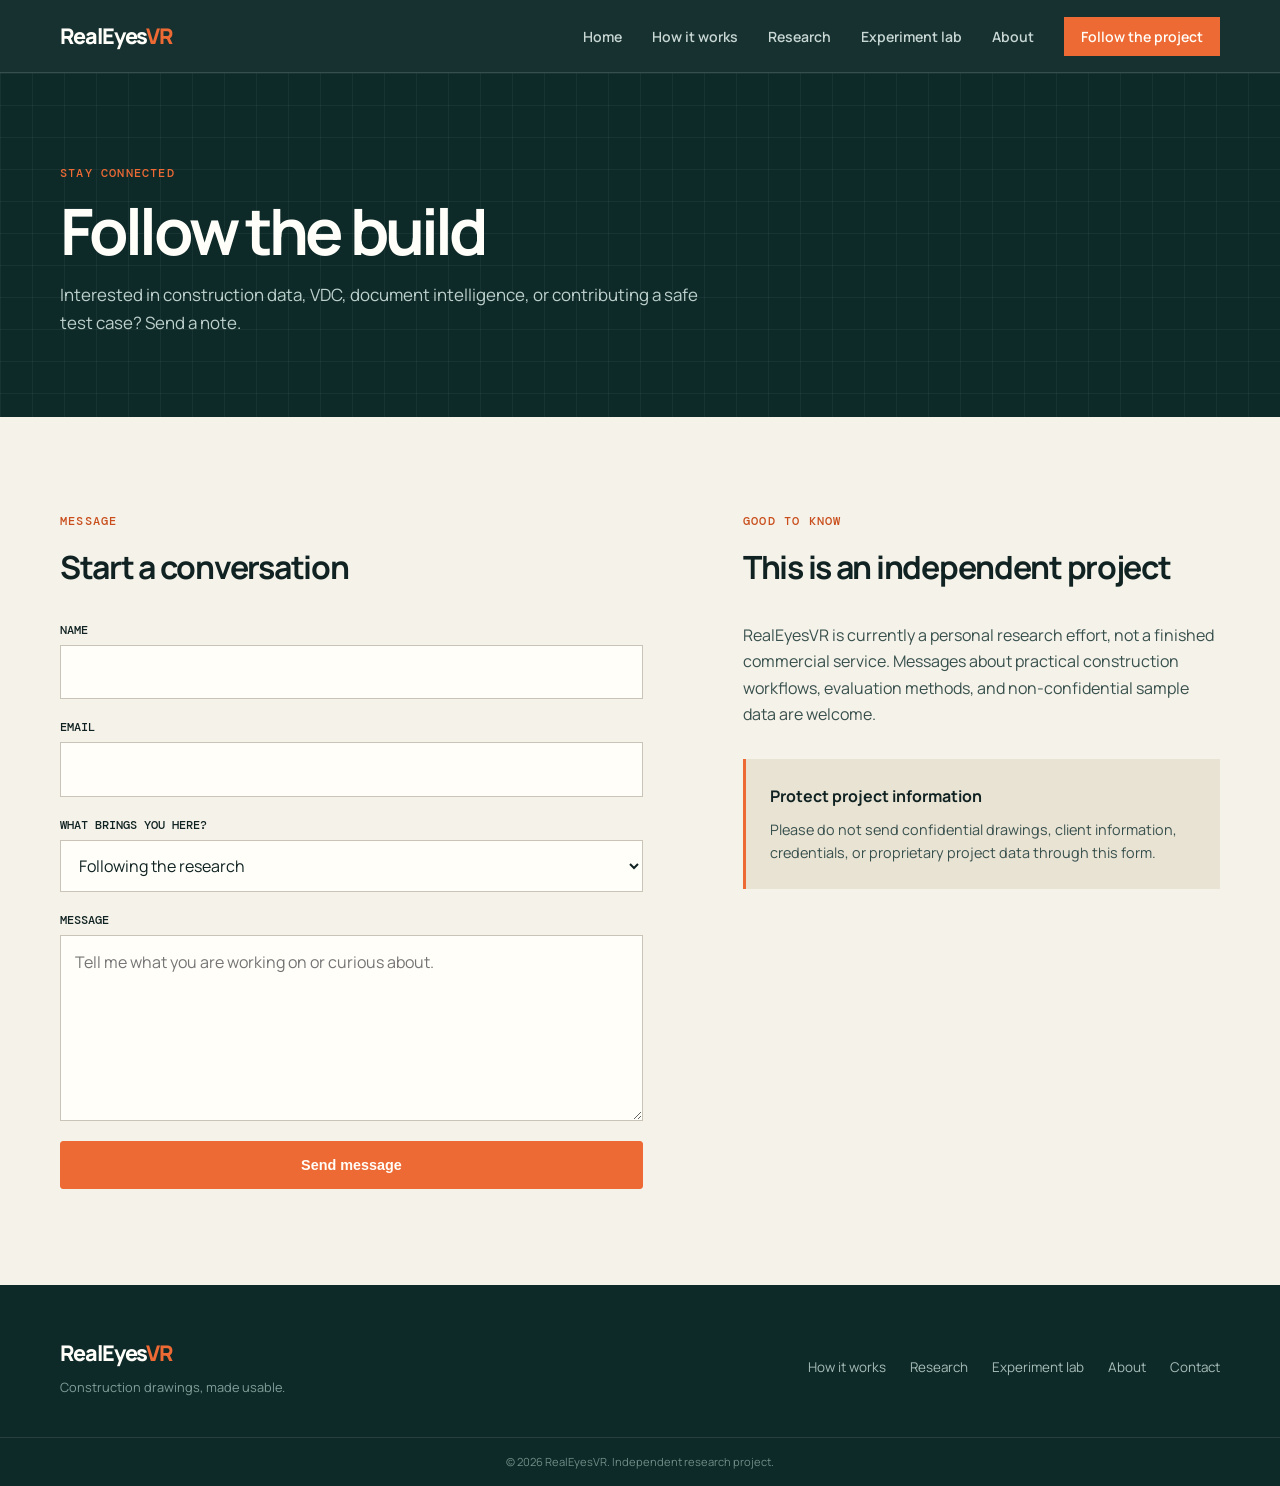
<file: realeyesvr/website/contact.html>
<!DOCTYPE html>
<html lang="en">
<head>
  <meta charset="UTF-8" />
  <meta name="viewport" content="width=device-width, initial-scale=1.0" />
  <meta name="description" content="Contact RealEyesVR or follow the construction data twin research project." />
  <title>Follow the project — RealEyesVR</title>
  <link rel="stylesheet" href="css/style.css" />
  <link rel="preconnect" href="https://fonts.googleapis.com" />
  <link rel="preconnect" href="https://fonts.gstatic.com" crossorigin />
  <link href="https://fonts.googleapis.com/css2?family=DM+Mono:wght@400;500&family=Manrope:wght@400;500;600;700;800&display=swap" rel="stylesheet" />
</head>
<body>
  <nav class="nav"><div class="nav-inner"><a href="index.html" class="logo">RealEyes<span>VR</span></a><ul class="nav-links"><li><a href="index.html">Home</a></li><li><a href="services.html">How it works</a></li><li><a href="demos.html">Research</a></li><li><a href="resources.html">Experiment lab</a></li><li><a href="about.html">About</a></li><li><a href="contact.html" class="btn-nav active">Follow the project</a></li></ul><button class="hamburger" aria-label="Open navigation" aria-expanded="false">Menu</button></div></nav>
  <main>
    <section class="page-hero blueprint-grid"><div class="container"><p class="eyebrow">Stay connected</p><h1>Follow the build</h1><p>Interested in construction data, VDC, document intelligence, or contributing a safe test case? Send a note.</p></div></section>
    <section class="section"><div class="container contact-inner">
      <div class="contact-form-wrap"><p class="section-kicker">Message</p><h2>Start a conversation</h2>
        <form name="contact" method="POST" data-netlify="true" class="contact-form">
          <input type="hidden" name="form-name" value="contact" />
          <div class="form-row"><label for="name">Name</label><input type="text" id="name" name="name" required autocomplete="name" /></div>
          <div class="form-row"><label for="email">Email</label><input type="email" id="email" name="email" required autocomplete="email" /></div>
          <div class="form-row"><label for="interest">What brings you here?</label><select id="interest" name="interest"><option value="research">Following the research</option><option value="construction-data">Construction data discussion</option><option value="test-case">Possible test case</option><option value="collaboration">Potential collaboration</option><option value="other">Something else</option></select></div>
          <div class="form-row"><label for="message">Message</label><textarea id="message" name="message" rows="6" required placeholder="Tell me what you are working on or curious about."></textarea></div>
          <button type="submit" class="btn-primary btn-full">Send message</button>
        </form>
      </div>
      <aside class="contact-info"><p class="section-kicker">Good to know</p><h2>This is an independent project</h2><p>RealEyesVR is currently a personal research effort, not a finished commercial service. Messages about practical construction workflows, evaluation methods, and non-confidential sample data are welcome.</p><div class="contact-aside"><strong>Protect project information</strong><p>Please do not send confidential drawings, client information, credentials, or proprietary project data through this form.</p></div></aside>
    </div></section>
  </main>
  <footer class="footer"><div class="container footer-inner"><div class="footer-brand"><a href="index.html" class="logo">RealEyes<span>VR</span></a><p>Construction drawings, made usable.</p></div><div class="footer-links"><a href="services.html">How it works</a><a href="demos.html">Research</a><a href="resources.html">Experiment lab</a><a href="about.html">About</a><a href="contact.html">Contact</a></div></div><div class="footer-bottom"><p>&copy; 2026 RealEyesVR. Independent research project.</p></div></footer>
  <script src="js/nav.js"></script>
</body>
</html>
</file>
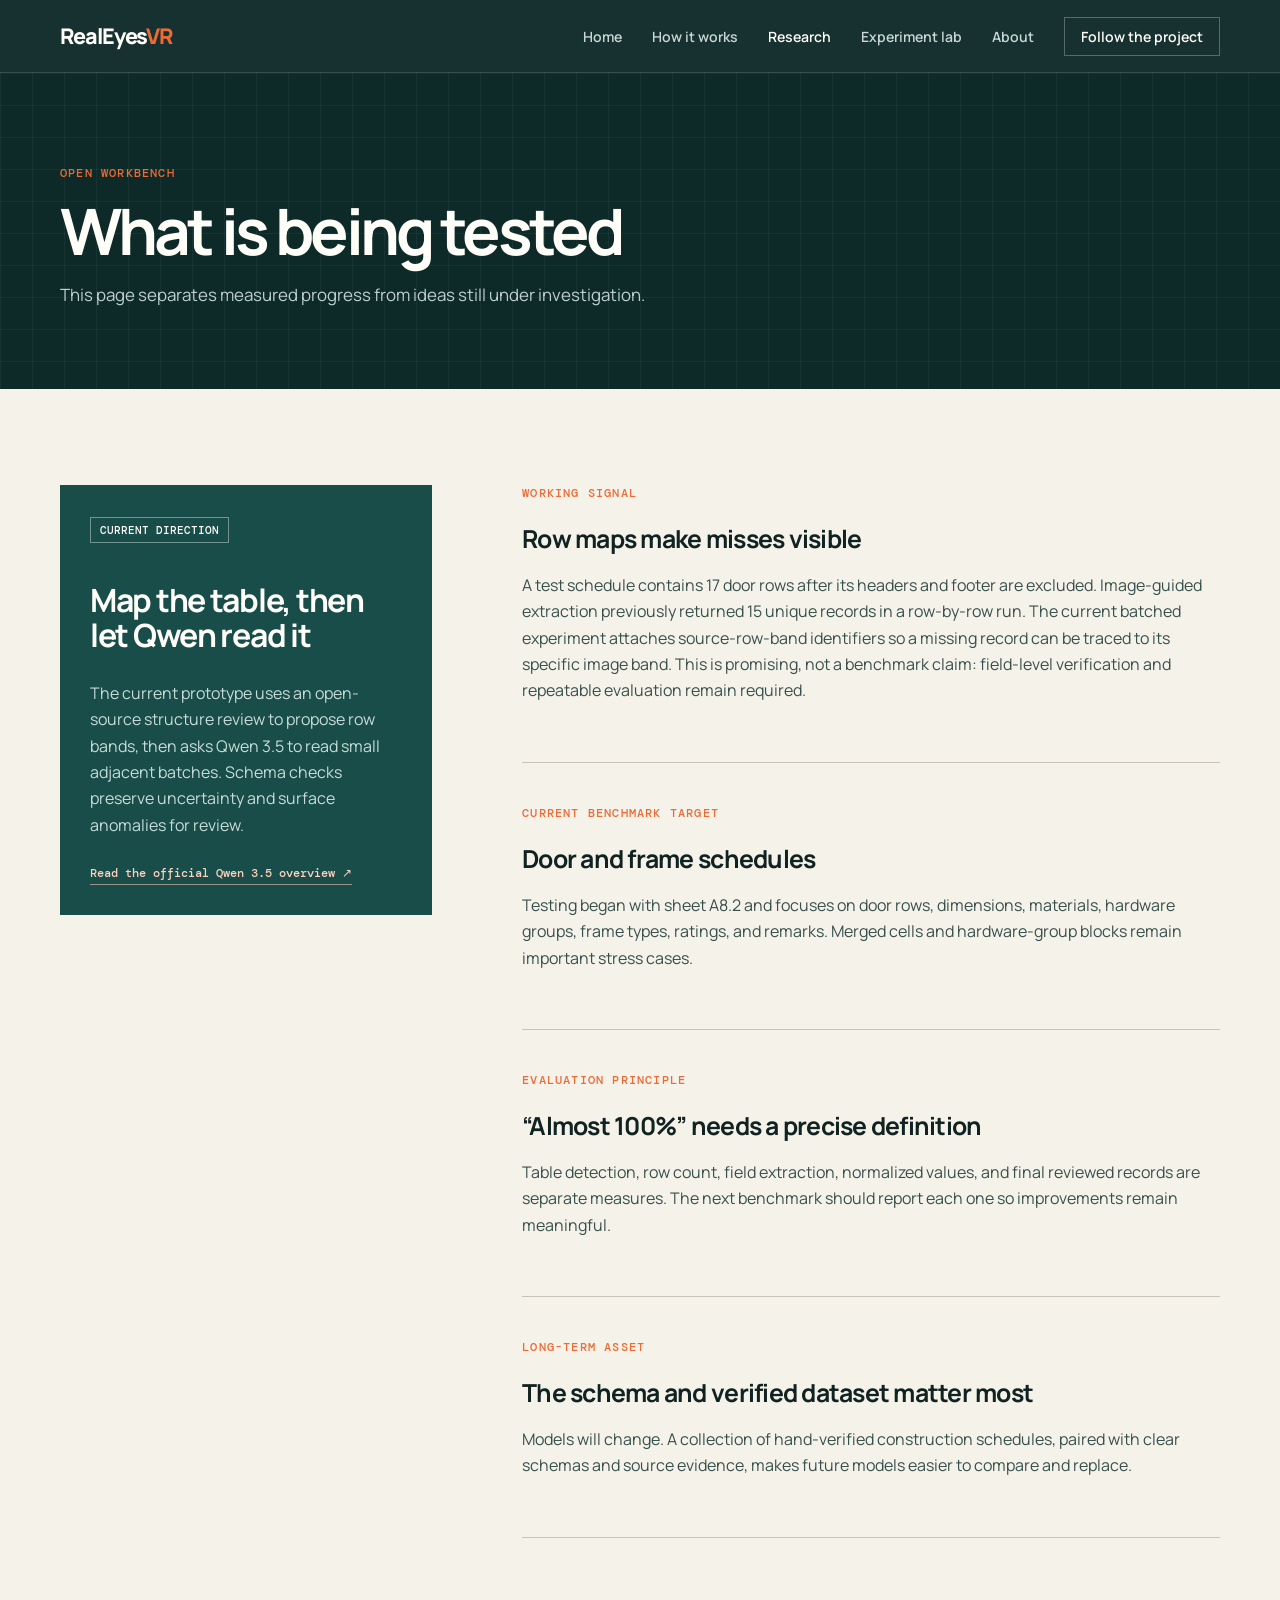
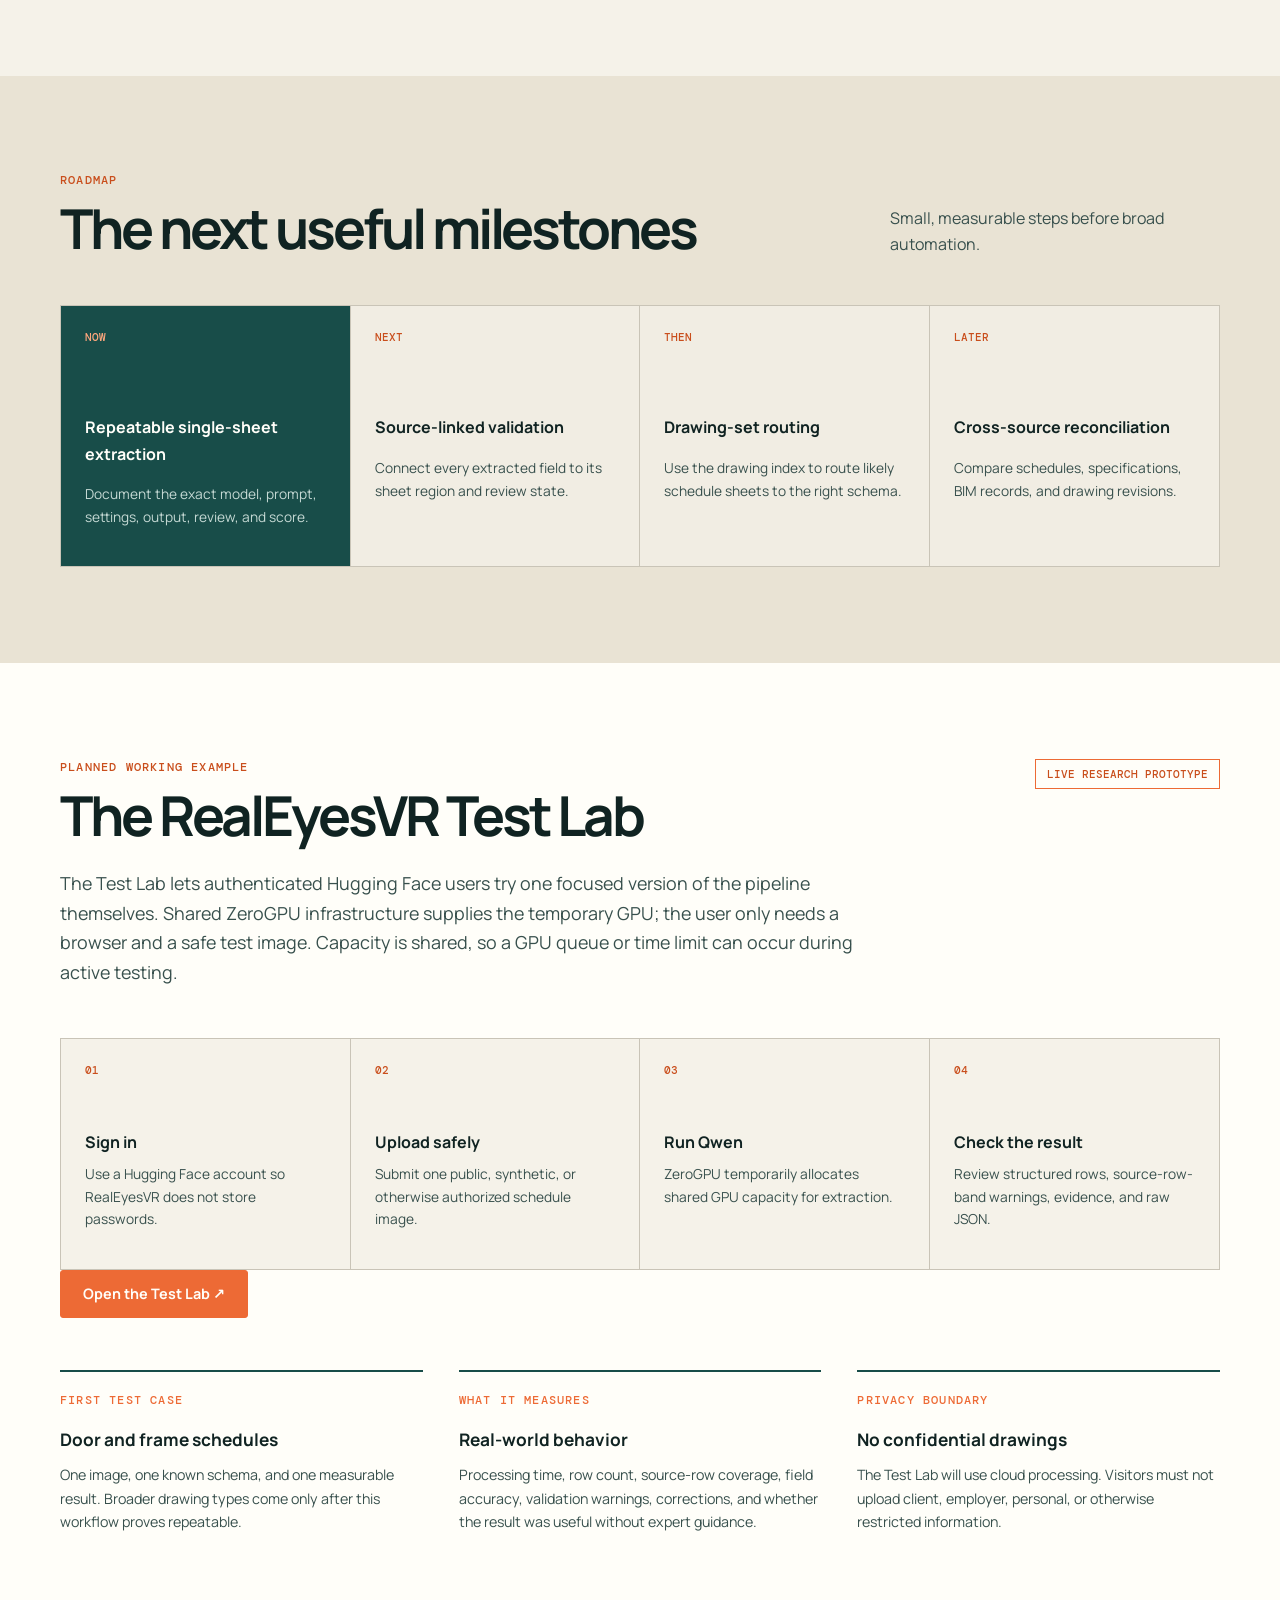
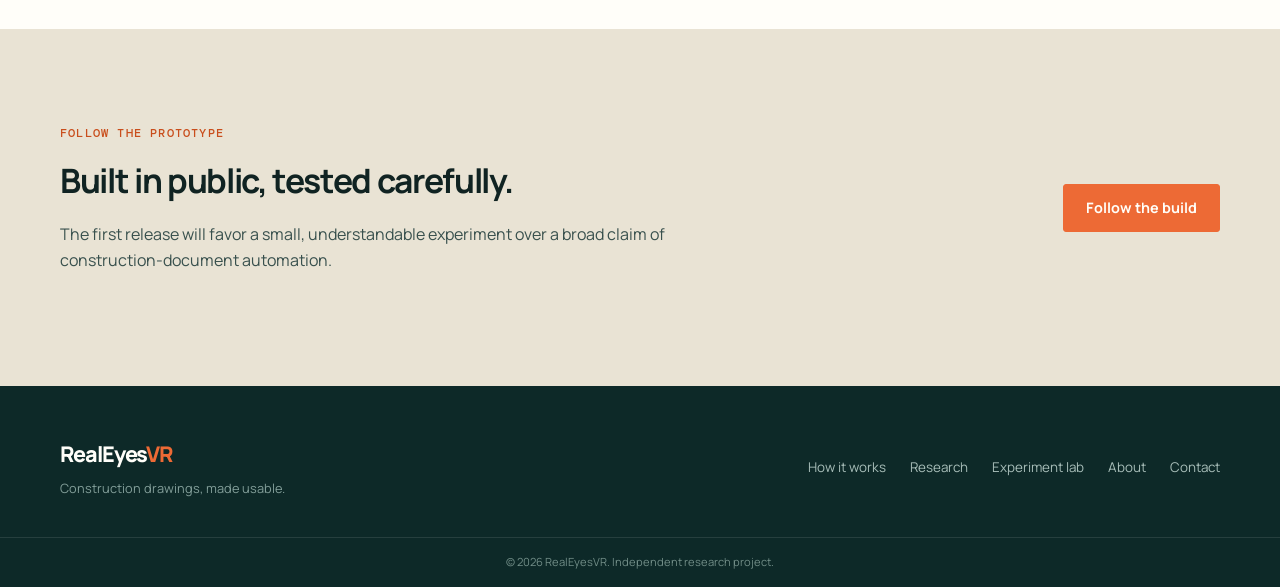
<file: realeyesvr/website/demos.html>
<!DOCTYPE html>
<html lang="en">
<head>
  <meta charset="UTF-8" />
  <meta name="viewport" content="width=device-width, initial-scale=1.0" />
  <meta name="description" content="Current RealEyesVR research into construction drawing extraction and data twins." />
  <title>Research — RealEyesVR</title>
  <link rel="stylesheet" href="css/style.css" />
  <link rel="preconnect" href="https://fonts.googleapis.com" />
  <link rel="preconnect" href="https://fonts.gstatic.com" crossorigin />
  <link href="https://fonts.googleapis.com/css2?family=DM+Mono:wght@400;500&family=Manrope:wght@400;500;600;700;800&display=swap" rel="stylesheet" />
</head>
<body>
  <nav class="nav"><div class="nav-inner"><a href="index.html" class="logo">RealEyes<span>VR</span></a><ul class="nav-links"><li><a href="index.html">Home</a></li><li><a href="services.html">How it works</a></li><li><a href="demos.html" class="active">Research</a></li><li><a href="resources.html">Experiment lab</a></li><li><a href="about.html">About</a></li><li><a href="contact.html" class="btn-nav">Follow the project</a></li></ul><button class="hamburger" aria-label="Open navigation" aria-expanded="false">Menu</button></div></nav>
  <main>
    <section class="page-hero blueprint-grid"><div class="container"><p class="eyebrow">Open workbench</p><h1>What is being tested</h1><p>This page separates measured progress from ideas still under investigation.</p></div></section>
    <section class="section"><div class="container research-layout">
      <aside class="research-summary"><span class="status-pill">Current direction</span><h2>Map the table, then let Qwen read it</h2><p>The current prototype uses an open-source structure review to propose row bands, then asks Qwen 3.5 to read small adjacent batches. Schema checks preserve uncertainty and surface anomalies for review.</p><a class="source-link" href="https://qwen.ai/blog?id=qwen3.5" target="_blank" rel="noopener noreferrer">Read the official Qwen 3.5 overview <span aria-hidden="true">↗</span></a></aside>
      <div class="research-notes">
        <article><p class="note-meta">Working signal</p><h3>Row maps make misses visible</h3><p>A test schedule contains 17 door rows after its headers and footer are excluded. Image-guided extraction previously returned 15 unique records in a row-by-row run. The current batched experiment attaches source-row-band identifiers so a missing record can be traced to its specific image band. This is promising, not a benchmark claim: field-level verification and repeatable evaluation remain required.</p></article>
        <article><p class="note-meta">Current benchmark target</p><h3>Door and frame schedules</h3><p>Testing began with sheet A8.2 and focuses on door rows, dimensions, materials, hardware groups, frame types, ratings, and remarks. Merged cells and hardware-group blocks remain important stress cases.</p></article>
        <article><p class="note-meta">Evaluation principle</p><h3>“Almost 100%” needs a precise definition</h3><p>Table detection, row count, field extraction, normalized values, and final reviewed records are separate measures. The next benchmark should report each one so improvements remain meaningful.</p></article>
        <article><p class="note-meta">Long-term asset</p><h3>The schema and verified dataset matter most</h3><p>Models will change. A collection of hand-verified construction schedules, paired with clear schemas and source evidence, makes future models easier to compare and replace.</p></article>
      </div>
    </div></section>
    <section class="section bg-alt"><div class="container">
      <div class="section-heading-row"><div><p class="section-kicker">Roadmap</p><h2 class="display-title">The next useful milestones</h2></div><p>Small, measurable steps before broad automation.</p></div>
      <div class="roadmap">
        <article class="done"><span>Now</span><h3>Repeatable single-sheet extraction</h3><p>Document the exact model, prompt, settings, output, review, and score.</p></article>
        <article><span>Next</span><h3>Source-linked validation</h3><p>Connect every extracted field to its sheet region and review state.</p></article>
        <article><span>Then</span><h3>Drawing-set routing</h3><p>Use the drawing index to route likely schedule sheets to the right schema.</p></article>
        <article><span>Later</span><h3>Cross-source reconciliation</h3><p>Compare schedules, specifications, BIM records, and drawing revisions.</p></article>
      </div>
    </div></section>
    <section class="section test-lab-section" id="test-lab">
      <div class="container">
        <div class="test-lab-heading">
          <div><p class="section-kicker">Planned working example</p><h2 class="display-title">The RealEyesVR Test Lab</h2></div>
          <span class="build-badge">Live research prototype</span>
        </div>
        <p class="test-lab-lead">The Test Lab lets authenticated Hugging Face users try one focused version of the pipeline themselves. Shared ZeroGPU infrastructure supplies the temporary GPU; the user only needs a browser and a safe test image. Capacity is shared, so a GPU queue or time limit can occur during active testing.</p>
        <div class="lab-flow" aria-label="Planned Test Lab workflow">
          <article><span>01</span><h3>Sign in</h3><p>Use a Hugging Face account so RealEyesVR does not store passwords.</p></article>
          <article><span>02</span><h3>Upload safely</h3><p>Submit one public, synthetic, or otherwise authorized schedule image.</p></article>
          <article><span>03</span><h3>Run Qwen</h3><p>ZeroGPU temporarily allocates shared GPU capacity for extraction.</p></article>
          <article><span>04</span><h3>Check the result</h3><p>Review structured rows, source-row-band warnings, evidence, and raw JSON.</p></article>
        </div>
        <p><a href="https://huggingface.co/spaces/dmet2/realeyesvr-test-lab" class="btn-primary" target="_blank" rel="noopener noreferrer">Open the Test Lab ↗</a></p>
        <div class="lab-boundaries">
          <div><p class="note-meta">First test case</p><h3>Door and frame schedules</h3><p>One image, one known schema, and one measurable result. Broader drawing types come only after this workflow proves repeatable.</p></div>
          <div><p class="note-meta">What it measures</p><h3>Real-world behavior</h3><p>Processing time, row count, source-row coverage, field accuracy, validation warnings, corrections, and whether the result was useful without expert guidance.</p></div>
          <div><p class="note-meta">Privacy boundary</p><h3>No confidential drawings</h3><p>The Test Lab will use cloud processing. Visitors must not upload client, employer, personal, or otherwise restricted information.</p></div>
        </div>
      </div>
    </section>
    <section class="section bg-alt"><div class="container callout"><div><p class="section-kicker">Follow the prototype</p><h2>Built in public, tested carefully.</h2><p>The first release will favor a small, understandable experiment over a broad claim of construction-document automation.</p></div><a href="contact.html" class="btn-primary">Follow the build</a></div></section>
  </main>
  <footer class="footer"><div class="container footer-inner"><div class="footer-brand"><a href="index.html" class="logo">RealEyes<span>VR</span></a><p>Construction drawings, made usable.</p></div><div class="footer-links"><a href="services.html">How it works</a><a href="demos.html">Research</a><a href="resources.html">Experiment lab</a><a href="about.html">About</a><a href="contact.html">Contact</a></div></div><div class="footer-bottom"><p>&copy; 2026 RealEyesVR. Independent research project.</p></div></footer>
  <script src="js/nav.js"></script>
</body>
</html>
</file>
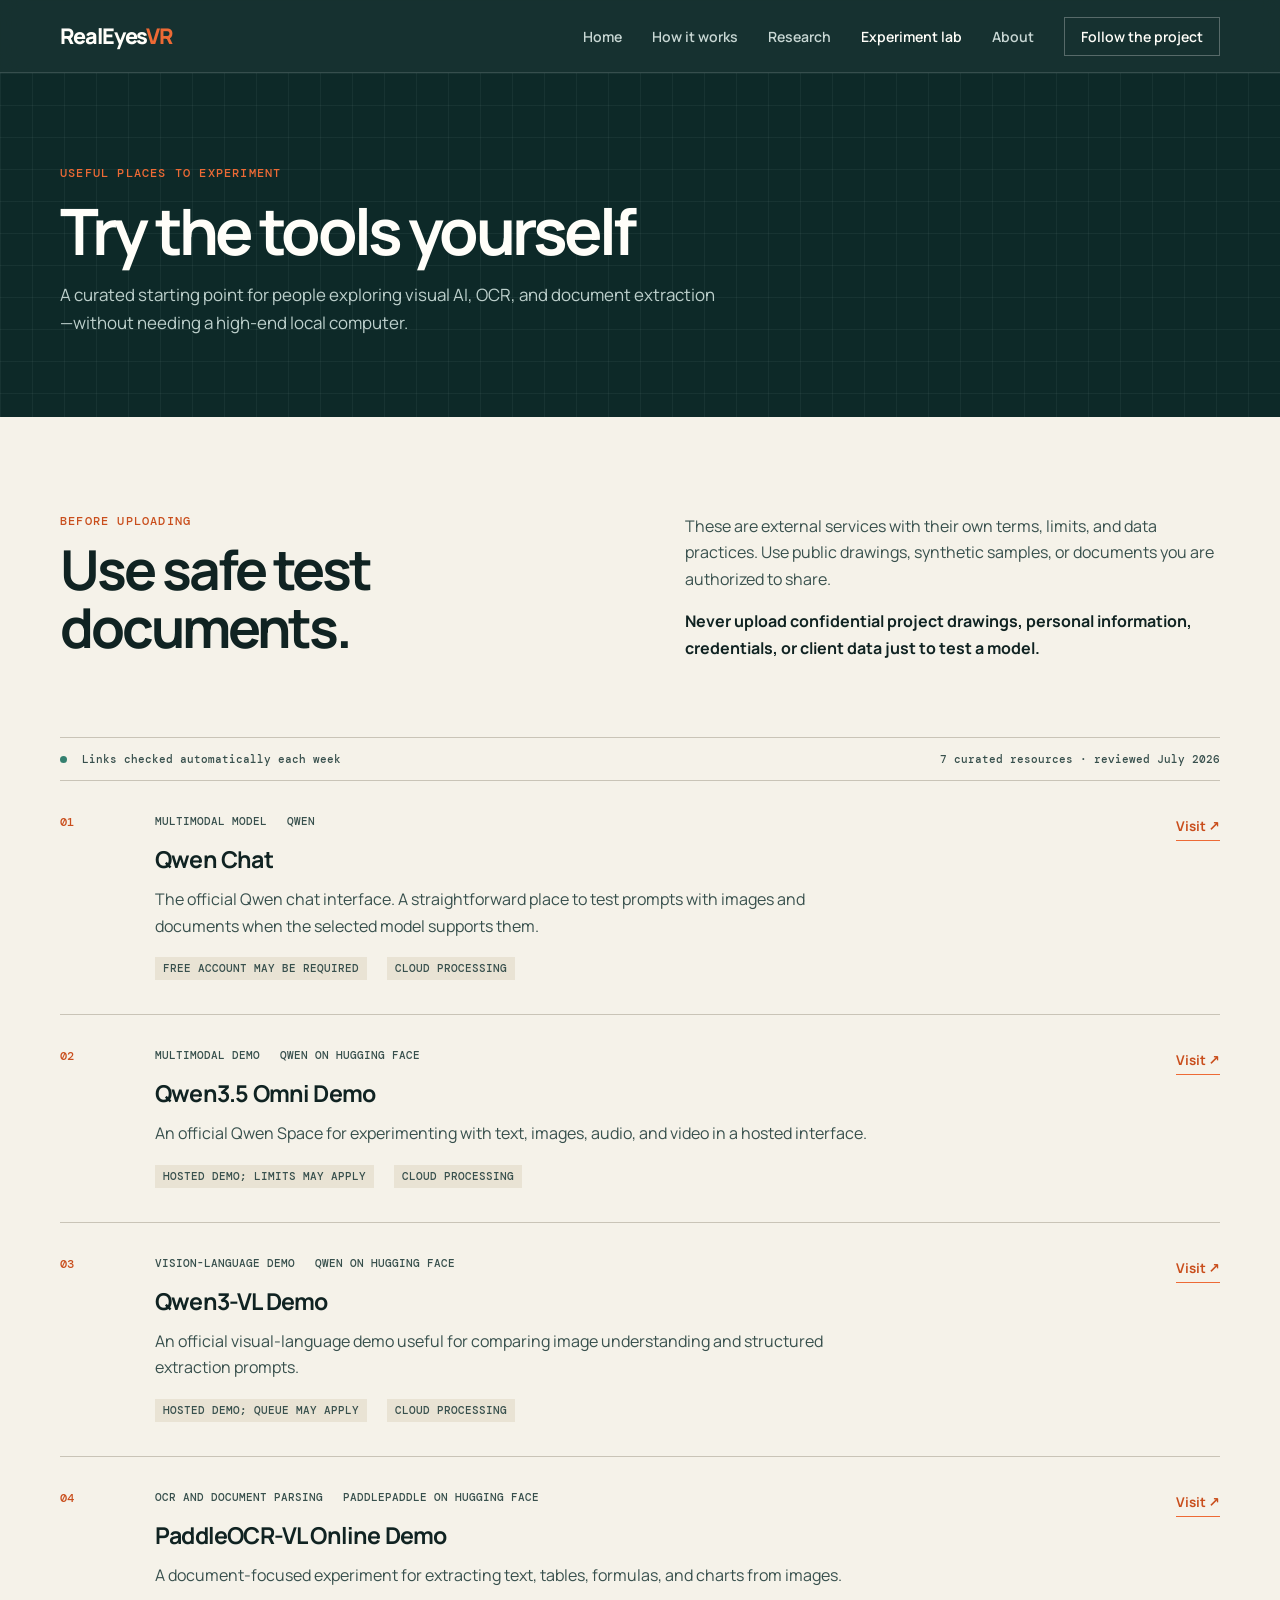
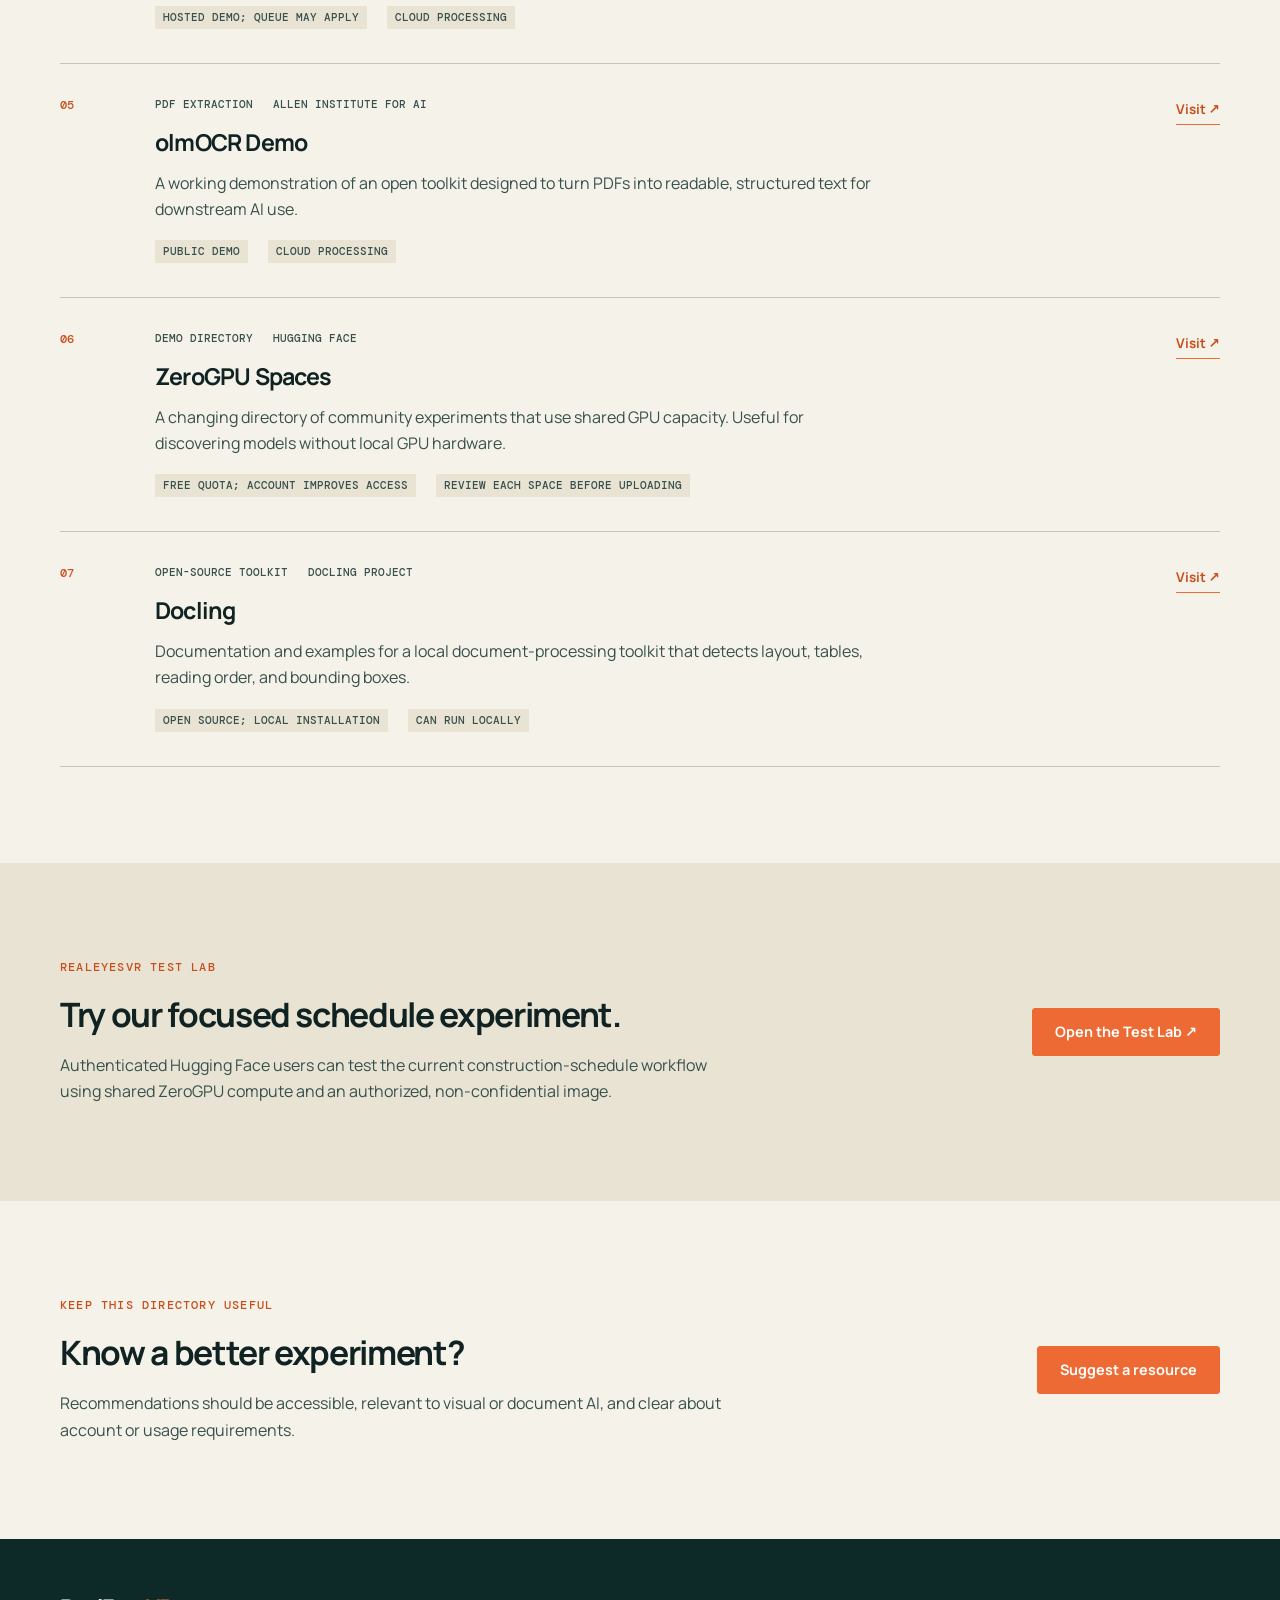
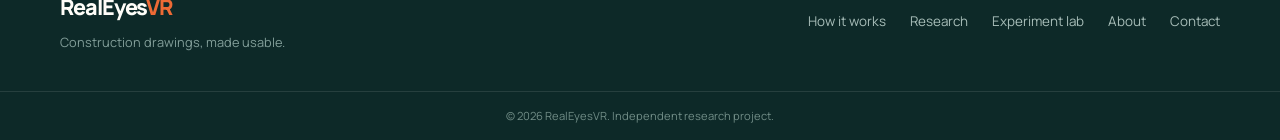
<file: realeyesvr/website/resources.html>
<!DOCTYPE html>
<html lang="en">
<head>
  <meta charset="UTF-8" />
  <meta name="viewport" content="width=device-width, initial-scale=1.0" />
  <meta name="description" content="A curated, regularly checked collection of working AI and document-extraction experiments for construction technology learners." />
  <title>Experiment Lab — RealEyesVR</title>
  <link rel="stylesheet" href="css/style.css" />
  <link rel="preconnect" href="https://fonts.googleapis.com" />
  <link rel="preconnect" href="https://fonts.gstatic.com" crossorigin />
  <link href="https://fonts.googleapis.com/css2?family=DM+Mono:wght@400;500&family=Manrope:wght@400;500;600;700;800&display=swap" rel="stylesheet" />
</head>
<body>
  <nav class="nav">
    <div class="nav-inner">
      <a href="index.html" class="logo">RealEyes<span>VR</span></a>
      <ul class="nav-links">
        <li><a href="index.html">Home</a></li>
        <li><a href="services.html">How it works</a></li>
        <li><a href="demos.html">Research</a></li>
        <li><a href="resources.html" class="active">Experiment lab</a></li>
        <li><a href="about.html">About</a></li>
        <li><a href="contact.html" class="btn-nav">Follow the project</a></li>
      </ul>
      <button class="hamburger" aria-label="Open navigation" aria-expanded="false">Menu</button>
    </div>
  </nav>

  <main>
    <section class="page-hero blueprint-grid">
      <div class="container">
        <p class="eyebrow">Useful places to experiment</p>
        <h1>Try the tools yourself</h1>
        <p>A curated starting point for people exploring visual AI, OCR, and document extraction—without needing a high-end local computer.</p>
      </div>
    </section>

    <section class="section resource-intro">
      <div class="container">
        <div class="resource-guidance">
          <div>
            <p class="section-kicker">Before uploading</p>
            <h2 class="display-title">Use safe test documents.</h2>
          </div>
          <div>
            <p>These are external services with their own terms, limits, and data practices. Use public drawings, synthetic samples, or documents you are authorized to share.</p>
            <p><strong>Never upload confidential project drawings, personal information, credentials, or client data just to test a model.</strong></p>
          </div>
        </div>

        <div class="resource-toolbar" aria-label="Resource information">
          <span><i class="status-dot"></i> Links checked automatically each week</span>
          <span id="resource-count">Loading resources…</span>
        </div>

        <div id="resource-list" class="resource-list" aria-live="polite">
          <noscript><p>This catalog needs JavaScript to load. You can still visit the <a href="https://huggingface.co/Qwen/spaces">official Qwen Spaces collection</a>.</p></noscript>
        </div>
      </div>
    </section>

    <section class="section bg-alt">
      <div class="container contribute-row">
        <div><p class="section-kicker">RealEyesVR Test Lab</p><h2>Try our focused schedule experiment.</h2><p>Authenticated Hugging Face users can test the current construction-schedule workflow using shared ZeroGPU compute and an authorized, non-confidential image.</p></div>
        <a href="https://huggingface.co/spaces/dmet2/realeyesvr-test-lab" class="btn-primary" target="_blank" rel="noopener noreferrer">Open the Test Lab ↗</a>
      </div>
    </section>
    <section class="section"><div class="container contribute-row"><div><p class="section-kicker">Keep this directory useful</p><h2>Know a better experiment?</h2><p>Recommendations should be accessible, relevant to visual or document AI, and clear about account or usage requirements.</p></div><a href="contact.html" class="btn-primary">Suggest a resource</a></div></section>
  </main>

  <footer class="footer"><div class="container footer-inner"><div class="footer-brand"><a href="index.html" class="logo">RealEyes<span>VR</span></a><p>Construction drawings, made usable.</p></div><div class="footer-links"><a href="services.html">How it works</a><a href="demos.html">Research</a><a href="resources.html">Experiment lab</a><a href="about.html">About</a><a href="contact.html">Contact</a></div></div><div class="footer-bottom"><p>&copy; 2026 RealEyesVR. Independent research project.</p></div></footer>
  <script src="js/nav.js"></script>
  <script src="js/resources.js"></script>
</body>
</html>
</file>
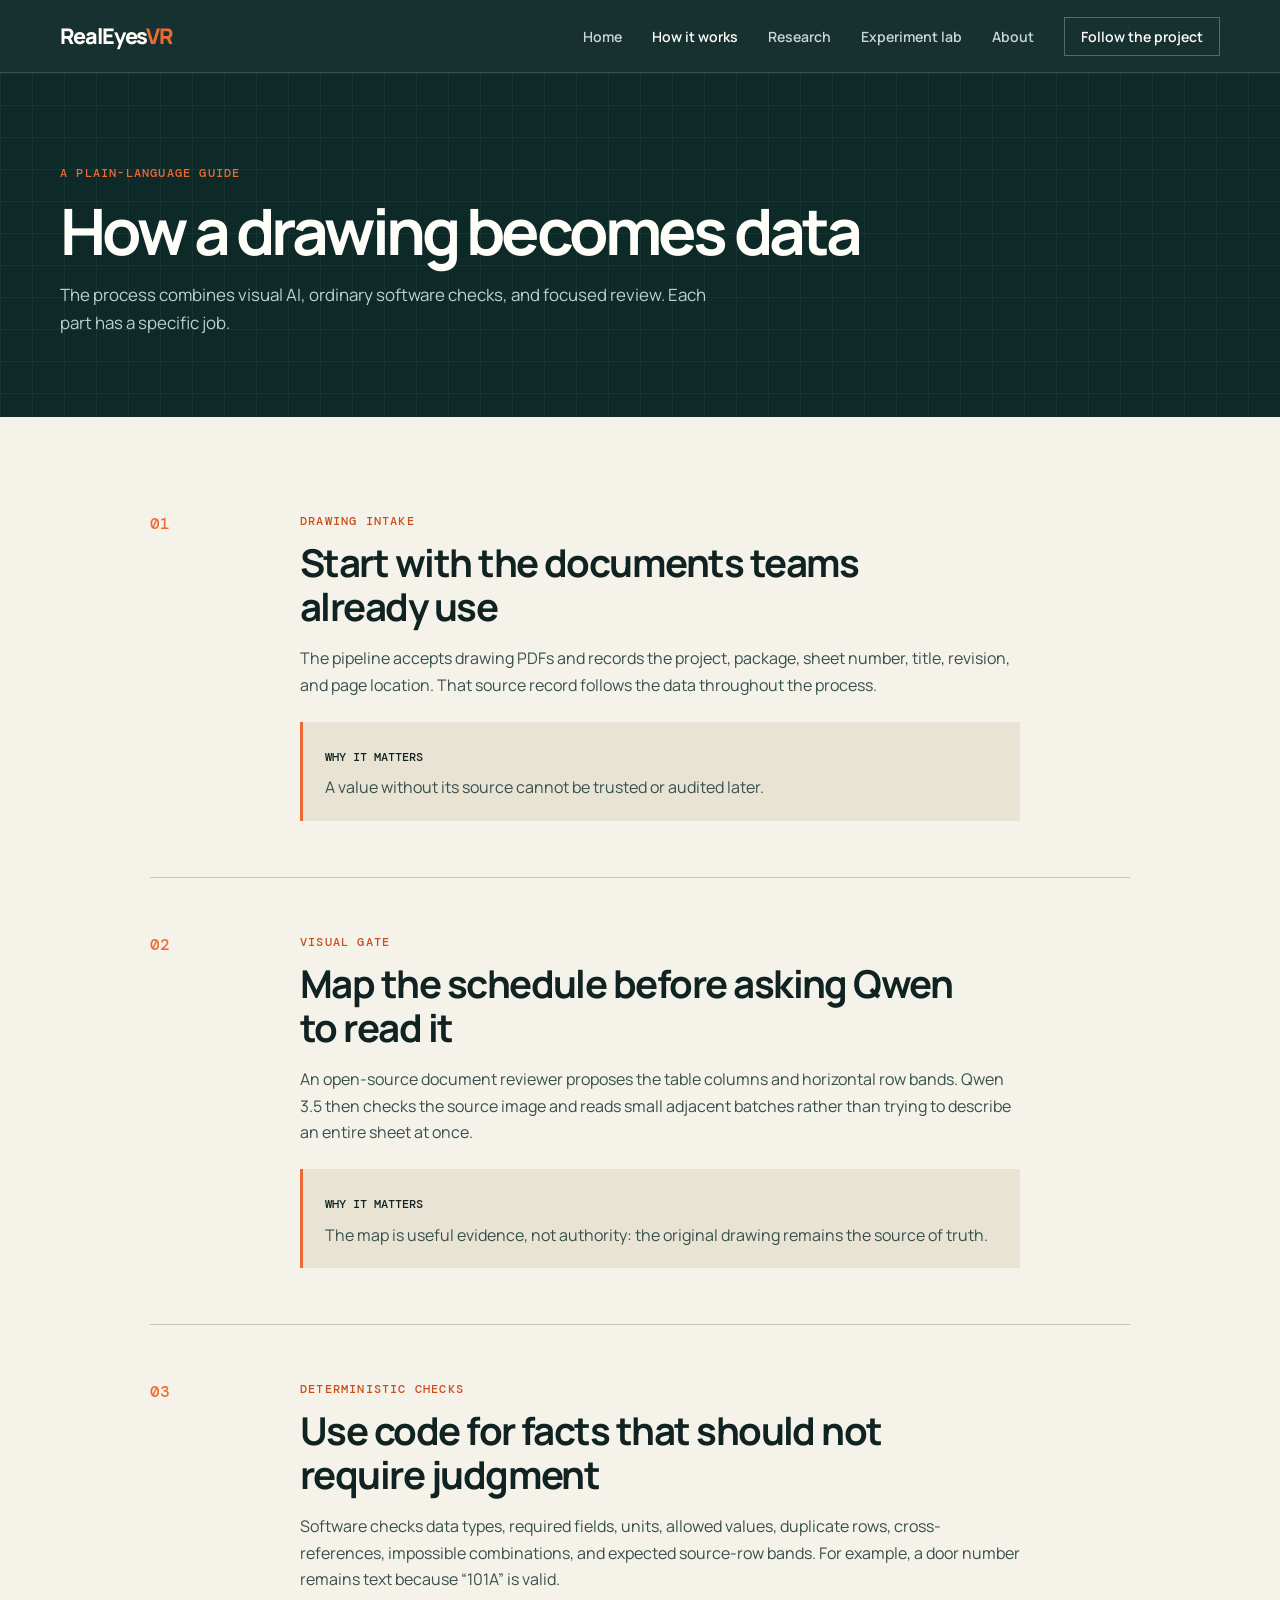
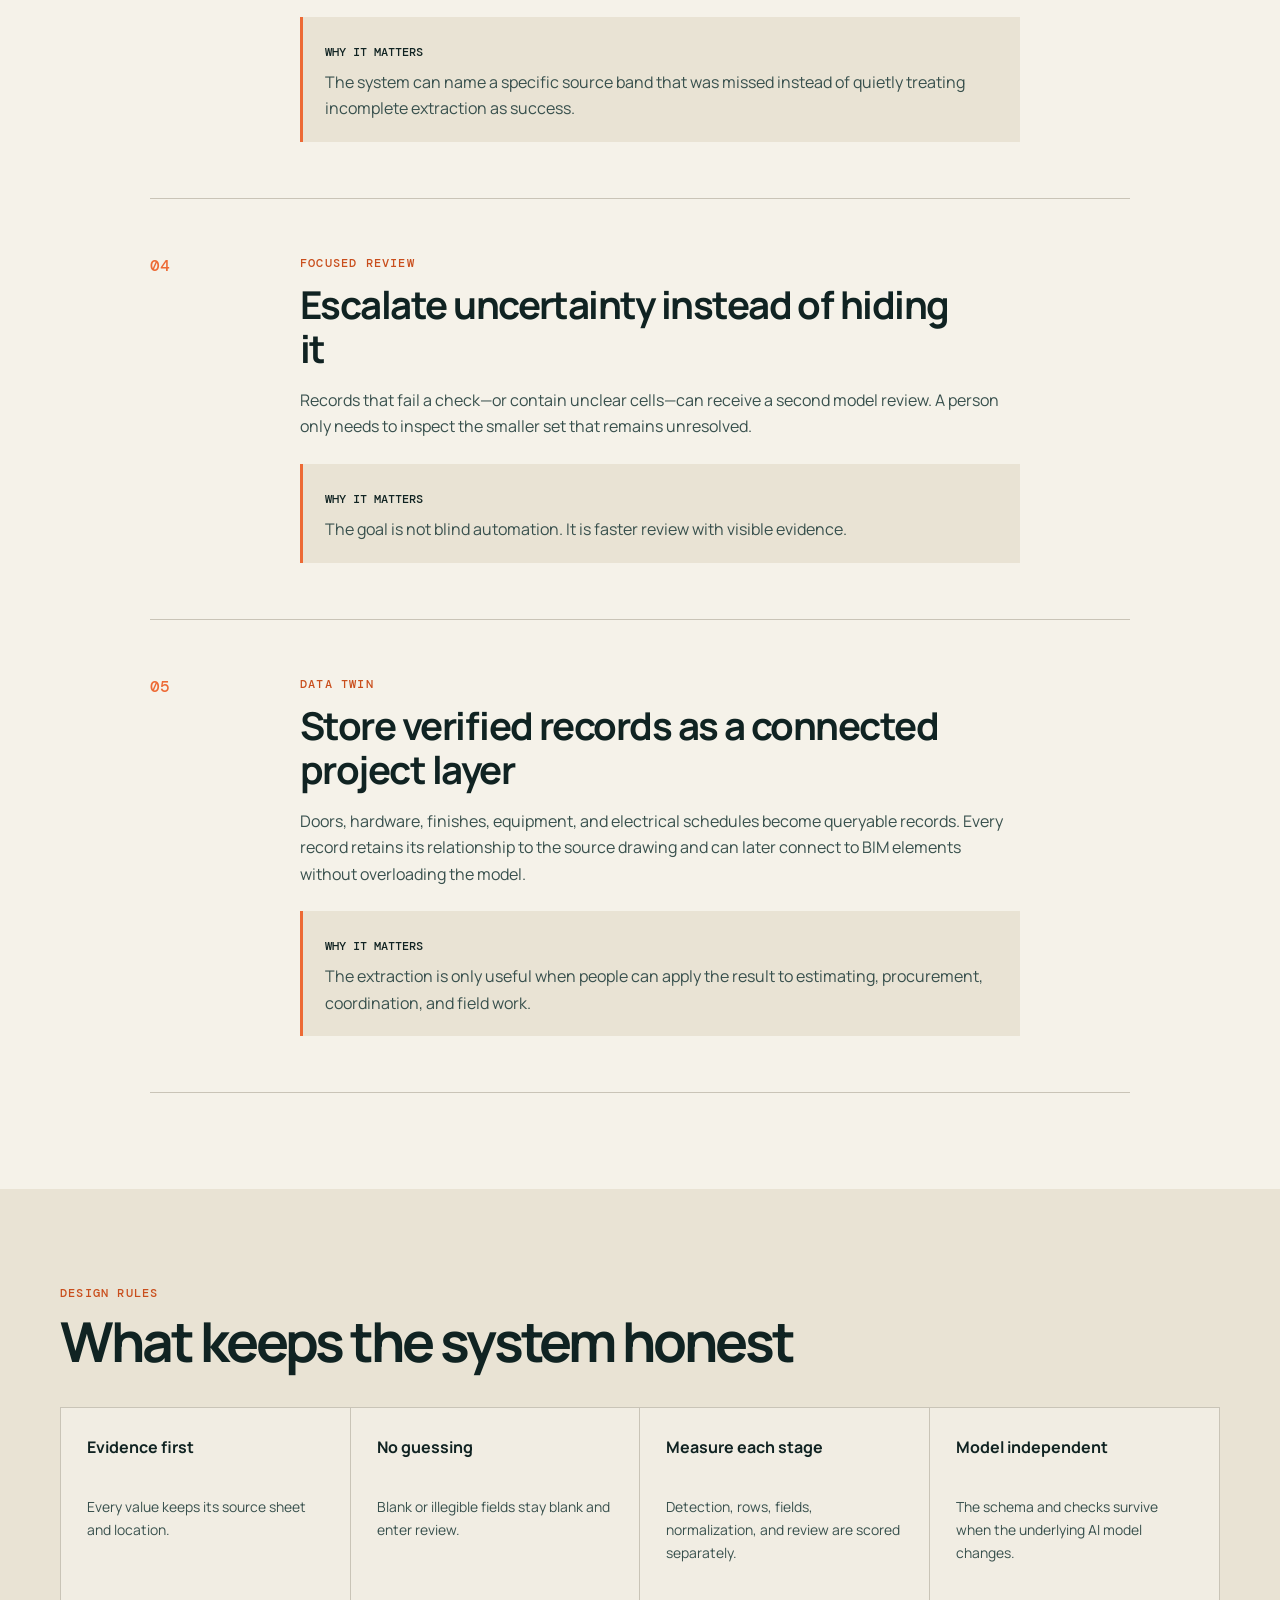
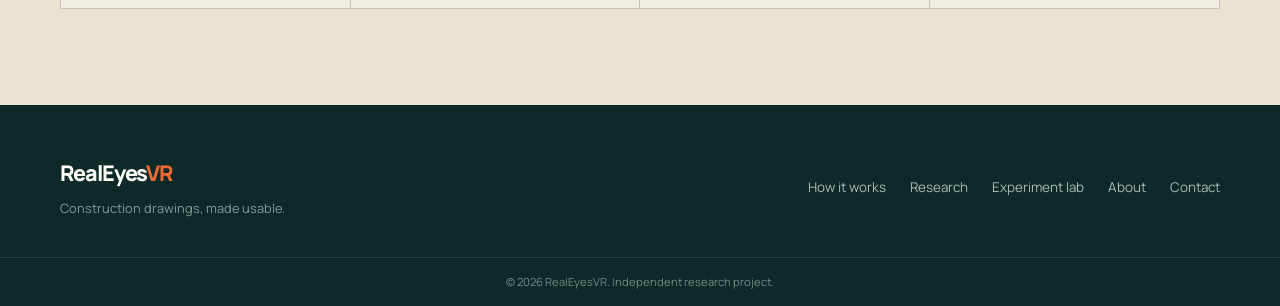
<file: realeyesvr/website/services.html>
<!DOCTYPE html>
<html lang="en">
<head>
  <meta charset="UTF-8" />
  <meta name="viewport" content="width=device-width, initial-scale=1.0" />
  <meta name="description" content="How RealEyesVR turns construction drawing schedules into checked, source-linked records." />
  <title>How it works — RealEyesVR</title>
  <link rel="stylesheet" href="css/style.css" />
  <link rel="preconnect" href="https://fonts.googleapis.com" />
  <link rel="preconnect" href="https://fonts.gstatic.com" crossorigin />
  <link href="https://fonts.googleapis.com/css2?family=DM+Mono:wght@400;500&family=Manrope:wght@400;500;600;700;800&display=swap" rel="stylesheet" />
</head>
<body>
  <nav class="nav"><div class="nav-inner"><a href="index.html" class="logo">RealEyes<span>VR</span></a><ul class="nav-links"><li><a href="index.html">Home</a></li><li><a href="services.html" class="active">How it works</a></li><li><a href="demos.html">Research</a></li><li><a href="resources.html">Experiment lab</a></li><li><a href="about.html">About</a></li><li><a href="contact.html" class="btn-nav">Follow the project</a></li></ul><button class="hamburger" aria-label="Open navigation" aria-expanded="false">Menu</button></div></nav>
  <main>
    <section class="page-hero blueprint-grid"><div class="container"><p class="eyebrow">A plain-language guide</p><h1>How a drawing becomes data</h1><p>The process combines visual AI, ordinary software checks, and focused review. Each part has a specific job.</p></div></section>
    <section class="section"><div class="container narrow">
      <div class="process-detail">
        <article><span class="process-num">01</span><div><p class="section-kicker">Drawing intake</p><h2>Start with the documents teams already use</h2><p>The pipeline accepts drawing PDFs and records the project, package, sheet number, title, revision, and page location. That source record follows the data throughout the process.</p><div class="plain-note"><strong>Why it matters</strong><p>A value without its source cannot be trusted or audited later.</p></div></div></article>
        <article><span class="process-num">02</span><div><p class="section-kicker">Visual gate</p><h2>Map the schedule before asking Qwen to read it</h2><p>An open-source document reviewer proposes the table columns and horizontal row bands. Qwen 3.5 then checks the source image and reads small adjacent batches rather than trying to describe an entire sheet at once.</p><div class="plain-note"><strong>Why it matters</strong><p>The map is useful evidence, not authority: the original drawing remains the source of truth.</p></div></div></article>
        <article><span class="process-num">03</span><div><p class="section-kicker">Deterministic checks</p><h2>Use code for facts that should not require judgment</h2><p>Software checks data types, required fields, units, allowed values, duplicate rows, cross-references, impossible combinations, and expected source-row bands. For example, a door number remains text because “101A” is valid.</p><div class="plain-note"><strong>Why it matters</strong><p>The system can name a specific source band that was missed instead of quietly treating incomplete extraction as success.</p></div></div></article>
        <article><span class="process-num">04</span><div><p class="section-kicker">Focused review</p><h2>Escalate uncertainty instead of hiding it</h2><p>Records that fail a check—or contain unclear cells—can receive a second model review. A person only needs to inspect the smaller set that remains unresolved.</p><div class="plain-note"><strong>Why it matters</strong><p>The goal is not blind automation. It is faster review with visible evidence.</p></div></div></article>
        <article><span class="process-num">05</span><div><p class="section-kicker">Data twin</p><h2>Store verified records as a connected project layer</h2><p>Doors, hardware, finishes, equipment, and electrical schedules become queryable records. Every record retains its relationship to the source drawing and can later connect to BIM elements without overloading the model.</p><div class="plain-note"><strong>Why it matters</strong><p>The extraction is only useful when people can apply the result to estimating, procurement, coordination, and field work.</p></div></div></article>
      </div>
    </div></section>
    <section class="section bg-alt"><div class="container"><p class="section-kicker">Design rules</p><h2 class="display-title">What keeps the system honest</h2><div class="principle-grid"><article><h3>Evidence first</h3><p>Every value keeps its source sheet and location.</p></article><article><h3>No guessing</h3><p>Blank or illegible fields stay blank and enter review.</p></article><article><h3>Measure each stage</h3><p>Detection, rows, fields, normalization, and review are scored separately.</p></article><article><h3>Model independent</h3><p>The schema and checks survive when the underlying AI model changes.</p></article></div></div></section>
  </main>
  <footer class="footer"><div class="container footer-inner"><div class="footer-brand"><a href="index.html" class="logo">RealEyes<span>VR</span></a><p>Construction drawings, made usable.</p></div><div class="footer-links"><a href="services.html">How it works</a><a href="demos.html">Research</a><a href="resources.html">Experiment lab</a><a href="about.html">About</a><a href="contact.html">Contact</a></div></div><div class="footer-bottom"><p>&copy; 2026 RealEyesVR. Independent research project.</p></div></footer>
  <script src="js/nav.js"></script>
</body>
</html>
</file>
<file: realeyesvr/website/css/style.css>
:root {
  --ink: #102322;
  --ink-soft: #38504d;
  --paper: #f5f2e9;
  --paper-deep: #e9e3d4;
  --white: #fffef9;
  --line: #c9c4b7;
  --orange: #ed6a35;
  --orange-dark: #c94e1c;
  --teal: #184d49;
  --teal-light: #cfe1dc;
  --navy: #0d2928;
  --radius: 3px;
}

*, *::before, *::after { box-sizing: border-box; }
html { scroll-behavior: smooth; }
body {
  margin: 0;
  color: var(--ink);
  background: var(--paper);
  font-family: "Manrope", system-ui, sans-serif;
  line-height: 1.65;
  -webkit-font-smoothing: antialiased;
}
a { color: inherit; text-decoration: none; }
p, h1, h2, h3, ul, ol { margin-top: 0; }
.container { width: min(1160px, calc(100% - 48px)); margin: 0 auto; }
.container.narrow { width: min(980px, calc(100% - 48px)); }
.section { padding: 96px 0; }
.bg-alt { background: var(--paper-deep); }

.nav {
  position: sticky;
  top: 0;
  z-index: 20;
  border-bottom: 1px solid rgba(255,255,255,.14);
  background: rgba(13,41,40,.96);
  backdrop-filter: blur(12px);
}
.nav-inner {
  width: min(1160px, calc(100% - 48px));
  height: 72px;
  margin: 0 auto;
  display: flex;
  justify-content: space-between;
  align-items: center;
}
.logo { color: var(--white); font-weight: 800; letter-spacing: -.05em; font-size: 1.35rem; }
.logo span { color: var(--orange); }
.nav-links { display: flex; align-items: center; gap: 30px; list-style: none; margin: 0; padding: 0; }
.nav-links a { color: #c8d7d4; font-size: .88rem; font-weight: 600; }
.nav-links a:hover, .nav-links a.active { color: var(--white); }
.nav-links .btn-nav {
  padding: 9px 16px;
  border: 1px solid rgba(255,255,255,.28);
  color: var(--white);
}
.nav-links .btn-nav:hover, .nav-links .btn-nav.active { background: var(--orange); border-color: var(--orange); }
.hamburger {
  display: none;
  padding: 8px 0;
  color: var(--white);
  border: 0;
  background: none;
  font: 600 .86rem "DM Mono", monospace;
}

.blueprint-grid {
  background-color: var(--navy);
  background-image:
    linear-gradient(rgba(203,225,220,.055) 1px, transparent 1px),
    linear-gradient(90deg, rgba(203,225,220,.055) 1px, transparent 1px);
  background-size: 32px 32px;
}
.hero {
  min-height: 730px;
  padding: 96px max(24px, calc((100vw - 1160px) / 2));
  display: grid;
  grid-template-columns: 1.08fr .92fr;
  gap: 90px;
  align-items: center;
}
.hero-inner { max-width: 650px; }
.eyebrow, .section-kicker, .note-meta, .status-label {
  margin-bottom: 18px;
  color: var(--orange);
  font: 500 .75rem "DM Mono", monospace;
  letter-spacing: .1em;
  text-transform: uppercase;
}
.hero h1 {
  max-width: 720px;
  margin-bottom: 24px;
  color: var(--white);
  font-size: clamp(2.8rem, 5.7vw, 5.4rem);
  line-height: .99;
  letter-spacing: -.06em;
}
.hero h1 span { color: #9fc6bd; }
.hero-sub { max-width: 620px; color: #c4d4d0; font-size: 1.08rem; }
.hero-cta { display: flex; flex-wrap: wrap; gap: 12px; margin-top: 34px; }
.hero-note { margin: 28px 0 0; color: #819f99; font: 400 .76rem "DM Mono", monospace; }
.btn-primary, .btn-secondary {
  display: inline-flex;
  justify-content: center;
  align-items: center;
  min-height: 48px;
  padding: 0 22px;
  border: 1px solid var(--orange);
  border-radius: var(--radius);
  font-size: .9rem;
  font-weight: 700;
  transition: transform .18s ease, background .18s ease;
}
.btn-primary { background: var(--orange); color: var(--white); }
.btn-primary:hover { background: var(--orange-dark); border-color: var(--orange-dark); transform: translateY(-2px); }
.btn-secondary { border-color: rgba(255,255,255,.35); color: var(--white); }
.btn-secondary:hover { background: rgba(255,255,255,.08); }
.btn-full { width: 100%; cursor: pointer; }

.sheet-demo { position: relative; min-height: 470px; padding: 32px; background: #f8f6ee; box-shadow: 18px 18px 0 rgba(0,0,0,.13); transform: rotate(1deg); }
.sheet-demo::after { content: ""; position: absolute; inset: 15px; pointer-events: none; border: 1px solid #83928e; }
.sheet-top { display: flex; justify-content: space-between; padding-bottom: 16px; border-bottom: 2px solid var(--ink); font: 500 .66rem "DM Mono", monospace; letter-spacing: .05em; }
.sheet-table { margin-top: 52px; border: 1px solid #71817d; }
.sheet-row { display: grid; grid-template-columns: .65fr 1.45fr .55fr .55fr; border-bottom: 1px solid #96a29f; font: 400 .62rem "DM Mono", monospace; }
.sheet-row:last-child { border: 0; }
.sheet-row span { padding: 9px 7px; border-right: 1px solid #96a29f; }
.sheet-row span:last-child { border: 0; }
.sheet-head { background: #dfe5df; font-weight: 500; }
.sheet-row.selected { position: relative; outline: 3px solid var(--orange); background: rgba(237,106,53,.1); }
.data-card {
  position: absolute;
  right: -32px;
  bottom: 24px;
  width: 280px;
  padding: 18px;
  color: #dbe8e5;
  background: #102d2b;
  box-shadow: 10px 10px 0 rgba(0,0,0,.14);
  font: 400 .68rem/1.8 "DM Mono", monospace;
  transform: rotate(-1deg);
}
.data-card div { display: flex; justify-content: space-between; gap: 12px; }
.data-card .key { color: #89afa7; }
.data-card .value { color: #ffad82; }

.section-kicker { margin-bottom: 12px; color: var(--orange-dark); }
.display-title { max-width: 780px; margin-bottom: 24px; font-size: clamp(2rem, 4.3vw, 4rem); line-height: 1.05; letter-spacing: -.055em; }
.display-title.light, .section-kicker.light { color: var(--white); }
.lead { max-width: 840px; margin-bottom: 52px; color: var(--ink-soft); font-size: 1.25rem; line-height: 1.7; }
.lead-small { color: var(--ink-soft); font-size: 1.03rem; }
.contrast-grid { display: grid; grid-template-columns: repeat(3,1fr); border: 1px solid var(--line); }
.contrast-card { min-height: 270px; padding: 28px; background: var(--white); border-right: 1px solid var(--line); }
.contrast-card:last-child { border: 0; }
.contrast-card.muted { background: #ece9df; }
.contrast-card.accent { color: var(--white); background: var(--teal); }
.card-number { display: block; margin-bottom: 74px; color: var(--orange); font: 500 .72rem "DM Mono", monospace; }
.contrast-card h3 { margin-bottom: 10px; font-size: 1.25rem; }
.contrast-card p { margin: 0; color: var(--ink-soft); font-size: .92rem; }
.contrast-card.accent p { color: #c5d9d4; }

.workflow-section { background: var(--white); }
.section-heading-row { display: flex; justify-content: space-between; gap: 40px; align-items: end; margin-bottom: 48px; }
.section-heading-row .display-title { margin-bottom: 0; }
.section-heading-row > p { max-width: 330px; margin: 0; color: var(--ink-soft); }
.pipeline { padding: 0; margin: 0 0 40px; list-style: none; border-top: 1px solid var(--line); }
.pipeline li { display: grid; grid-template-columns: 90px 1fr; padding: 24px 0; border-bottom: 1px solid var(--line); }
.pipeline li > span { color: var(--orange-dark); font: 500 .74rem "DM Mono", monospace; }
.pipeline li div { display: grid; grid-template-columns: 190px 1fr; gap: 30px; }
.pipeline h3 { margin: 0; font-size: 1.12rem; }
.pipeline p { max-width: 630px; margin: 0; color: var(--ink-soft); }
.text-link { border-bottom: 1px solid var(--orange); color: var(--orange-dark); font-weight: 700; }
.text-link span { padding-left: 5px; }

.evidence-flow { margin: 0 0 58px; padding: 26px; color: var(--white); background: var(--navy); }
.evidence-flow figcaption { max-width: 670px; margin-bottom: 28px; color: #bdd0cc; font-size: .92rem; }
.evidence-flow-track { display: grid; grid-template-columns: 1fr auto 1fr auto 1fr auto 1fr; gap: 12px; align-items: stretch; }
.flow-stage { min-height: 210px; padding: 18px; border: 1px solid rgba(207,225,220,.25); background: rgba(255,255,255,.04); }
.flow-index { display: block; margin-bottom: 30px; color: #ffad82; font: 500 .68rem "DM Mono", monospace; }
.flow-stage h3 { margin-bottom: 18px; font-size: 1rem; }
.flow-stage p { margin: 18px 0 0; color: #aac3be; font-size: .76rem; }
.flow-arrow { align-self: center; color: var(--orange); font: 500 1.2rem "DM Mono", monospace; }
.micro-schedule, .column-map, .row-batches { height: 58px; border: 1px solid #76938d; background: #f5f2e9; }
.micro-schedule { display: grid; grid-template-rows: repeat(4,1fr); }
.micro-schedule i { border-bottom: 1px solid #76938d; }
.micro-schedule i:last-child { border: 0; }
.column-map { display: grid; grid-template-columns: 1.2fr .8fr .7fr 1fr; }
.column-map i { border-right: 1px solid #76938d; background: rgba(237,106,53,.12); }
.column-map i:nth-child(2n) { background: rgba(24,77,73,.18); }
.column-map i:last-child { border: 0; }
.row-batches { display: grid; grid-template-columns: repeat(3,1fr); gap: 3px; padding: 5px; border-color: #ffad82; background: transparent; }
.row-batches i { display: grid; place-items: center; color: var(--navy); background: #ffad82; font: 500 .65rem "DM Mono", monospace; font-style: normal; }
.rfi-flag { display: inline-block; margin-top: 8px; padding: 8px 12px; color: #ffad82; border: 1px solid var(--orange); font: 500 .72rem "DM Mono", monospace; transform: rotate(-3deg); }
.evidence-flow-note { display: grid; grid-template-columns: 150px 1fr; gap: 22px; margin-top: 20px; padding-top: 18px; border-top: 1px solid rgba(207,225,220,.25); }
.evidence-flow-note span { color: #ffad82; font: 500 .68rem "DM Mono", monospace; text-transform: uppercase; }
.evidence-flow-note p { margin: 0; color: #c7d9d5; font-size: .82rem; }

.outcome-section { color: var(--white); background: var(--orange-dark); }
.outcome-grid { display: grid; grid-template-columns: 1fr 1fr; gap: 100px; }
.query-list > p { color: #ffe3d5; }
.query-list ul { padding: 0; list-style: none; border-top: 1px solid rgba(255,255,255,.3); }
.query-list li { padding: 16px 0 16px 25px; border-bottom: 1px solid rgba(255,255,255,.3); position: relative; }
.query-list li::before { content: "?"; position: absolute; left: 0; font: 500 .8rem "DM Mono", monospace; }

.status-grid { display: grid; grid-template-columns: 1.2fr .8fr; gap: 90px; align-items: center; }
.status-card { padding: 36px; color: var(--white); background: var(--teal); }
.status-card ul { margin: 20px 0 30px; padding: 0; list-style: none; }
.status-card li { padding: 9px 0; border-bottom: 1px solid rgba(255,255,255,.15); }

.page-hero { padding: 92px 0 80px; color: var(--white); }
.page-hero h1 { max-width: 900px; margin-bottom: 18px; font-size: clamp(2.6rem, 5vw, 5rem); line-height: 1; letter-spacing: -.06em; }
.page-hero p:last-child { max-width: 660px; margin-bottom: 0; color: #bdd0cc; font-size: 1.06rem; }

.process-detail article { display: grid; grid-template-columns: 120px 1fr; gap: 30px; padding: 56px 0; border-bottom: 1px solid var(--line); }
.process-detail article:first-child { padding-top: 0; }
.process-num { color: var(--orange); font: 500 1rem "DM Mono", monospace; }
.process-detail h2 { max-width: 680px; margin-bottom: 16px; font-size: clamp(1.7rem,3vw,2.5rem); line-height: 1.15; letter-spacing: -.04em; }
.process-detail article > div > p:not(.section-kicker) { max-width: 720px; color: var(--ink-soft); }
.plain-note { max-width: 720px; margin-top: 24px; padding: 20px 22px; border-left: 3px solid var(--orange); background: var(--paper-deep); }
.plain-note strong { font: 500 .72rem "DM Mono", monospace; text-transform: uppercase; }
.plain-note p { margin: 6px 0 0; color: var(--ink-soft); }
.principle-grid { display: grid; grid-template-columns: repeat(4,1fr); margin-top: 36px; border: 1px solid var(--line); }
.principle-grid article { min-height: 200px; padding: 26px; border-right: 1px solid var(--line); background: rgba(255,255,255,.35); }
.principle-grid article:last-child { border: 0; }
.principle-grid h3 { margin-bottom: 36px; font-size: 1rem; }
.principle-grid p { margin: 0; color: var(--ink-soft); font-size: .87rem; }

.research-layout { display: grid; grid-template-columns: .8fr 1.5fr; gap: 90px; align-items: start; }
.research-summary { position: sticky; top: 110px; padding: 30px; color: var(--white); background: var(--teal); }
.research-summary h2 { font-size: 2rem; line-height: 1.1; letter-spacing: -.04em; }
.research-summary p { color: #c8dcd7; }
.source-link {
  display: inline-block;
  margin-top: 12px;
  padding-bottom: 3px;
  color: #ffd1bb;
  border-bottom: 1px solid rgba(255,209,187,.55);
  font: 500 .72rem "DM Mono", monospace;
}
.source-link:hover { color: var(--white); border-color: var(--white); }
.status-pill { display: inline-block; margin-bottom: 40px; padding: 5px 9px; border: 1px solid #73938d; font: 500 .68rem "DM Mono", monospace; text-transform: uppercase; }
.research-notes article { padding: 0 0 42px; margin-bottom: 42px; border-bottom: 1px solid var(--line); }
.research-notes h3 { margin-bottom: 12px; font-size: 1.55rem; letter-spacing: -.03em; }
.research-notes p:last-child { color: var(--ink-soft); }
.roadmap { display: grid; grid-template-columns: repeat(4,1fr); border: 1px solid var(--line); }
.roadmap article { min-height: 260px; padding: 24px; border-right: 1px solid var(--line); background: rgba(255,255,255,.35); }
.roadmap article:last-child { border: 0; }
.roadmap article.done { color: var(--white); background: var(--teal); }
.roadmap span { display: block; margin-bottom: 70px; color: var(--orange-dark); font: 500 .7rem "DM Mono", monospace; text-transform: uppercase; }
.roadmap .done span { color: #ffa77d; }
.roadmap h3 { font-size: 1rem; }
.roadmap p { color: var(--ink-soft); font-size: .86rem; }
.roadmap .done p { color: #c5d9d4; }
.callout { display: flex; justify-content: space-between; align-items: center; gap: 50px; }
.callout > div { max-width: 700px; }
.callout h2 { margin-bottom: 12px; font-size: 2.1rem; letter-spacing: -.04em; }
.callout p:last-child { color: var(--ink-soft); }

.test-lab-section { background: var(--white); scroll-margin-top: 90px; }
.test-lab-heading { display: flex; justify-content: space-between; gap: 35px; align-items: start; }
.build-badge { flex: 0 0 auto; padding: 7px 11px; color: var(--orange-dark); border: 1px solid var(--orange); font: 500 .68rem "DM Mono", monospace; text-transform: uppercase; }
.test-lab-lead { max-width: 820px; margin: 0 0 50px; color: var(--ink-soft); font-size: 1.12rem; }
.lab-flow { display: grid; grid-template-columns: repeat(4, 1fr); border: 1px solid var(--line); }
.lab-flow article { min-height: 230px; padding: 24px; border-right: 1px solid var(--line); background: var(--paper); }
.lab-flow article:last-child { border-right: 0; }
.lab-flow span { display: block; margin-bottom: 52px; color: var(--orange-dark); font: 500 .7rem "DM Mono", monospace; }
.lab-flow h3 { margin-bottom: 8px; font-size: 1rem; }
.lab-flow p { margin: 0; color: var(--ink-soft); font-size: .86rem; }
.lab-boundaries { display: grid; grid-template-columns: repeat(3, 1fr); gap: 36px; margin-top: 52px; }
.lab-boundaries > div { padding-top: 20px; border-top: 2px solid var(--teal); }
.lab-boundaries h3 { margin-bottom: 9px; font-size: 1.08rem; }
.lab-boundaries p:last-child { margin: 0; color: var(--ink-soft); font-size: .89rem; }

.about-new { display: grid; grid-template-columns: 1.3fr .7fr; gap: 100px; }
.about-story > p:not(.section-kicker) { color: var(--ink-soft); }
.quote-block { margin-top: 44px; padding: 30px; border-top: 2px solid var(--orange); background: var(--white); }
.quote-block p { margin: 0; color: var(--ink) !important; font-size: 1.25rem; font-weight: 700; }
.about-facts { border-top: 1px solid var(--line); }
.about-facts div { padding: 20px 0; border-bottom: 1px solid var(--line); }
.about-facts span { display: block; margin-bottom: 5px; color: var(--orange-dark); font: 500 .68rem "DM Mono", monospace; text-transform: uppercase; }
.about-facts p { margin: 0; font-size: .91rem; }

.contact-inner { display: grid; grid-template-columns: 1.1fr .9fr; gap: 100px; align-items: start; }
.contact-form-wrap h2, .contact-info h2 { margin-bottom: 28px; font-size: 2rem; letter-spacing: -.04em; }
.contact-form { display: flex; flex-direction: column; gap: 20px; }
.form-row { display: flex; flex-direction: column; gap: 7px; }
.form-row label { font: 500 .73rem "DM Mono", monospace; text-transform: uppercase; }
.form-row input, .form-row select, .form-row textarea {
  width: 100%;
  padding: 13px 14px;
  color: var(--ink);
  border: 1px solid var(--line);
  border-radius: 0;
  outline: none;
  background: var(--white);
  font: inherit;
}
.form-row input:focus, .form-row select:focus, .form-row textarea:focus { border-color: var(--orange); box-shadow: 0 0 0 2px rgba(237,106,53,.15); }
.contact-info > p:not(.section-kicker) { color: var(--ink-soft); }
.contact-aside { margin-top: 32px; padding: 24px; border-left: 3px solid var(--orange); background: var(--paper-deep); }
.contact-aside p { margin: 8px 0 0; color: var(--ink-soft); font-size: .9rem; }

.resource-guidance { display: grid; grid-template-columns: 1fr 1fr; gap: 90px; align-items: start; margin-bottom: 60px; }
.resource-guidance .display-title { margin: 0; }
.resource-guidance > div:last-child { color: var(--ink-soft); }
.resource-guidance strong { color: var(--ink); }
.resource-toolbar {
  display: flex;
  justify-content: space-between;
  gap: 20px;
  padding: 14px 0;
  border-top: 1px solid var(--line);
  border-bottom: 1px solid var(--line);
  color: var(--ink-soft);
  font: 500 .7rem "DM Mono", monospace;
}
.status-dot { display: inline-block; width: 7px; height: 7px; margin-right: 8px; border-radius: 50%; background: #34806f; }
.resource-list { border-bottom: 1px solid var(--line); }
.resource-card { display: grid; grid-template-columns: 70px 1fr 100px; gap: 25px; padding: 34px 0; border-bottom: 1px solid var(--line); align-items: start; }
.resource-card:last-child { border-bottom: 0; }
.resource-index { color: var(--orange-dark); font: 500 .72rem "DM Mono", monospace; }
.resource-meta, .resource-terms { display: flex; flex-wrap: wrap; gap: 8px 20px; color: var(--ink-soft); font: 500 .66rem "DM Mono", monospace; text-transform: uppercase; }
.resource-main h2 { margin: 12px 0 8px; font-size: 1.45rem; letter-spacing: -.035em; }
.resource-main > p { max-width: 720px; margin-bottom: 18px; color: var(--ink-soft); }
.resource-terms span { padding: 5px 8px; background: var(--paper-deep); }
.resource-open { justify-self: end; padding-bottom: 3px; border-bottom: 1px solid var(--orange); color: var(--orange-dark); font-weight: 700; font-size: .84rem; }
.resource-open:hover { color: var(--ink); border-color: var(--ink); }
.resource-error { padding: 40px 0; }
.contribute-row { display: flex; justify-content: space-between; gap: 50px; align-items: center; }
.contribute-row > div { max-width: 670px; }
.contribute-row h2 { margin-bottom: 10px; font-size: 2.1rem; letter-spacing: -.04em; }
.contribute-row p:last-child { margin-bottom: 0; color: var(--ink-soft); }

.footer { padding-top: 50px; color: var(--white); background: var(--navy); }
.footer-inner { display: flex; justify-content: space-between; gap: 30px; padding-bottom: 38px; }
.footer-brand p { margin: 7px 0 0; color: #829e99; font-size: .8rem; }
.footer-links { display: flex; flex-wrap: wrap; gap: 24px; align-items: center; }
.footer-links a { color: #a7bdb8; font-size: .84rem; }
.footer-links a:hover { color: var(--white); }
.footer-bottom { padding: 15px 24px; text-align: center; border-top: 1px solid rgba(255,255,255,.1); }
.footer-bottom p { margin: 0; color: #718d87; font-size: .7rem; }

@media (max-width: 900px) {
  .hero { grid-template-columns: 1fr; gap: 70px; padding-top: 80px; }
  .sheet-demo { width: min(560px,100%); }
  .contrast-grid, .principle-grid, .roadmap, .lab-flow { grid-template-columns: 1fr 1fr; }
  .evidence-flow-track { grid-template-columns: 1fr 1fr; }
  .flow-arrow { display: none; }
  .contrast-card:nth-child(2), .principle-grid article:nth-child(2), .roadmap article:nth-child(2) { border-right: 0; }
  .contrast-card, .principle-grid article, .roadmap article { border-bottom: 1px solid var(--line); }
  .lab-flow article:nth-child(2) { border-right: 0; }
  .lab-flow article { border-bottom: 1px solid var(--line); }
  .lab-boundaries { grid-template-columns: 1fr; }
  .outcome-grid, .status-grid, .about-new, .contact-inner, .research-layout, .resource-guidance { grid-template-columns: 1fr; gap: 55px; }
  .research-summary { position: static; }
}

@media (max-width: 800px) {
  .container, .container.narrow, .nav-inner { width: min(100% - 32px, 1160px); }
  .section { padding: 72px 0; }
  .nav-inner { height: 62px; }
  .hamburger { display: block; }
  .nav-links {
    display: none;
    position: absolute;
    left: 0;
    right: 0;
    top: 62px;
    padding: 22px 16px 28px;
    flex-direction: column;
    align-items: stretch;
    gap: 10px;
    background: var(--navy);
    border-bottom: 1px solid rgba(255,255,255,.15);
  }
  .nav-links.open { display: flex; }
  .nav-links a { display: block; padding: 9px 0; }
  .nav-links .btn-nav { padding: 10px 12px; text-align: center; }
  .hero { min-height: auto; padding: 72px 16px 90px; }
  .hero h1 { font-size: clamp(2.65rem,14vw,4rem); }
  .sheet-demo { min-height: 380px; padding: 24px; }
  .data-card { right: -6px; bottom: -42px; width: 255px; }
  .contrast-grid, .principle-grid, .roadmap, .lab-flow { grid-template-columns: 1fr; }
  .evidence-flow { padding: 20px; }
  .evidence-flow-track { grid-template-columns: 1fr; }
  .flow-stage { min-height: auto; }
  .flow-index { margin-bottom: 18px; }
  .evidence-flow-note { grid-template-columns: 1fr; gap: 8px; }
  .contrast-card, .principle-grid article, .roadmap article { min-height: auto; border-right: 0; }
  .lab-flow article { min-height: auto; border-right: 0; }
  .card-number, .roadmap span { margin-bottom: 34px; }
  .section-heading-row, .callout, .footer-inner, .contribute-row { align-items: flex-start; flex-direction: column; }
  .pipeline li { grid-template-columns: 50px 1fr; }
  .pipeline li div { grid-template-columns: 1fr; gap: 6px; }
  .process-detail article { grid-template-columns: 1fr; gap: 12px; }
  .outcome-grid { gap: 35px; }
  .resource-toolbar { flex-direction: column; gap: 7px; }
  .resource-card { grid-template-columns: 38px 1fr; gap: 12px; }
  .resource-open { grid-column: 2; justify-self: start; }
  .test-lab-heading { flex-direction: column; margin-bottom: 22px; }
}

@media (prefers-reduced-motion: reduce) {
  html { scroll-behavior: auto; }
  *, *::before, *::after { transition: none !important; }
}
</file>
<file: realeyesvr/website/groove/style.css>
*{box-sizing:border-box} :root{color-scheme:dark;font-family:Arial,Helvetica,sans-serif;color:#f8eee6;background:#09080c}body{margin:0}button,input,a{-webkit-tap-highlight-color:transparent}button{font:inherit;color:inherit;cursor:pointer}button:focus-visible,a:focus-visible,input:focus-visible{outline:2px solid #ffe2ac;outline-offset:5px}button{border:0}a{color:inherit;text-decoration:none}.scene{position:relative;width:100%;aspect-ratio:1448/1086;min-height:740px;background:url('assets/reference.png') center/100% 100% no-repeat;overflow:hidden;isolation:isolate}.sidebar{position:absolute;inset:0 auto 0 0;width:22%;padding:2.7% 3.2%;background:linear-gradient(90deg,rgba(5,5,7,.93),rgba(5,5,7,.78) 76%,transparent)}.brand{font-size:clamp(30px,3.4vw,58px);font-weight:750;letter-spacing:-2px;white-space:nowrap}.brand small{font-size:10px;letter-spacing:2px;color:#999;font-weight:400;vertical-align:middle;margin-left:12px}.tagline,.caption{font-size:clamp(8px,.8vw,13px);letter-spacing:4px;line-height:1.65;color:#b8b2b3}.tagline{margin:9px 0 28px}nav{display:grid;gap:9px}.nav{text-align:left;background:transparent;border-radius:9px;padding:13px 14px;color:#bdb7b6;display:flex;align-items:center;gap:21px;font-size:23px}.nav span{font-size:15px}.nav.active{background:linear-gradient(110deg,#504433b8,#37212baa);box-shadow:inset 1px 0 2px #ffe0a7,inset -1px 0 2px #fca7c7,0 0 17px #e5905930;color:#fff2e4}.manifesto{font-family:'Segoe Print','Brush Script MT',cursive;font-style:italic;font-weight:300;font-size:clamp(23px,2.55vw,43px);line-height:1.24;transform:rotate(-8deg);margin:45px 0 28px;color:#ded0c7}.caption{letter-spacing:2.6px;white-space:nowrap}.version{position:absolute;bottom:2.3%;font-size:12px;line-height:1.6;color:#938d91}.lamp{position:absolute;left:27.1%;top:0;width:36.2%;height:90%}.liquid{position:absolute;inset:6.5% 3.5% 33%;clip-path:polygon(25% 0,75% 0,100% 78%,98% 88%,88% 100%,12% 100%,2% 88%,0 78%);background:radial-gradient(ellipse at 52% 105%,#ffb440 0,transparent 27%),radial-gradient(ellipse at 15% 65%,#751843,transparent 55%),linear-gradient(100deg,#f6822830,#241119 24%,#4c2026 76%,#ff853e70);box-shadow:inset 0 -12px 22px #ffaf47;overflow:hidden}.heat{position:absolute;inset:0;background:radial-gradient(ellipse at bottom,#ff631960,transparent 65%);animation:heat 5s ease-in-out infinite alternate}.bubble{position:absolute;bottom:-10%;border-radius:50%;border:1px solid #ffb66999;box-shadow:inset 1px -2px 5px #ff9f32,0 0 8px #ff8d4350;animation:rise linear infinite}.blob{position:absolute;display:flex;flex-direction:column;align-items:center;justify-content:center;text-align:center;--hot:#ffbd47;--mid:#ff7717;--dark:#ae3411;background:radial-gradient(ellipse at 30% 16%,#fff9 0,transparent 22%),radial-gradient(ellipse at 62% 55%,var(--mid) 10%,var(--dark) 64%,var(--hot) 88%);border-radius:46% 54% 61% 39% / 57% 45% 55% 43%;box-shadow:inset 2px 3px 8px #fff7d9,inset -3px -6px 10px var(--hot),inset 0 0 24px var(--hot),0 0 7px var(--hot),0 0 26px color-mix(in srgb,var(--hot) 55%,transparent);text-shadow:0 2px 5px #43192455;font-size:clamp(15px,1.55vw,25px);animation:float 7s ease-in-out infinite,morph 11s ease-in-out infinite;transition:filter .3s,opacity .5s,scale .5s;z-index:2}.blob:before{content:'';position:absolute;inset:6%;border-radius:inherit;border-top:2px solid #fff8;filter:blur(1px);pointer-events:none}.blob:hover,.blob:focus-visible{animation-play-state:paused;filter:brightness(1.22);scale:1.045;z-index:4}.symbol{font-size:2em;margin-bottom:5px}.pink{--hot:#ff83ee;--mid:#e738c2;--dark:#a921a3}.purple{--hot:#c88bff;--mid:#843ff0;--dark:#5425bd}.coral{--hot:#ffa568;--mid:#f35c42;--dark:#c43832}.gold{--hot:#fff1a1;--mid:#fbb74a;--dark:#d88b2c}.blue{--hot:#9acfff;--mid:#747dff;--dark:#494bc6}.upload{left:30%;top:10%;width:33%;height:17.5%;rotate:9deg}.upload>span{rotate:-9deg}.style{left:61%;top:19%;width:28%;height:16%;animation-delay:-3s}.storyboard{left:17%;top:29%;width:33%;height:16%;animation-delay:-2s}.motion{left:63%;top:38%;width:28%;height:13%;animation-delay:-4s}.mini{font-size:clamp(12px,1.1vw,19px)}.desert{left:19%;top:47%;width:17%;height:8.4%}.dream{left:44%;top:50%;width:23%;height:9%;animation-delay:-2s}.neon{left:29%;top:58%;width:18%;height:8%;animation-delay:-5s}.cinema{left:63%;top:57%;width:23%;height:8%;animation-delay:-3s}.presets.hidden .mini{opacity:0;scale:.1;pointer-events:none}.queue{position:absolute;left:24%;top:77.5%;width:51%;height:13.8%;background:radial-gradient(ellipse at bottom,#8e441940,#100a09 72%);border:1px solid #ad6a38;border-radius:22px;box-shadow:inset 0 2px 10px #000,0 0 8px #ffb65455;display:flex;flex-direction:column;justify-content:space-between;align-items:center;padding:9px}.queue-label{font-size:10px;letter-spacing:3px;color:#d6b28d}#queue-items{display:flex;align-items:center;justify-content:center;gap:13px;height:82%;width:100%}.empty{font-size:12px;color:#a48e7a}.ingredient{border-radius:43% 57% 49% 51%;background:radial-gradient(at 35% 20%,#ffddfa,#8d48bd 65%,#dc87fd);box-shadow:0 0 14px #c980ee88,inset 0 0 8px #fff9;padding:17px 10px;font-size:12px;animation:arrive .7s ease-out}.ingredient.motion-chip{background:radial-gradient(at 30% 20%,#ffe5ac,#ef6034 65%,#ffc277);box-shadow:0 0 14px #ff944488}.create{position:absolute;top:93%;left:28%;width:43%;height:5%;border-radius:30px;border:1px solid #aa7348;background:linear-gradient(#272525,#101213);font-size:clamp(9px,.85vw,14px);letter-spacing:.6px;box-shadow:0 0 12px #f89e3333}.create span{margin-left:10px}.create:hover{background:#503122}.right{position:absolute;left:64.3%;top:0;width:34.2%;height:75%;padding:2.6% 1.1% 0;background:linear-gradient(90deg,#09090ced,#0c0c11f5);border-radius:0 0 20px 20px}.search{display:flex;align-items:center;gap:18px;margin-bottom:26px}.search label{display:flex;align-items:center;border:1px solid #343039;border-radius:18px;padding:9px 13px;flex:1;min-width:0;background:#101015}.search label span{font-size:25px;margin-right:10px}.search input{width:100%;border:0;background:transparent;font:inherit;font-size:12px;outline-offset:2px}.avatar{display:grid;place-items:center;width:43px;height:43px;border-radius:50%;background:#343b4b}.card{border:1px solid #272329;border-radius:17px;background:linear-gradient(120deg,#19171dde,#111116f2);box-shadow:0 8px 24px #0005}.feature{padding:17px;margin-bottom:23px}.feature-art{position:relative;aspect-ratio:2.13;border-radius:10px;background:url('assets/reference.png') 94.4% 14.5%/340% auto;overflow:hidden}.script{position:absolute;inset:0;background:linear-gradient(90deg,#1c172990,transparent 55%);font-family:'Segoe Print',cursive;font-style:italic;font-size:clamp(16px,1.8vw,29px);padding:12px;color:#e3bada}.play-preview{position:absolute;right:14px;bottom:11px;border:1px solid #db9abc;border-radius:50%;width:48px;height:48px;background:#23171ebf}.feature-info{display:flex;align-items:center;justify-content:space-between;margin:12px 9px 6px;font-size:16px}.feature-info small{display:block;color:#918a94;font-size:13px;margin-top:6px}.feature-info>span{font-size:12px;color:#958b97}.styles{padding:19px;margin-bottom:24px}.section-title{display:flex;justify-content:space-between;margin-bottom:15px}.section-title button{background:none;color:#9c939f;font-size:12px}.tiles{display:flex;gap:10px}.tiles button{width:25%;background:none;padding:0;text-align:left;font-size:12px}.tile{display:block;width:100%;aspect-ratio:.86;border-radius:10px;margin-bottom:10px;background-image:url('assets/reference.png');background-size:1450% auto}.t-desert{background-position:71.7% 49.8%}.t-dream{background-position:79.7% 49.8%}.t-neon{background-position:87.7% 49.8%}.t-cinema{background-position:95.7% 49.8%}.tiles button:hover .tile{box-shadow:0 0 14px #ec9db277}.quote{display:flex;align-items:center;gap:24px;width:69%;padding:23px;font-size:16px;color:#a49ba7}.quote>span{font-size:33px;color:#d27db8}.quote small{display:block;font-size:9px;margin-top:12px}.player{position:absolute;left:22.7%;bottom:1.7%;width:55.8%;height:6.2%;display:flex;gap:17px;align-items:center;padding:10px 18px;background:linear-gradient(100deg,#27151bea,#161213ee);border:1px solid #65504770;border-radius:17px}.player>button{width:38px;height:38px;flex-shrink:0;background:radial-gradient(at top,#cc67d4,#38294b);border-radius:9px;font-size:16px}.track{min-width:105px;max-width:180px}.track strong,.track small{display:block;overflow:hidden;text-overflow:ellipsis;white-space:nowrap;font-size:12px;font-weight:400}.track small{color:#998d95;margin-top:5px;font-size:10px}.heart{font-size:25px;color:#c6a8b9}.wave{display:flex;align-items:center;gap:3px;flex:1;height:38px;overflow:hidden}.wave i{display:block;min-width:3px;border-radius:3px;background:linear-gradient(#f8c17a,#db7b9e);opacity:.7}.playing .wave i{animation:equalize .7s ease-in-out infinite alternate}.player-copy{font-size:10px;color:#9b8d8c;line-height:1.5}#time{font-size:12px;color:#c2b7bb}.toast{position:fixed;left:50%;bottom:25px;translate:-50% 20px;max-width:90vw;border:1px solid #8c5c72;background:#20161fef;color:#ffe5ef;padding:14px 24px;border-radius:30px;opacity:0;pointer-events:none;transition:.3s;z-index:20}.toast.show{opacity:1;translate:-50% 0}dialog{width:min(520px,90vw);border:1px solid #b87e65;border-radius:24px;padding:35px;background:radial-gradient(at top right,#54203b,#141019 70%);color:#f4e4ed;box-shadow:0 0 80px #e9576630}dialog::backdrop{background:#08060bbd;backdrop-filter:blur(8px)}dialog h1{font-weight:500;font-size:32px}dialog p{line-height:1.7;color:#c0afbc}.eyebrow{font-size:10px;letter-spacing:3px}.close{position:absolute;right:15px;top:12px;background:none;font-size:27px}.dialog-done{padding:13px 20px;border-radius:25px;background:#a3576f;margin-top:20px}#no-results{font-size:12px;color:#c1adb8}
@keyframes float{0%,100%{transform:translateY(0) rotate(-3deg)}50%{transform:translateY(-12px) rotate(4deg)}}@keyframes morph{0%,100%{border-radius:46% 54% 61% 39% / 57% 45% 55% 43%}50%{border-radius:60% 40% 42% 58% / 45% 62% 38% 55%}}@keyframes rise{to{bottom:110%;transform:translateX(15px)}}@keyframes heat{to{opacity:.5}}@keyframes arrive{from{opacity:0;transform:translateY(-120px) scale(.2)}to{opacity:1;transform:translateY(0) scale(1)}}@keyframes equalize{to{transform:scaleY(.3)}}
@media(min-width:1800px){.scene{max-width:1800px;margin:auto}}@media(max-width:1000px) and (min-width:701px){.nav{padding:8px;gap:12px}.tagline{margin-bottom:15px}.manifesto{margin-top:26px}.right{padding-top:20px}.search{gap:8px;margin-bottom:15px}.avatar{width:32px;height:32px}.feature,.styles{padding:12px;margin-bottom:15px}.quote{width:90%;padding:14px}.player{gap:9px}.player-copy{display:none}.feature-info{font-size:13px}.feature-info small{font-size:10px}}
@media(max-width:700px){.scene{aspect-ratio:auto;min-height:1450px;background-size:auto 960px;background-position:center 40px;background-repeat:no-repeat;background-color:#0c0a10}.sidebar{inset:0 0 auto;width:100%;height:120px;padding:17px 22px;background:#09080cf5}.brand{font-size:33px}.tagline,.manifesto,.caption,.version{display:none}nav{display:flex;position:absolute;top:69px;left:15px;right:15px;justify-content:space-between;gap:3px}.nav{font-size:20px;padding:9px;gap:7px}.nav span{font-size:11px}.lamp{left:50%;translate:-50% 0;top:122px;width:470px;height:760px;background:url('assets/reference.png') 43.4% 0/276% 111% no-repeat}.blob{font-size:20px}.mini{font-size:14px}.create{font-size:11px}.right{left:5%;top:910px;width:90%;height:auto;padding:0;background:#0c0a10}.search{margin-bottom:14px}.feature{display:none}.quote{width:100%;margin-top:15px;padding:17px;font-size:14px}.tile{aspect-ratio:1}.player{position:fixed;bottom:12px;left:3%;width:94%;height:66px;z-index:8;backdrop-filter:blur(16px);gap:12px}.player-copy,.heart{display:none}.track{min-width:92px;max-width:110px}.toast{bottom:90px}.queue-label{font-size:9px}.empty{font-size:11px}}
@media(prefers-reduced-motion:reduce){*,*:before{animation:none!important;transition:none!important}}

/* The canvas owns the wax; HTML owns labels, focus and activation. */
.metaball-lamp > .blob,.metaball-lamp > .presets{display:none}
.metaball-lamp > .liquid,.metaball-lamp > .wax-surface{-webkit-mask-image:var(--wax-edge-mask,none);mask-image:var(--wax-edge-mask,none);-webkit-mask-size:100% 100%;mask-size:100% 100%;-webkit-mask-repeat:no-repeat;mask-repeat:no-repeat}
.wax-surface{position:absolute;inset:6.5% 3.5% 33%;overflow:hidden;clip-path:polygon(25% 0,75% 0,100% 78%,98% 88%,88% 100%,12% 100%,2% 88%,0 78%);background:radial-gradient(ellipse at 50% 110%,#ffb342 0%,#ad461d 12%,transparent 40%),radial-gradient(ellipse at 15% 65%,#671535,transparent 70%),linear-gradient(100deg,#6d2a28,#241019 25%,#34131f 72%,#843326);z-index:3}
.wax-surface:after{content:'';position:absolute;inset:0;pointer-events:none;background:linear-gradient(102deg,transparent 12%,#fff1b708 17%,transparent 22%,transparent 78%,#ffc29519 86%,transparent 91%);box-shadow:inset 0 -9px 18px #ffb95888}
.wax-surface canvas{position:absolute;width:100%;height:100%;filter:drop-shadow(0 0 9px #ff805d66)}
.wax-labels{position:absolute;inset:0}
.wax-choice{position:absolute;translate:-50% -50%;width:26%;min-height:54px;aspect-ratio:1;display:flex;flex-direction:column;align-items:center;justify-content:center;gap:7px;border-radius:50%;background:transparent;padding:5px;font-size:clamp(12px,1.1vw,20px);text-shadow:0 2px 5px #39102b;line-height:1.1}
.wax-choice small{font-size:clamp(8px,.6vw,11px);opacity:.8;font-weight:400}
.wax-choice:hover{color:#fff8cc}
.wax-choice:focus-visible{outline:2px solid #fff1bd;outline-offset:0;background:#ffffff10}
.wax-nav{position:absolute;top:68%;left:7%;right:7%;display:flex;align-items:center;justify-content:center;flex-wrap:wrap;gap:8px;z-index:4;font-size:11px}
.wax-nav button{border:1px solid #d8996566;background:#21131dea;border-radius:20px;padding:8px 10px;font-size:10px;min-height:34px}
.wax-nav button[hidden]{display:none}
.wax-path{color:#ffdeb9;max-width:48%;text-align:center}
.wax-hint{position:absolute;top:73%;left:3%;right:3%;text-align:center;color:#eed0b4;font-size:clamp(9px,.7vw,12px);margin:0;z-index:4}
@media(max-width:700px){.wax-choice{font-size:17px}.wax-choice small{font-size:10px}.wax-hint{font-size:11px}.metaball-lamp{max-width:100vw}}

/* Clean glass plate + moving bubbles + transparent interactive wax. */
.scene{background-image:url('assets/lamp-liquid.png')}
.metaball-lamp > .liquid,.metaball-lamp > .wax-surface{background:transparent;box-shadow:none}
.metaball-lamp > .liquid{pointer-events:none}
.metaball-lamp .heat{background:radial-gradient(ellipse at bottom,#ff63191a,transparent 65%)}
.metaball-lamp > .wax-surface:after{box-shadow:none}
.metaball-lamp.motion-paused .bubble,.metaball-lamp.motion-paused .heat{animation-play-state:paused}
@media(max-width:700px){.lamp{background-image:url('assets/lamp-liquid.png')}}

/* Functional studio content; the finished lamp and lava rendering above stays intact. */
dialog:has(.story-studio){width:min(980px,94vw);max-height:92vh;overflow:auto}
.analysis-summary{display:flex;flex-wrap:wrap;gap:10px;margin:12px 0 18px}.analysis-summary>*{padding:8px 12px;border:1px solid #7e5368;border-radius:18px;background:#261722}
.preview-warning{padding:10px 13px;border-left:3px solid #ffb356;background:#2a1c1a;color:#eed4c1!important}
.shot-list{display:grid;gap:12px;margin-top:18px}.shot-row{display:grid;grid-template-columns:170px 1fr;gap:8px 14px;padding:14px;border:1px solid #503343;border-radius:14px;background:#150f16}.shot-row>label{font-size:12px;color:#e5b4cb}.shot-row>strong{justify-self:end}.timing{grid-column:1;color:#cdb4c1;font-size:12px}.timing input{width:72px;background:#241923;border:1px solid #674558;border-radius:7px;color:#fff;padding:6px}.shot-row textarea{grid-column:2;grid-row:2/4;width:100%;min-height:82px;resize:vertical;background:#211620;border:1px solid #674558;border-radius:9px;color:#f7eaf1;padding:10px;font:13px/1.45 Arial,sans-serif}.studio-actions{display:flex;flex-wrap:wrap;gap:10px;margin-top:18px}.studio-actions button,.download-video{padding:11px 16px;border-radius:24px;background:#71405b;color:#fff}.studio-actions .paid-action{background:#aa4d39}.studio-actions button:disabled{opacity:.45;cursor:wait}#studio-status{min-height:24px;margin-top:14px;color:#ffd7a4}#video-wrap video{display:block;width:100%;max-height:520px;border-radius:13px;background:#000;margin:12px 0}.download-video{display:inline-block}
@media(max-width:650px){.shot-row{grid-template-columns:1fr}.shot-row>strong{justify-self:start}.shot-row textarea,.timing{grid-column:1;grid-row:auto}}

/* Featured video: The Weight of Silence studio log. Shown on phones too. */
.showcase .feature-art{background:url('weight-of-silence/panels/029.jpg') center 30%/cover}
.showcase .play-preview{display:grid;place-items:center;color:#fff;text-decoration:none}
.showcase .new-link{color:#ffcf8a;text-decoration:underline;text-underline-offset:2px}
@media(max-width:700px){.feature.showcase{display:block;margin-bottom:15px}}
</file>
